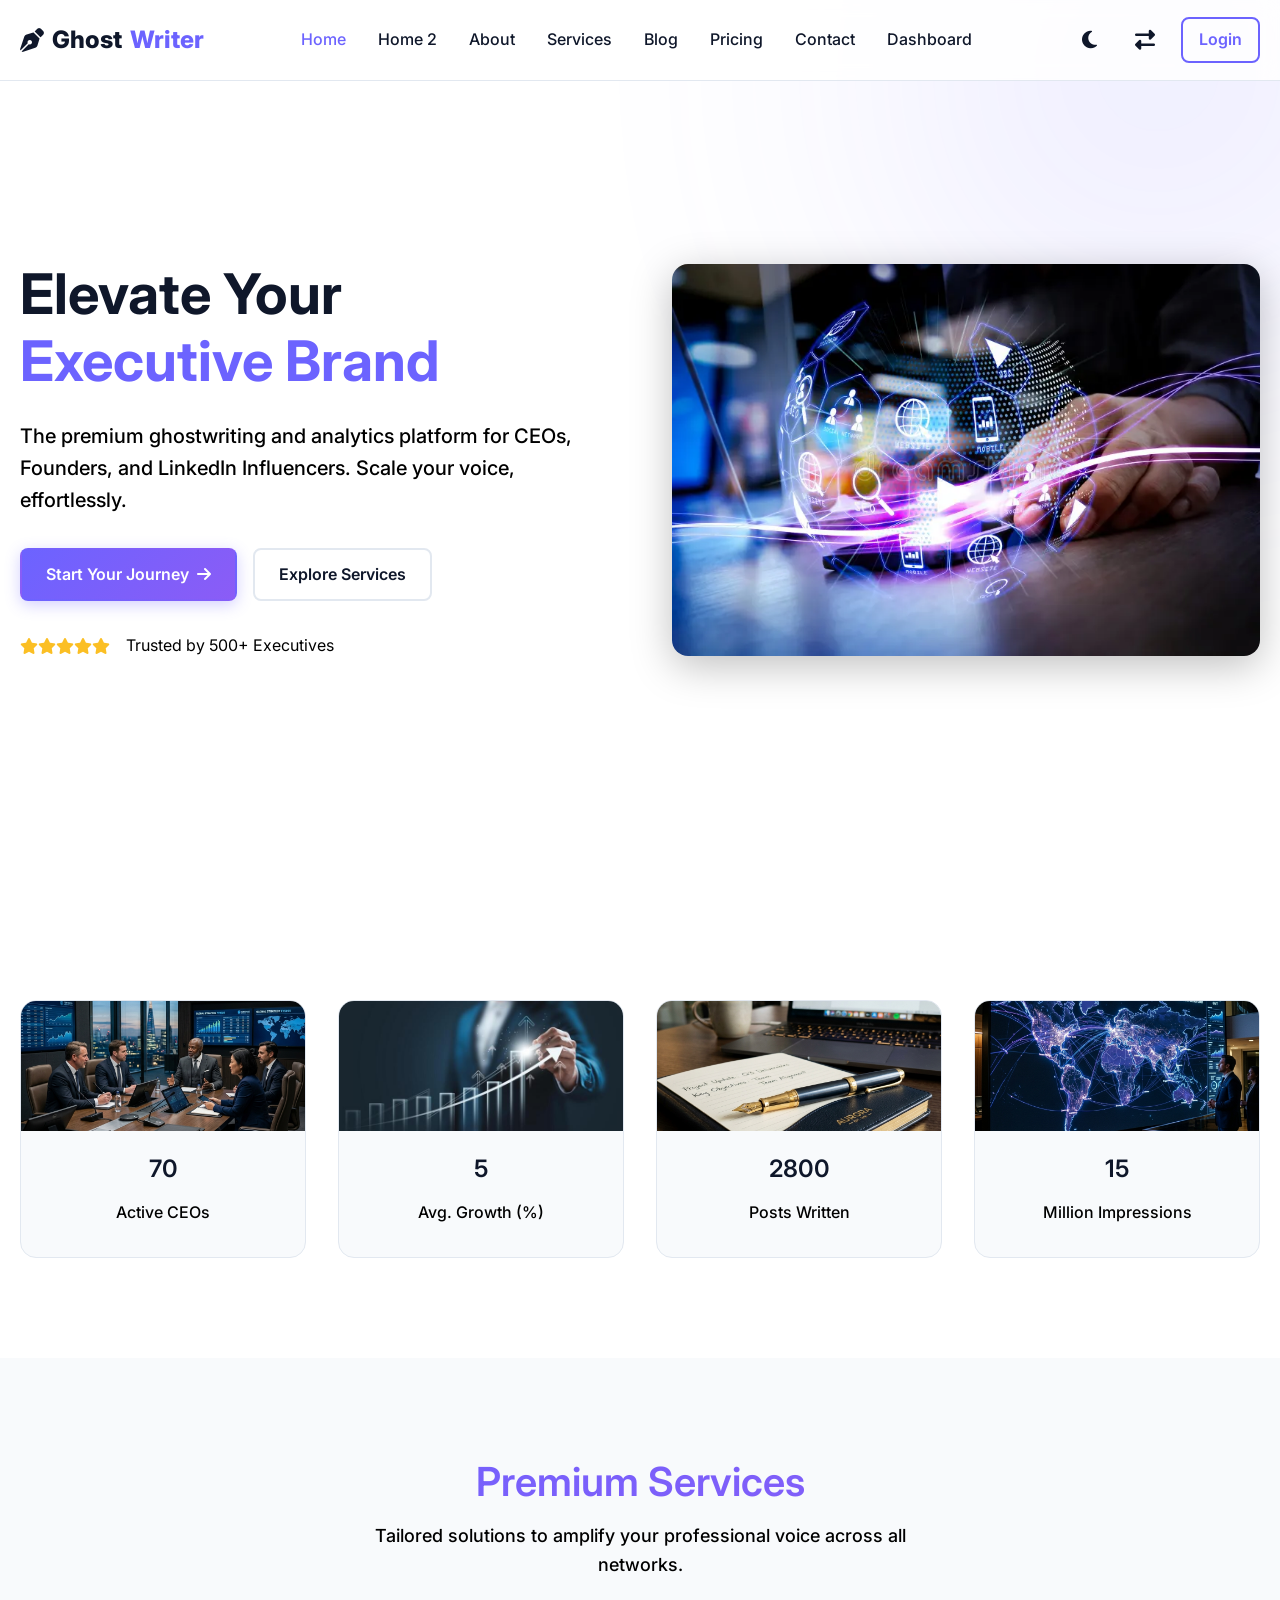
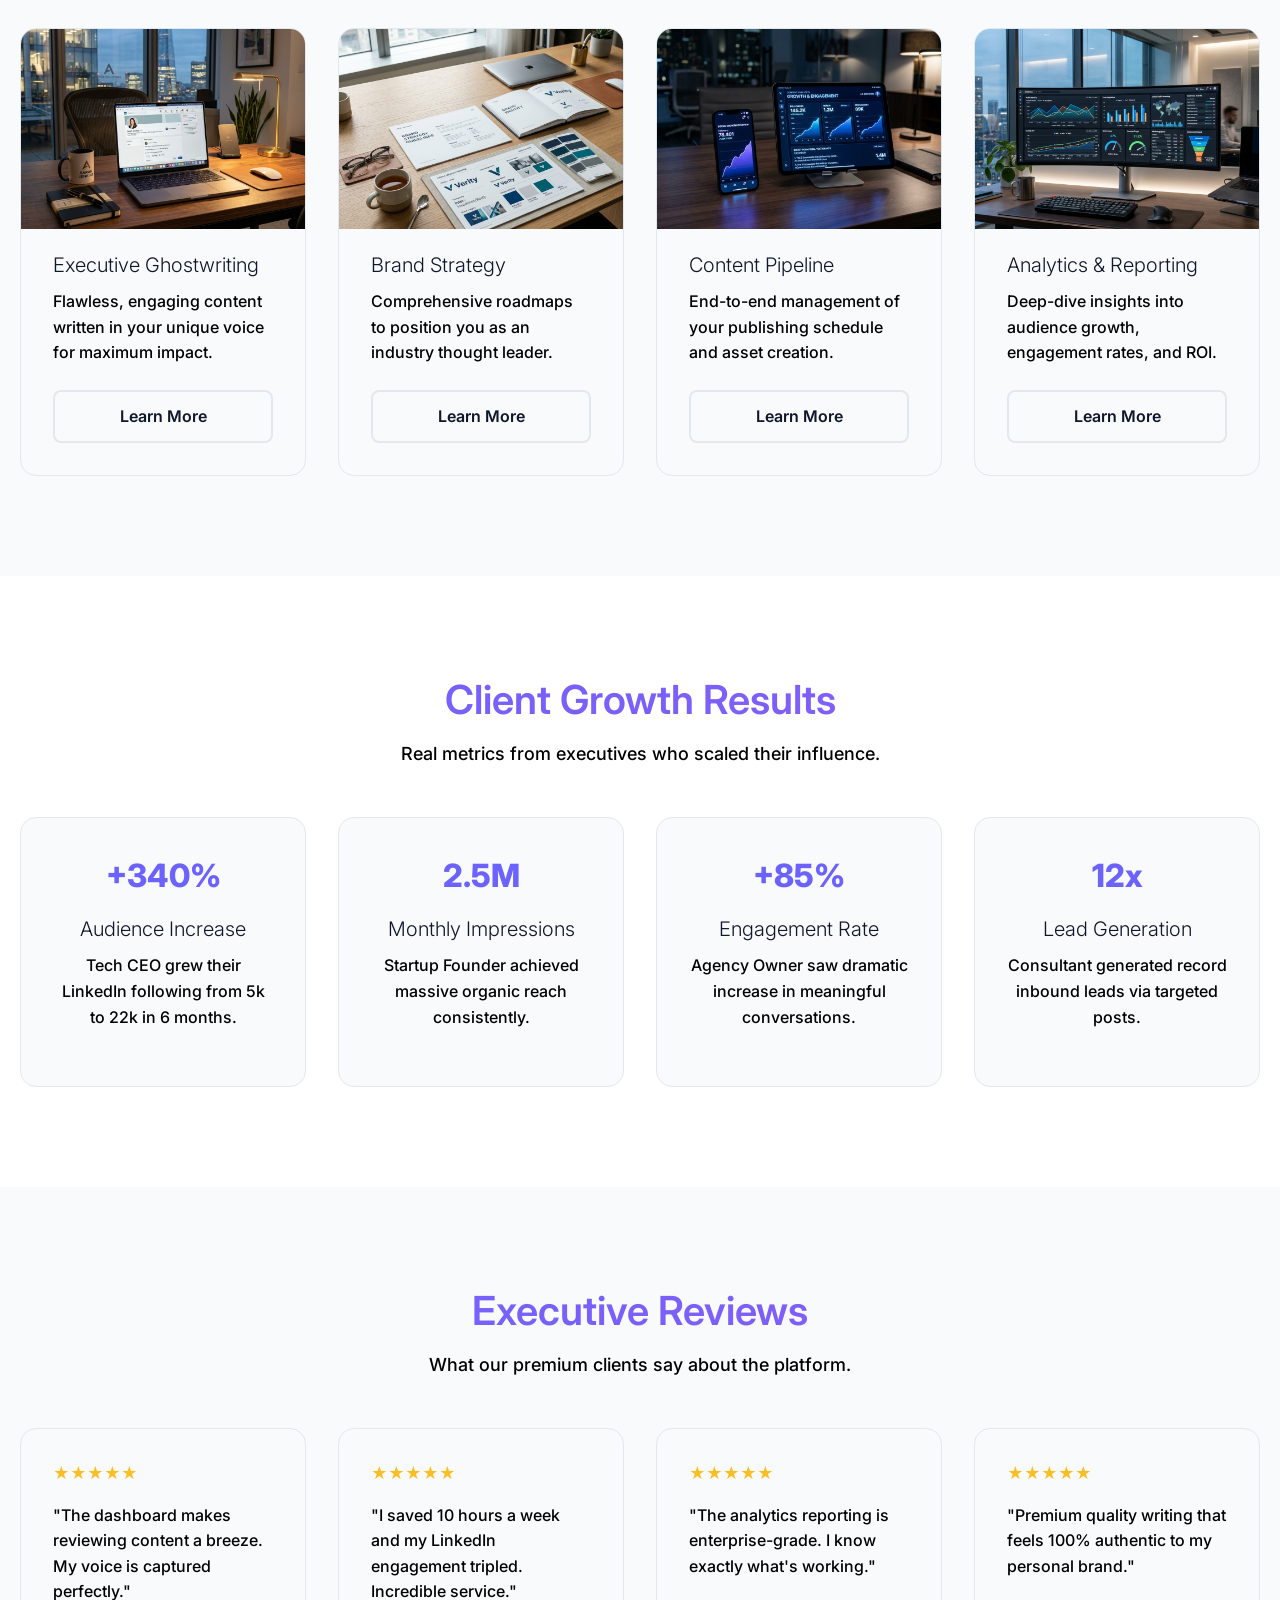
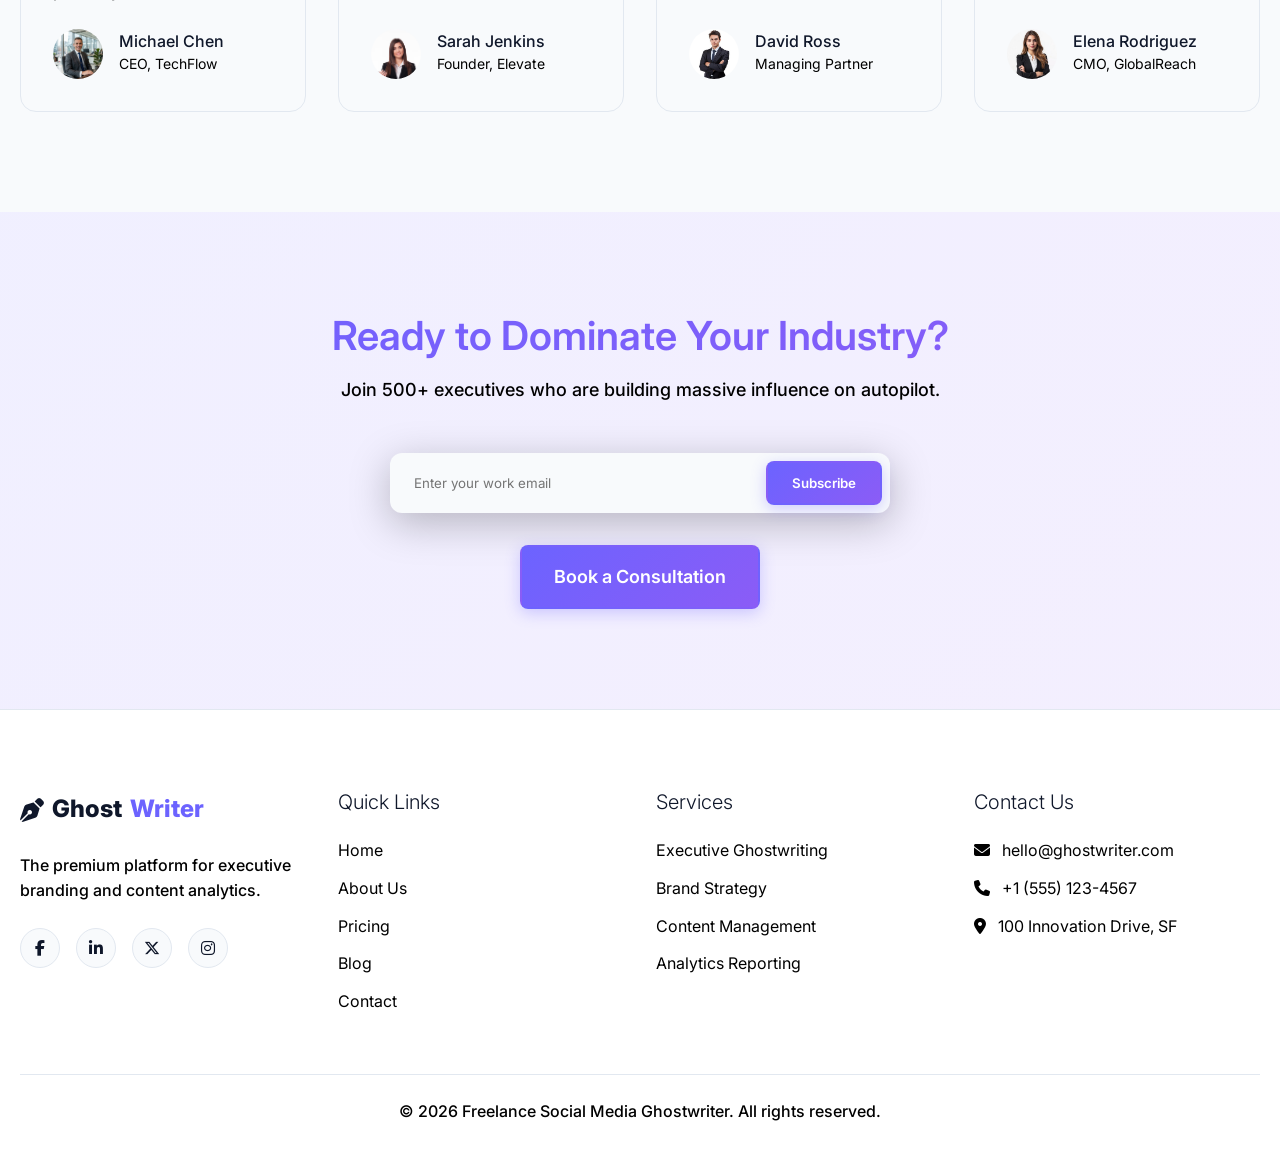
<file: index.html>
<!DOCTYPE html>
<html lang="en">

<head>
    <meta charset="UTF-8">
    <meta name="viewport" content="width=device-width, initial-scale=1.0">
    <title>Home - Freelance Social Media Ghostwriter</title>
    <meta name="description" content="Premium SaaS + Executive Branding + Social Media Analytics Platform">
    <link href="https://fonts.googleapis.com/css2?family=Inter:wght@300;400;500;600;700;800&display=swap" rel="stylesheet">
    <link rel="stylesheet" href="https://cdnjs.cloudflare.com/ajax/libs/font-awesome/6.5.1/css/all.min.css">
    <link rel="stylesheet" href="assets/css/style.css">
    <link rel="stylesheet" href="assets/css/dark-mode.css">
    <link rel="icon" type="image/svg+xml" href="data:image/svg+xml,<svg xmlns='http://www.w3.org/2000/svg' viewBox='0 0 512 512'><path fill='%236c63ff' d='M290.7 93.4c22.2-22.2 58.2-22.2 80.4 0l47.4 47.4c22.2 22.2 22.2 58.2 0 80.4l-219.3 219.3c-6 6-13.4 10.5-21.6 12.7l-79.9 22c-15.4 4.2-29.6-10-25.4-25.4l22-79.9c2.2-8.1 6.7-15.5 12.7-21.6L290.7 93.4zM512 48c0-26.5-21.5-48-48-48s-48 21.5-48 48 21.5 48 48 48 48-21.5 48-48zm-16 320l-128-128c-9.4-9.4-24.6-9.4-33.9 0l-22.6 22.6c-9.4 9.4-9.4 24.6 0 33.9l128 128c9.4 9.4 24.6 9.4 33.9 0l22.6-22.6c9.4-9.4 9.4-24.6 0-33.9z'/></svg>">
</head>

<body>

    <!-- NAVBAR -->
    <nav class="navbar">
        <div class="container">
            <a href="index.html" class="logo">
                <i class="fa-solid fa-pen-nib"></i>
                Ghost<span>Writer</span>
            </a>
            <div class="nav-links">
                <a href="index.html" class="active">Home</a>
                <a href="home-2.html">Home 2</a>
                <a href="about.html">About</a>
                <a href="services.html">Services</a>
                <a href="blog.html">Blog</a>
                <a href="pricing.html">Pricing</a>
                <a href="contact.html">Contact</a>
                <a href="dashboard.html">Dashboard</a>
                <div class="mobile-nav-actions">
                    <button class="theme-toggle" aria-label="Toggle Dark Mode">
                        <i class="fa-solid fa-moon"></i>
                        <i class="fa-solid fa-sun" style="display:none;"></i>
                    </button>
                    <button class="rtl-toggle" aria-label="Toggle RTL">
                        <i class="fa-solid fa-right-left"></i>
                    </button>
                    <a href="login.html" class="btn btn-outline" style="border: 2px solid var(--primary); color: var(--primary);">Login</a>
                </div>
            </div>
            <div class="nav-actions">
                <button class="theme-toggle" aria-label="Toggle Dark Mode">
                    <i class="fa-solid fa-moon"></i>
                    <i class="fa-solid fa-sun" style="display:none;"></i>
                </button>
                <button class="rtl-toggle" aria-label="Toggle RTL">
                    <i class="fa-solid fa-right-left"></i>
                </button>
                <a href="login.html" class="btn btn-outline"
                    style="padding: 0.5rem 1rem; border: 2px solid var(--primary); color: var(--primary);">Login</a>
                <button class="mobile-menu-btn">
                    <i class="fa-solid fa-bars"></i>
                </button>
            </div>
        </div>
    </nav>

    <!-- 1. HERO SECTION -->
    <header class="hero">
        <div class="container">
            <div class="hero-content">
                <h1>Elevate Your <br><span style="color:var(--primary)">Executive Brand</span></h1>
                <p>The premium ghostwriting and analytics platform for CEOs, Founders, and LinkedIn Influencers. Scale
                    your voice, effortlessly.</p>
                <div class="hero-btns">
                    <a href="pricing.html" class="btn btn-primary">Start Your Journey <i
                            class="fa-solid fa-arrow-right"></i></a>
                    <a href="services.html" class="btn btn-outline">Explore Services</a>
                </div>
                <div class="hero-rating" style="margin-top:2rem; display:flex; align-items:center; gap:1rem; color:var(--gray);">
                    <div style="display:flex;">
                        <i class="fa-solid fa-star" style="color:#fbbf24;"></i>
                        <i class="fa-solid fa-star" style="color:#fbbf24;"></i>
                        <i class="fa-solid fa-star" style="color:#fbbf24;"></i>
                        <i class="fa-solid fa-star" style="color:#fbbf24;"></i>
                        <i class="fa-solid fa-star" style="color:#fbbf24;"></i>
                    </div>
                    <span>Trusted by 500+ Executives</span>
                </div>
            </div>
            <div class="hero-img-wrap">
                <img src="assets/images/home-hero.png" alt="Executive Branding Dashboard">
            </div>
        </div>
    </header>

    <!-- 2. STATS SECTION (4 cards) -->
    <section class="section-padding">
        <div class="container">
            <div class="grid-4">
                <div class="card text-center stats-card" style="padding: 0; overflow: hidden;">
                    <div style="width: 100%; height: 130px; overflow: hidden;">
                        <img src="assets/images/active-ceos.png" alt="Active CEOs" style="width: 100%; height: 100%; object-fit: cover;">
                    </div>
                    <div style="padding: 1.5rem 2rem 2rem;">
                        <h2 class="counter" data-target="250">0</h2>
                        <p class="card-text" style="margin:0;">Active CEOs</p>
                    </div>
                </div>
                <div class="card text-center stats-card" style="padding: 0; overflow: hidden;">
                    <div style="width: 100%; height: 130px; overflow: hidden;">
                        <img src="assets/images/average.png" alt="Average Growth" style="width: 100%; height: 100%; object-fit: cover;">
                    </div>
                    <div style="padding: 1.5rem 2rem 2rem;">
                        <h2 class="counter" data-target="15">0</h2>
                        <p class="card-text" style="margin:0;">Avg. Growth (%)</p>
                    </div>
                </div>
                <div class="card text-center stats-card" style="padding: 0; overflow: hidden;">
                    <div style="width: 100%; height: 130px; overflow: hidden;">
                        <img src="assets/images/posts-written.png" alt="Posts Written" style="width: 100%; height: 100%; object-fit: cover;">
                    </div>
                    <div style="padding: 1.5rem 2rem 2rem;">
                        <h2 class="counter" data-target="10000">0</h2>
                        <p class="card-text" style="margin:0;">Posts Written</p>
                    </div>
                </div>
                <div class="card text-center stats-card" style="padding: 0; overflow: hidden;">
                    <div style="width: 100%; height: 130px; overflow: hidden;">
                        <img src="assets/images/million-impressions.png" alt="Million Impressions" style="width: 100%; height: 100%; object-fit: cover;">
                    </div>
                    <div style="padding: 1.5rem 2rem 2rem;">
                        <h2 class="counter" data-target="50">0</h2>
                        <p class="card-text" style="margin:0;">Million Impressions</p>
                    </div>
                </div>
            </div>
        </div>
    </section>

    <!-- 3. SERVICES SECTION (4 cards) -->
    <section class="section-padding" style="background:var(--card-bg);">
        <div class="container">
            <div class="text-center">
                <h2 class="section-title">Premium Services</h2>
                <p class="section-subtitle">Tailored solutions to amplify your professional voice across all networks.
                </p>
            </div>
            <div class="grid-4">
                <div class="card card-flush">
                    <div class="card-img-wrap">
                        <img src="assets/images/linkedin-service.png" alt="Ghostwriting">
                    </div>
                    <div class="card-content">
                        <h3 class="card-title">Executive Ghostwriting</h3>
                        <p class="card-text">Flawless, engaging content written in your unique voice for maximum impact.
                        </p>
                        <div class="card-footer">
                            <a href="services-details.html" class="btn btn-outline" style="width:100%;">Learn More</a>
                        </div>
                    </div>
                </div>
                <div class="card card-flush">
                    <div class="card-img-wrap">
                        <img src="assets/images/brand-service.png" alt="Brand Strategy">
                    </div>
                    <div class="card-content">
                        <h3 class="card-title">Brand Strategy</h3>
                        <p class="card-text">Comprehensive roadmaps to position you as an industry thought leader.</p>
                        <div class="card-footer">
                            <a href="services-details.html" class="btn btn-outline" style="width:100%;">Learn More</a>
                        </div>
                    </div>
                </div>
                <div class="card card-flush">
                    <div class="card-img-wrap">
                        <img src="assets/images/twitter-service.png" alt="Content Management">
                    </div>
                    <div class="card-content">
                        <h3 class="card-title">Content Pipeline</h3>
                        <p class="card-text">End-to-end management of your publishing schedule and asset creation.</p>
                        <div class="card-footer">
                            <a href="services-details.html" class="btn btn-outline" style="width:100%;">Learn More</a>
                        </div>
                    </div>
                </div>
                <div class="card card-flush">
                    <div class="card-img-wrap">
                        <img src="assets/images/analytics-service.png" alt="Analytics Reporting">
                    </div>
                    <div class="card-content">
                        <h3 class="card-title">Analytics & Reporting</h3>
                        <p class="card-text">Deep-dive insights into audience growth, engagement rates, and ROI.</p>
                        <div class="card-footer">
                            <a href="services-details.html" class="btn btn-outline" style="width:100%;">Learn More</a>
                        </div>
                    </div>
                </div>
            </div>
        </div>
    </section>

    <!-- 4. CASE STUDIES (4 cards) -->
    <section class="section-padding">
        <div class="container">
            <div class="text-center">
                <h2 class="section-title">Client Growth Results</h2>
                <p class="section-subtitle">Real metrics from executives who scaled their influence.</p>
            </div>
            <div class="grid-4">
                <div class="card text-center">
                    <div class="card-content">
                        <div style="font-size:2rem; font-weight:800; color:var(--primary); margin-bottom:1rem;">+340%
                        </div>
                        <h3 class="card-title">Audience Increase</h3>
                        <p class="card-text">Tech CEO grew their LinkedIn following from 5k to 22k in 6 months.</p>
                    </div>
                </div>
                <div class="card text-center">
                    <div class="card-content">
                        <div style="font-size:2rem; font-weight:800; color:var(--primary); margin-bottom:1rem;">2.5M
                        </div>
                        <h3 class="card-title">Monthly Impressions</h3>
                        <p class="card-text">Startup Founder achieved massive organic reach consistently.</p>
                    </div>
                </div>
                <div class="card text-center">
                    <div class="card-content">
                        <div style="font-size:2rem; font-weight:800; color:var(--primary); margin-bottom:1rem;">+85%
                        </div>
                        <h3 class="card-title">Engagement Rate</h3>
                        <p class="card-text">Agency Owner saw dramatic increase in meaningful conversations.</p>
                    </div>
                </div>
                <div class="card text-center">
                    <div class="card-content">
                        <div style="font-size:2rem; font-weight:800; color:var(--primary); margin-bottom:1rem;">12x
                        </div>
                        <h3 class="card-title">Lead Generation</h3>
                        <p class="card-text">Consultant generated record inbound leads via targeted posts.</p>
                    </div>
                </div>
            </div>
        </div>
    </section>

    <!-- 5. TESTIMONIALS (4 cards) -->
    <section class="section-padding" style="background:var(--card-bg);">
        <div class="container">
            <div class="text-center">
                <h2 class="section-title">Executive Reviews</h2>
                <p class="section-subtitle">What our premium clients say about the platform.</p>
            </div>
            <div class="grid-4">
                <div class="card">
                    <div style="color:#fbbf24; margin-bottom:1rem;">★★★★★</div>
                    <p class="card-text">"The dashboard makes reviewing content a breeze. My voice is captured
                        perfectly."</p>
                    <div style="display:flex; align-items:center; gap:1rem;">
                        <img src="assets/images/avatar.png"
                            style="width:50px; height:50px; border-radius:50%; object-fit:cover; object-position: center top;">
                        <div>
                            <h4 style="margin:0; font-size:1rem;">Michael Chen</h4>
                            <span style="color:var(--gray); font-size:0.875rem;">CEO, TechFlow</span>
                        </div>
                    </div>
                </div>
                <div class="card">
                    <div style="color:#fbbf24; margin-bottom:1rem;">★★★★★</div>
                    <p class="card-text">"I saved 10 hours a week and my LinkedIn engagement tripled. Incredible
                        service."</p>
                    <div style="display:flex; align-items:center; gap:1rem;">
                        <img src="assets/images/women.png"
                            style="width:50px; height:50px; border-radius:50%; object-fit:cover; object-position: center top;">
                        <div>
                            <h4 style="margin:0; font-size:1rem;">Sarah Jenkins</h4>
                            <span style="color:var(--gray); font-size:0.875rem;">Founder, Elevate</span>
                        </div>
                    </div>
                </div>
                <div class="card">
                    <div style="color:#fbbf24; margin-bottom:1rem;">★★★★★</div>
                    <p class="card-text">"The analytics reporting is enterprise-grade. I know exactly what's working."
                    </p>
                    <div style="display:flex; align-items:center; gap:1rem;">
                        <img src="assets/images/prof-image.png"
                            style="width:50px; height:50px; border-radius:50%; object-fit:cover; object-position: center top;">
                        <div>
                            <h4 style="margin:0; font-size:1rem;">David Ross</h4>
                            <span style="color:var(--gray); font-size:0.875rem;">Managing Partner</span>
                        </div>
                    </div>
                </div>
                <div class="card">
                    <div style="color:#fbbf24; margin-bottom:1rem;">★★★★★</div>
                    <p class="card-text">"Premium quality writing that feels 100% authentic to my personal brand."</p>
                    <div style="display:flex; align-items:center; gap:1rem;">
                        <img src="assets/images/women2.png"
                            style="width:50px; height:50px; border-radius:50%; object-fit:cover; object-position: center top;">
                        <div>
                            <h4 style="margin:0; font-size:1rem;">Elena Rodriguez</h4>
                            <span style="color:var(--gray); font-size:0.875rem;">CMO, GlobalReach</span>
                        </div>
                    </div>
                </div>
            </div>
        </div>
    </section>

    <!-- 6. CTA + NEWSLETTER -->
    <section class="section-padding cta-section" style="position:relative; overflow:hidden;">
        <div
            style="position:absolute; top:0; left:0; width:100%; height:100%; background:var(--gradient); opacity:0.1; z-index:-1;">
        </div>
        <div class="container text-center">
            <h2 class="section-title">Ready to Dominate Your Industry?</h2>
            <p class="section-subtitle">Join 500+ executives who are building massive influence on autopilot.</p>

            <div style="max-width:500px; margin:0 auto 2rem;">
                <form class="newsletter-form"
                    style="background:var(--card-bg); padding:0.5rem; border-radius:0.75rem; box-shadow:var(--shadow);">
                    <input type="email" placeholder="Enter your work email"
                        style="border:none; background:transparent; color:var(--text-color); outline:none;" required>
                    <button type="submit" class="btn btn-primary">Subscribe</button>
                </form>
            </div>

            <a href="pricing.html" class="btn btn-primary" style="font-size:1.125rem; padding:1rem 2rem;">Book a
                Consultation</a>
        </div>
    </section>

    <!-- FOOTER -->
    <footer class="footer">
        <div class="container">
            <div class="footer-grid">
                <div class="footer-widget">
                    <a href="index.html" class="logo" style="color:var(--heading-color); margin-bottom:1.5rem;">
                        <i class="fa-solid fa-pen-nib"></i>
                        Ghost<span style="color:var(--primary);">Writer</span>
                    </a>
                    <p style="color:var(--gray); margin-bottom:1.5rem;">The premium platform for executive branding and
                        content analytics.</p>
                    <div class="social-icons">
                        <a href="#"><i class="fa-brands fa-facebook-f"></i></a>
                        <a href="#"><i class="fa-brands fa-linkedin-in"></i></a>
                        <a href="#"><i class="fa-brands fa-x-twitter"></i></a>
                        <a href="#"><i class="fa-brands fa-instagram"></i></a>
                    </div>
                </div>
                <div class="footer-widget">
                    <h3>Quick Links</h3>
                    <ul class="footer-links">
                        <li><a href="index.html">Home</a></li>
                        <li><a href="about.html">About Us</a></li>
                        <li><a href="pricing.html">Pricing</a></li>
                        <li><a href="blog.html">Blog</a></li>
                        <li><a href="contact.html">Contact</a></li>
                    </ul>
                </div>
                <div class="footer-widget">
                    <h3>Services</h3>
                    <ul class="footer-links">
                        <li><a href="services-details.html">Executive Ghostwriting</a></li>
                        <li><a href="services-details.html">Brand Strategy</a></li>
                        <li><a href="services-details.html">Content Management</a></li>
                        <li><a href="services-details.html">Analytics Reporting</a></li>
                    </ul>
                </div>
                <div class="footer-widget">
                    <h3>Contact Us</h3>
                    <ul class="footer-links">
                        <li style="color:var(--gray);"><i class="fa-solid fa-envelope" style="margin-right:0.5rem;"></i>
                            hello@ghostwriter.com</li>
                        <li style="color:var(--gray);"><i class="fa-solid fa-phone" style="margin-right:0.5rem;"></i> +1
                            (555) 123-4567</li>
                        <li style="color:var(--gray);"><i class="fa-solid fa-location-dot"
                                style="margin-right:0.5rem;"></i> 100 Innovation Drive, SF</li>
                    </ul>
                </div>
            </div>
            <div class="footer-bottom">
                <p>&copy; 2026 Freelance Social Media Ghostwriter. All rights reserved.</p>
            </div>
        </div>
    </footer>

    <script src="assets/js/main.js"></script>
</body>

</html>
</file>
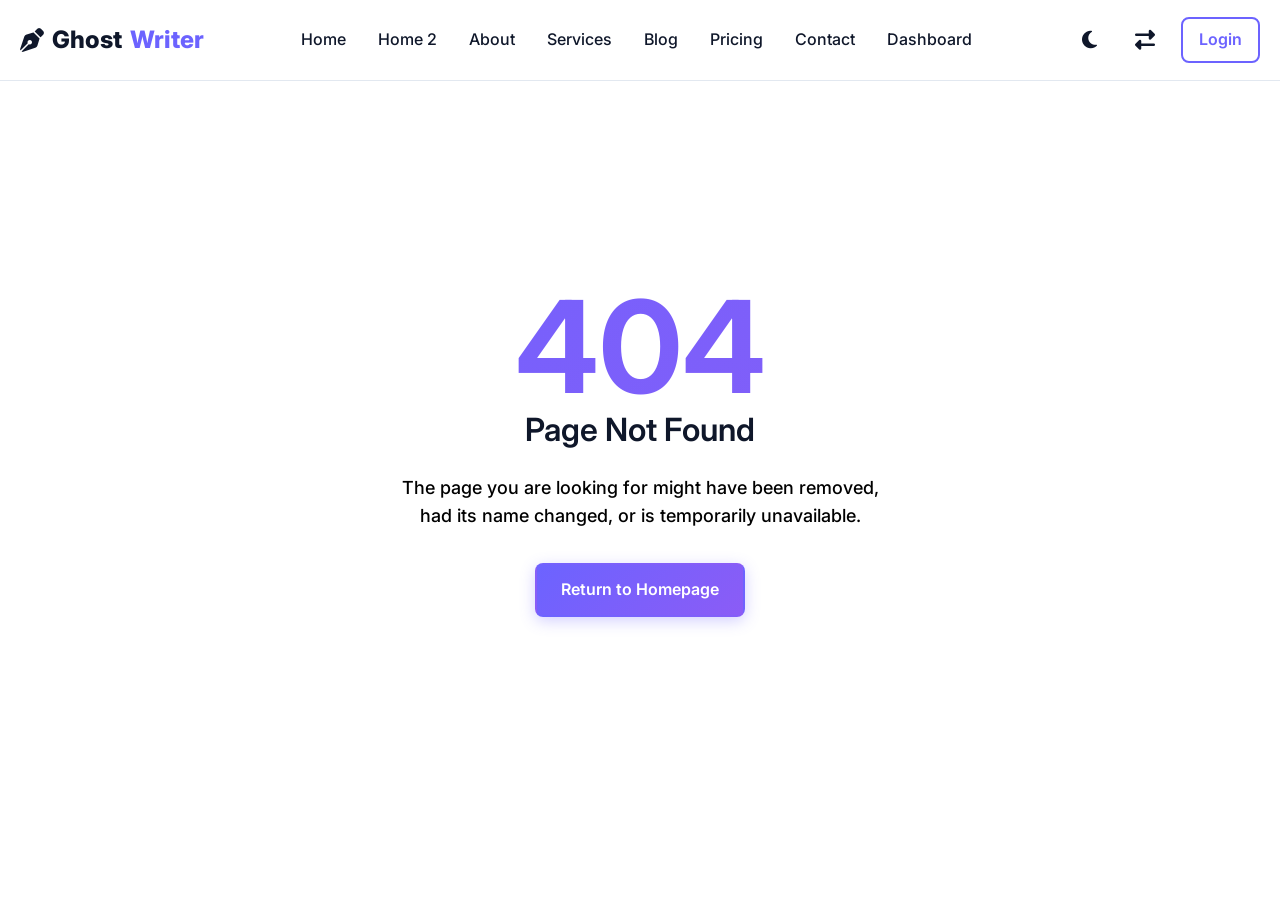
<file: 404-error.html>
<!DOCTYPE html>
<html lang="en">

<head>
    <meta charset="UTF-8">
    <meta name="viewport" content="width=device-width, initial-scale=1.0">
    <title>404 Error - Freelance Social Media Ghostwriter</title>
    <link href="https://fonts.googleapis.com/css2?family=Inter:wght@300;400;500;600;700;800&display=swap"
        rel="stylesheet">
    <link rel="stylesheet" href="https://cdnjs.cloudflare.com/ajax/libs/font-awesome/6.5.1/css/all.min.css">
    <link rel="stylesheet" href="assets/css/style.css">
    <link rel="stylesheet" href="assets/css/dark-mode.css">
    <link rel="icon" type="image/svg+xml"
        href="data:image/svg+xml,<svg xmlns='http://www.w3.org/2000/svg' viewBox='0 0 512 512'><path fill='%236c63ff' d='M290.7 93.4c22.2-22.2 58.2-22.2 80.4 0l47.4 47.4c22.2 22.2 22.2 58.2 0 80.4l-219.3 219.3c-6 6-13.4 10.5-21.6 12.7l-79.9 22c-15.4 4.2-29.6-10-25.4-25.4l22-79.9c2.2-8.1 6.7-15.5 12.7-21.6L290.7 93.4zM512 48c0-26.5-21.5-48-48-48s-48 21.5-48 48 21.5 48 48 48 48-21.5 48-48zm-16 320l-128-128c-9.4-9.4-24.6-9.4-33.9 0l-22.6 22.6c-9.4 9.4-9.4 24.6 0 33.9l128 128c9.4 9.4 24.6 9.4 33.9 0l22.6-22.6c9.4-9.4 9.4-24.6 0-33.9z'/></svg>">
</head>

<body>

    <!-- NAVBAR -->
    <nav class="navbar">
        <div class="container">
            <a href="index.html" class="logo">
                <i class="fa-solid fa-pen-nib"></i>
                Ghost<span>Writer</span>
            </a>
            <div class="nav-links">
                <a href="index.html">Home</a>
                <a href="home-2.html">Home 2</a>
                <a href="about.html">About</a>
                <a href="services.html">Services</a>
                <a href="blog.html">Blog</a>
                <a href="pricing.html">Pricing</a>
                <a href="contact.html">Contact</a>
                <a href="dashboard.html">Dashboard</a>
                <div class="mobile-nav-actions">
                    <button class="theme-toggle" aria-label="Toggle Dark Mode">
                        <i class="fa-solid fa-moon"></i>
                        <i class="fa-solid fa-sun" style="display:none;"></i>
                    </button>
                    <button class="rtl-toggle" aria-label="Toggle RTL">
                        <i class="fa-solid fa-right-left"></i>
                    </button>
                    <a href="login.html" class="btn btn-outline"
                        style="border: 2px solid var(--primary); color: var(--primary);">Login</a>
                </div>
            </div>
            <div class="nav-actions">
                <button class="theme-toggle" aria-label="Toggle Dark Mode">
                    <i class="fa-solid fa-moon"></i>
                    <i class="fa-solid fa-sun" style="display:none;"></i>
                </button>
                <button class="rtl-toggle" aria-label="Toggle RTL">
                    <i class="fa-solid fa-right-left"></i>
                </button>
                <a href="login.html" class="btn btn-outline"
                    style="padding: 0.5rem 1rem; border: 2px solid var(--primary); color: var(--primary);">Login</a>
                <button class="mobile-menu-btn">
                    <i class="fa-solid fa-bars"></i>
                </button>
            </div>
        </div>
    </nav>

    <section class="section-padding text-center"
        style="min-height:100vh; display:flex; align-items:center; justify-content:center; background:var(--bg-color);">
        <div class="container">
            <h1
                style="font-size:8rem; background:var(--gradient); -webkit-background-clip:text; background-clip:text; -webkit-text-fill-color:transparent; margin-bottom:0; line-height:1;">
                404</h1>
            <h2 style="font-size:2rem; margin-bottom:1.5rem;">Page Not Found</h2>
            <p style="color:var(--gray); font-size:1.125rem; max-width:500px; margin:0 auto 2rem;">The page you are
                looking for might have been removed, had its name changed, or is temporarily unavailable.</p>
            <a href="index.html" class="btn btn-primary">Return to Homepage</a>
        </div>
    </section>

    <script src="assets/js/main.js"></script>
</body>

</html>
</file>
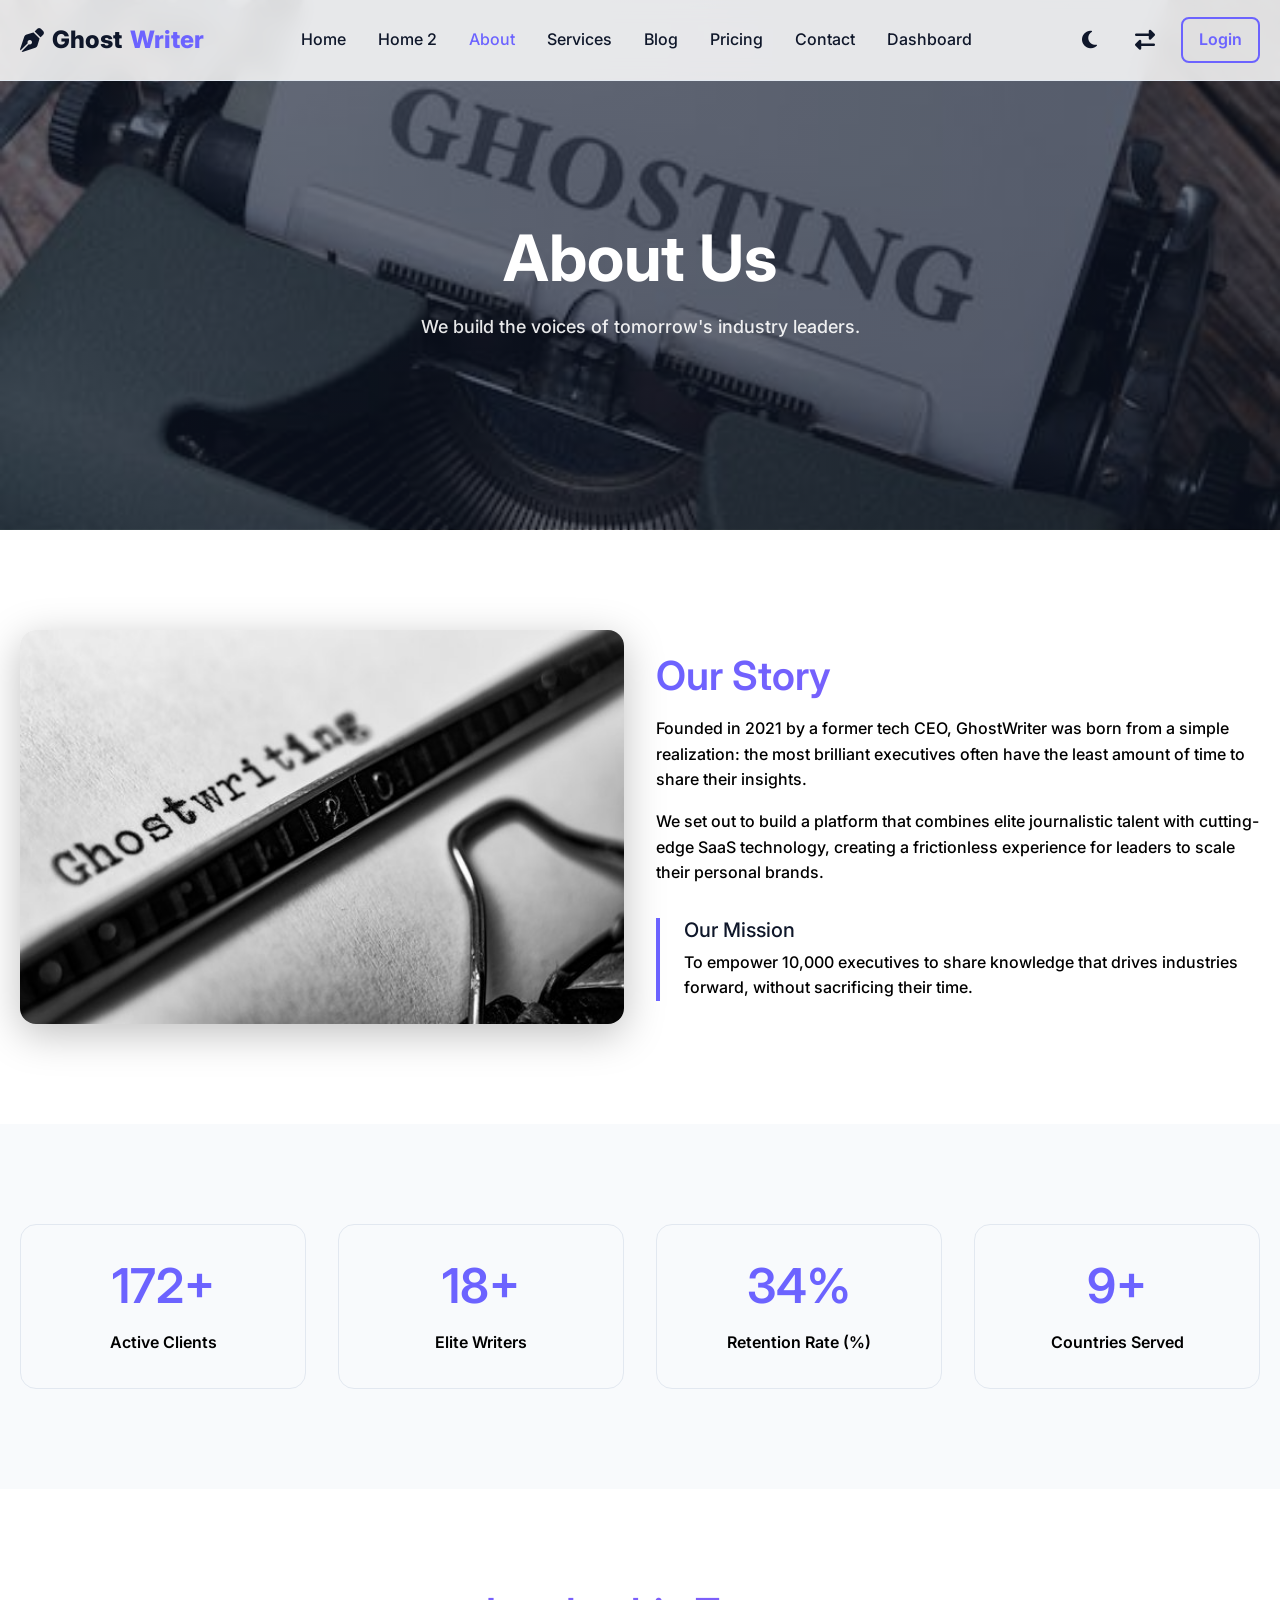
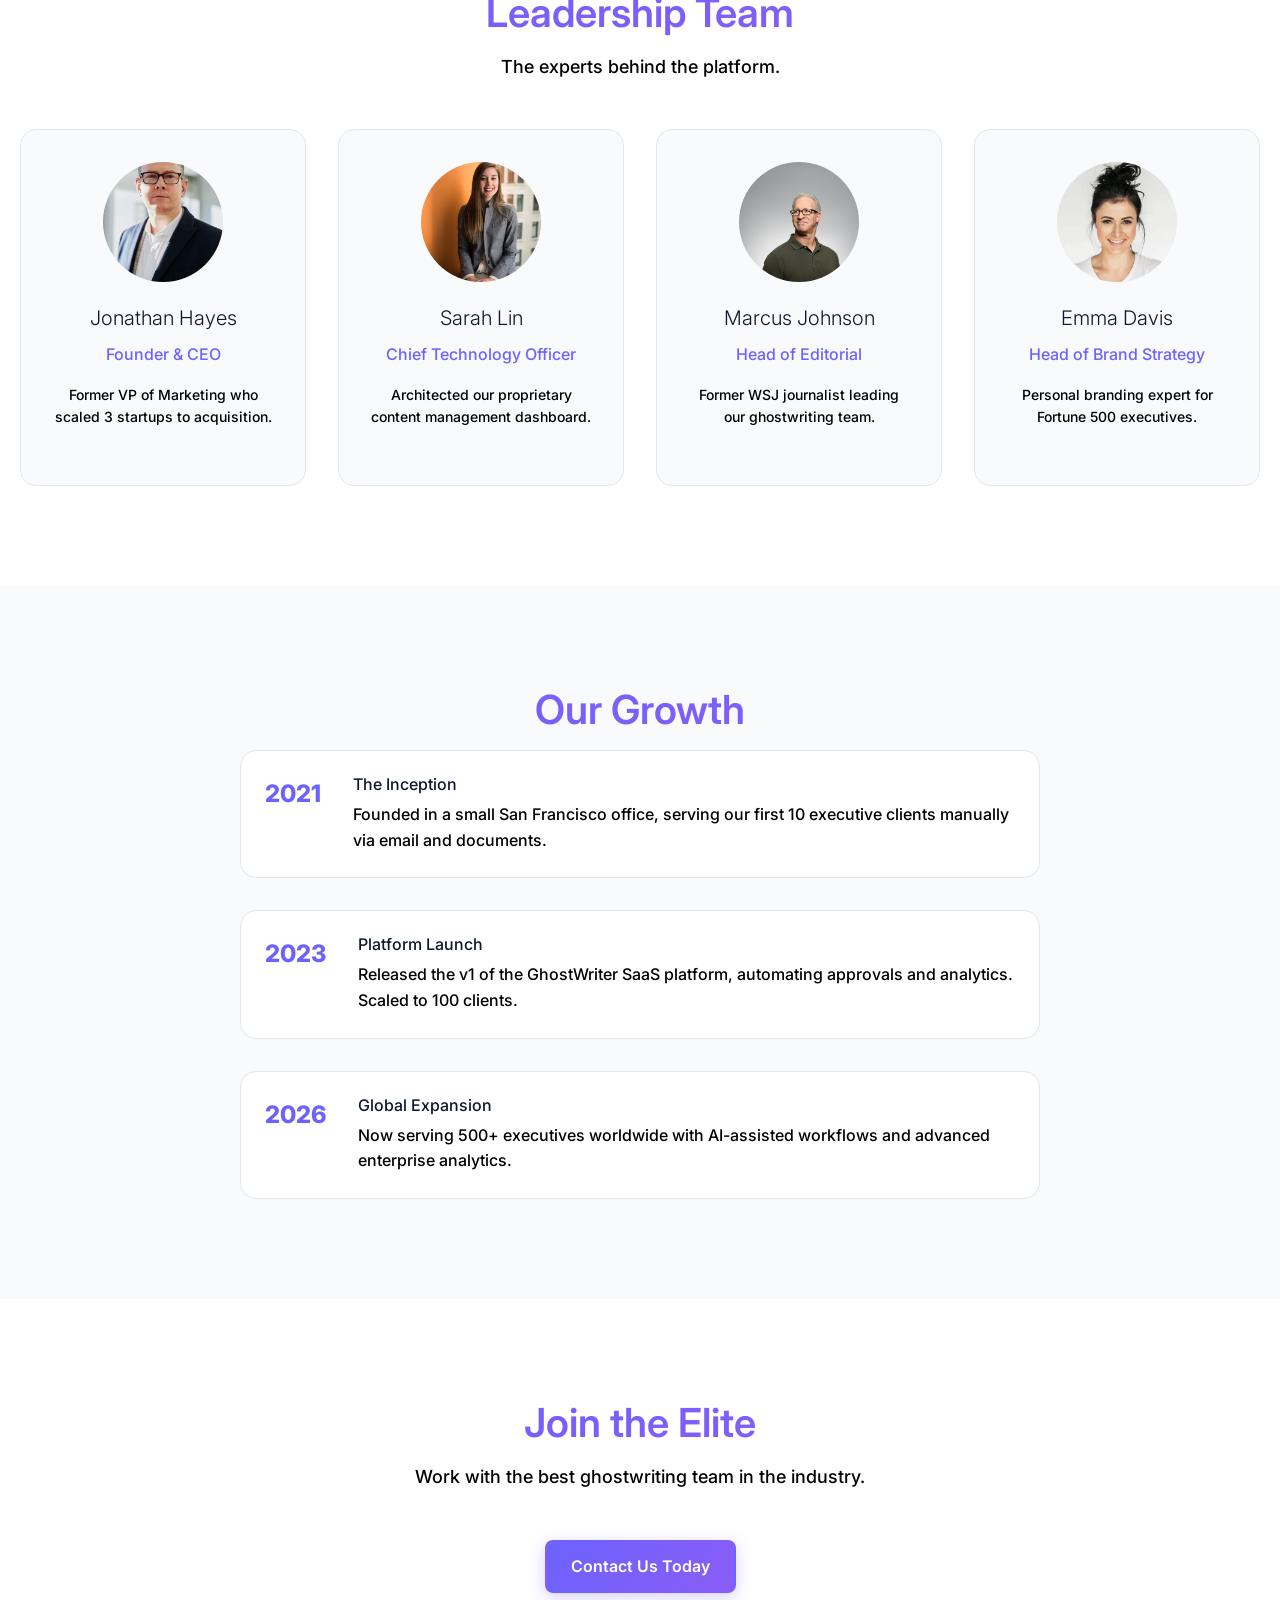
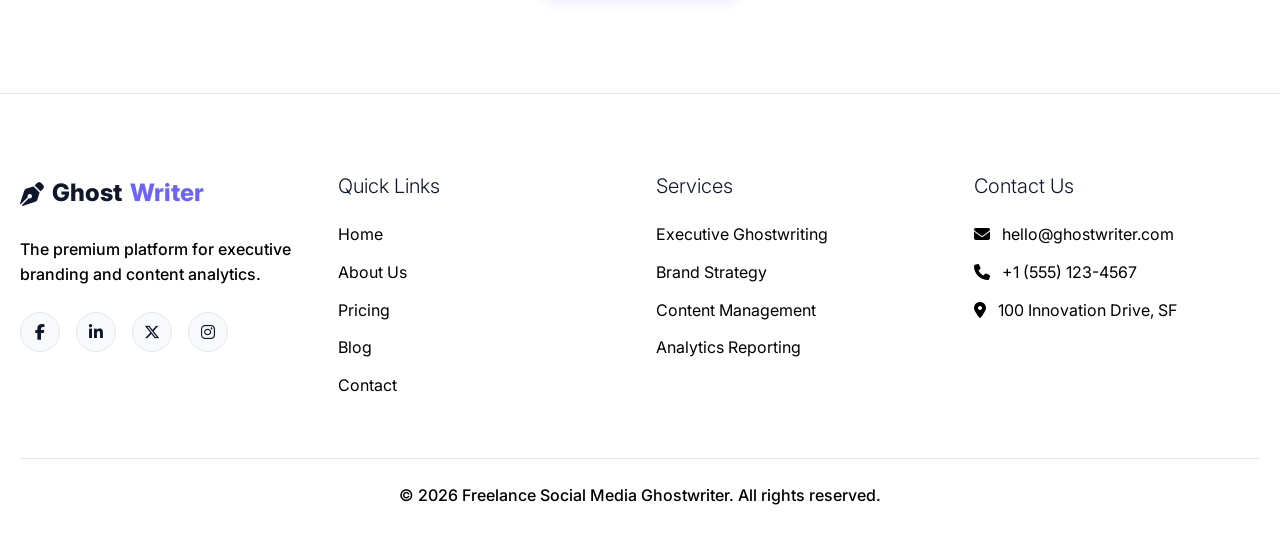
<file: about.html>
<!DOCTYPE html>
<html lang="en">

<head>
    <meta charset="UTF-8">
    <meta name="viewport" content="width=device-width, initial-scale=1.0">
    <title>About Us - Freelance Social Media Ghostwriter</title>
    <meta name="description" content="Learn about our executive branding process and team.">
    <link href="https://fonts.googleapis.com/css2?family=Inter:wght@300;400;500;600;700;800&display=swap" rel="stylesheet">
    <link rel="stylesheet" href="https://cdnjs.cloudflare.com/ajax/libs/font-awesome/6.5.1/css/all.min.css">
    <link rel="stylesheet" href="assets/css/style.css">
    <link rel="stylesheet" href="assets/css/dark-mode.css">
    <link rel="icon" type="image/svg+xml"
        href="data:image/svg+xml,<svg xmlns='http://www.w3.org/2000/svg' viewBox='0 0 512 512'><path fill='%236c63ff' d='M290.7 93.4c22.2-22.2 58.2-22.2 80.4 0l47.4 47.4c22.2 22.2 22.2 58.2 0 80.4l-219.3 219.3c-6 6-13.4 10.5-21.6 12.7l-79.9 22c-15.4 4.2-29.6-10-25.4-25.4l22-79.9c2.2-8.1 6.7-15.5 12.7-21.6L290.7 93.4zM512 48c0-26.5-21.5-48-48-48s-48 21.5-48 48 21.5 48 48 48 48-21.5 48-48zm-16 320l-128-128c-9.4-9.4-24.6-9.4-33.9 0l-22.6 22.6c-9.4 9.4-9.4 24.6 0 33.9l128 128c9.4 9.4 24.6 9.4 33.9 0l22.6-22.6c9.4-9.4 9.4-24.6 0-33.9z'/></svg>">
</head>

<body>

    <!-- NAVBAR -->
    <nav class="navbar">
        <div class="container">
            <a href="index.html" class="logo">
                <i class="fa-solid fa-pen-nib"></i>
                Ghost<span>Writer</span>
            </a>
            <div class="nav-links">
                <a href="index.html">Home</a>
                <a href="home-2.html">Home 2</a>
                <a href="about.html" class="active">About</a>
                <a href="services.html">Services</a>
                <a href="blog.html">Blog</a>
                <a href="pricing.html">Pricing</a>
                <a href="contact.html">Contact</a>
                <a href="dashboard.html">Dashboard</a>
                <div class="mobile-nav-actions">
                    <button class="theme-toggle" aria-label="Toggle Dark Mode">
                        <i class="fa-solid fa-moon"></i>
                        <i class="fa-solid fa-sun" style="display:none;"></i>
                    </button>
                    <button class="rtl-toggle" aria-label="Toggle RTL">
                        <i class="fa-solid fa-right-left"></i>
                    </button>
                    <a href="login.html" class="btn btn-outline"
                        style="border: 2px solid var(--primary); color: var(--primary);">Login</a>
                </div>
            </div>
            <div class="nav-actions">
                <button class="theme-toggle" aria-label="Toggle Dark Mode">
                    <i class="fa-solid fa-moon"></i>
                    <i class="fa-solid fa-sun" style="display:none;"></i>
                </button>
                <button class="rtl-toggle" aria-label="Toggle RTL">
                    <i class="fa-solid fa-right-left"></i>
                </button>
                <a href="login.html" class="btn btn-outline"
                    style="padding: 0.5rem 1rem; border: 2px solid var(--primary); color: var(--primary);">Login</a>
                <button class="mobile-menu-btn">
                    <i class="fa-solid fa-bars"></i>
                </button>
            </div>
        </div>
    </nav>

    <!-- PAGE HEADER -->
    <div class="page-header about-header">
        <div class="container">
            <h1>About Us</h1>
            <p class="section-subtitle">We build the voices of tomorrow's industry leaders.</p>
        </div>
    </div>

    <!-- STORY & MISSION -->
    <section class="section-padding">
        <div class="container">
            <div class="grid-2" style="align-items:center;">
                <img src="assets/images/about.png" alt="Our Story"
                    style="border-radius:1rem; box-shadow: var(--shadow); width: 100%; height: auto; object-fit: cover; aspect-ratio: 552/360;">
                <div>
                    <h2 class="section-title">Our Story</h2>
                    <p style="margin-bottom:1rem; color:var(--gray);">Founded in 2021 by a former tech CEO, GhostWriter
                        was born from a simple realization: the most brilliant executives often have the least amount of
                        time to share their insights.</p>
                    <p style="margin-bottom:1.5rem; color:var(--gray);">We set out to build a platform that combines
                        elite journalistic talent with cutting-edge SaaS technology, creating a frictionless experience
                        for leaders to scale their personal brands.</p>
                    <div style="border-left:4px solid var(--primary); padding-left:1.5rem; margin-top:2rem;">
                        <h4 style="font-size:1.25rem; margin-bottom:0.5rem;">Our Mission</h4>
                        <p style="color:var(--gray);">To empower 10,000 executives to share knowledge that drives
                            industries forward, without sacrificing their time.</p>
                    </div>
                </div>
            </div>
        </div>
    </section>

    <!-- STATS (4 CARDS) -->
    <section class="section-padding" style="background:var(--card-bg);">
        <div class="container">
            <div class="grid-4">
                <div class="card text-center">
                    <h2 class="counter" style="font-size:3rem; color:var(--primary);" data-target="500+">0</h2>
                    <p class="card-text" style="margin:0; font-weight:600;">Active Clients</p>
                </div>
                <div class="card text-center">
                    <h2 class="counter" style="font-size:3rem; color:var(--primary);" data-target="50+">0</h2>
                    <p class="card-text" style="margin:0; font-weight:600;">Elite Writers</p>
                </div>
                <div class="card text-center">
                    <h2 class="counter" style="font-size:3rem; color:var(--primary);" data-target="98%">0</h2>
                    <p class="card-text" style="margin:0; font-weight:600;">Retention Rate (%)</p>
                </div>
                <div class="card text-center">
                    <h2 class="counter" style="font-size:3rem; color:var(--primary);" data-target="24+">0</h2>
                    <p class="card-text" style="margin:0; font-weight:600;">Countries Served</p>
                </div>
            </div>
        </div>
    </section>

    <!-- FOUNDER & TEAM (4 MEMBERS) -->
    <section class="section-padding">
        <div class="container">
            <div class="text-center">
                <h2 class="section-title">Leadership Team</h2>
                <p class="section-subtitle">The experts behind the platform.</p>
            </div>
            <div class="grid-4">
                <div class="card text-center">
                    <img src="assets/images/ceo.png" alt="Founder"
                        style="width:120px; height:120px; border-radius:50%; margin:0 auto 1.5rem; object-fit:cover;">
                    <h3 class="card-title">Jonathan Hayes</h3>
                    <p class="card-text" style="color:var(--primary); margin-bottom:1rem;">Founder & CEO</p>
                    <p class="card-text" style="font-size:0.875rem;">Former VP of Marketing who scaled 3 startups to
                        acquisition.</p>
                </div>
                <div class="card text-center">
                    <img src="assets/images/cto.png" alt="CTO"
                        style="width:120px; height:120px; border-radius:50%; margin:0 auto 1.5rem; object-fit:cover;">
                    <h3 class="card-title">Sarah Lin</h3>
                    <p class="card-text" style="color:var(--primary); margin-bottom:1rem;">Chief Technology Officer</p>
                    <p class="card-text" style="font-size:0.875rem;">Architected our proprietary content management
                        dashboard.</p>
                </div>
                <div class="card text-center">
                    <img src="assets/images/editorial.png" alt="Head of Content"
                        style="width:120px; height:120px; border-radius:50%; margin:0 auto 1.5rem; object-fit:cover;">
                    <h3 class="card-title">Marcus Johnson</h3>
                    <p class="card-text" style="color:var(--primary); margin-bottom:1rem;">Head of Editorial</p>
                    <p class="card-text" style="font-size:0.875rem;">Former WSJ journalist leading our ghostwriting
                        team.</p>
                </div>
                <div class="card text-center">
                    <img src="assets/images/strategy.png" alt="Head of Strategy"
                        style="width:120px; height:120px; border-radius:50%; margin:0 auto 1.5rem; object-fit:cover;">
                    <h3 class="card-title">Emma Davis</h3>
                    <p class="card-text" style="color:var(--primary); margin-bottom:1rem;">Head of Brand Strategy</p>
                    <p class="card-text" style="font-size:0.875rem;">Personal branding expert for Fortune 500
                        executives.</p>
                </div>
            </div>
        </div>
    </section>

    <!-- TIMELINE -->
    <section class="section-padding" style="background:var(--card-bg);">
        <div class="container">
            <div class="text-center">
                <h2 class="section-title">Our Growth</h2>
            </div>
            <div style="max-width:800px; margin:0 auto;">
                <div class="timeline-item"
                    style="display:flex; gap:2rem; margin-bottom:2rem; background:var(--bg-color); padding:1.5rem; border-radius:1rem; border:1px solid var(--border);">
                    <div style="font-size:1.5rem; font-weight:800; color:var(--primary);">2021</div>
                    <div>
                        <h4 style="margin-bottom:0.5rem;">The Inception</h4>
                        <p style="color:var(--gray); margin:0;">Founded in a small San Francisco office, serving our
                            first 10 executive clients manually via email and documents.</p>
                    </div>
                </div>
                <div class="timeline-item"
                    style="display:flex; gap:2rem; margin-bottom:2rem; background:var(--bg-color); padding:1.5rem; border-radius:1rem; border:1px solid var(--border);">
                    <div style="font-size:1.5rem; font-weight:800; color:var(--primary);">2023</div>
                    <div>
                        <h4 style="margin-bottom:0.5rem;">Platform Launch</h4>
                        <p style="color:var(--gray); margin:0;">Released the v1 of the GhostWriter SaaS platform,
                            automating approvals and analytics. Scaled to 100 clients.</p>
                    </div>
                </div>
                <div class="timeline-item"
                    style="display:flex; gap:2rem; background:var(--bg-color); padding:1.5rem; border-radius:1rem; border:1px solid var(--border);">
                    <div style="font-size:1.5rem; font-weight:800; color:var(--primary);">2026</div>
                    <div>
                        <h4 style="margin-bottom:0.5rem;">Global Expansion</h4>
                        <p style="color:var(--gray); margin:0;">Now serving 500+ executives worldwide with AI-assisted
                            workflows and advanced enterprise analytics.</p>
                    </div>
                </div>
            </div>
        </div>
    </section>

    <!-- CTA -->
    <section class="section-padding text-center">
        <div class="container">
            <h2 class="section-title">Join the Elite</h2>
            <p class="section-subtitle">Work with the best ghostwriting team in the industry.</p>
            <a href="contact.html" class="btn btn-primary">Contact Us Today</a>
        </div>
    </section>

    <!-- FOOTER -->
    <footer class="footer">
        <div class="container">
            <div class="footer-grid">
                <div class="footer-widget">
                    <a href="index.html" class="logo" style="color:var(--heading-color); margin-bottom:1.5rem;">
                        <i class="fa-solid fa-pen-nib"></i>
                        Ghost<span style="color:var(--primary);">Writer</span>
                    </a>
                    <p style="color:var(--gray); margin-bottom:1.5rem;">The premium platform for executive branding and
                        content analytics.</p>
                    <div class="social-icons">
                        <a href="#"><i class="fa-brands fa-facebook-f"></i></a>
                        <a href="#"><i class="fa-brands fa-linkedin-in"></i></a>
                        <a href="#"><i class="fa-brands fa-x-twitter"></i></a>
                        <a href="#"><i class="fa-brands fa-instagram"></i></a>
                    </div>
                </div>
                <div class="footer-widget">
                    <h3>Quick Links</h3>
                    <ul class="footer-links">
                        <li><a href="index.html">Home</a></li>
                        <li><a href="about.html">About Us</a></li>
                        <li><a href="pricing.html">Pricing</a></li>
                        <li><a href="blog.html">Blog</a></li>
                        <li><a href="contact.html">Contact</a></li>
                    </ul>
                </div>
                <div class="footer-widget">
                    <h3>Services</h3>
                    <ul class="footer-links">
                        <li><a href="services-details.html">Executive Ghostwriting</a></li>
                        <li><a href="services-details.html">Brand Strategy</a></li>
                        <li><a href="services-details.html">Content Management</a></li>
                        <li><a href="services-details.html">Analytics Reporting</a></li>
                    </ul>
                </div>
                <div class="footer-widget">
                    <h3>Contact Us</h3>
                    <ul class="footer-links">
                        <li style="color:var(--gray);"><i class="fa-solid fa-envelope" style="margin-right:0.5rem;"></i>
                            hello@ghostwriter.com</li>
                        <li style="color:var(--gray);"><i class="fa-solid fa-phone" style="margin-right:0.5rem;"></i> +1
                            (555) 123-4567</li>
                        <li style="color:var(--gray);"><i class="fa-solid fa-location-dot"
                                style="margin-right:0.5rem;"></i> 100 Innovation Drive, SF</li>
                    </ul>
                </div>
            </div>
            <div class="footer-bottom">
                <p>&copy; 2026 Freelance Social Media Ghostwriter. All rights reserved.</p>
            </div>
        </div>
    </footer>

    <script src="assets/js/main.js"></script>
</body>

</html>
</file>
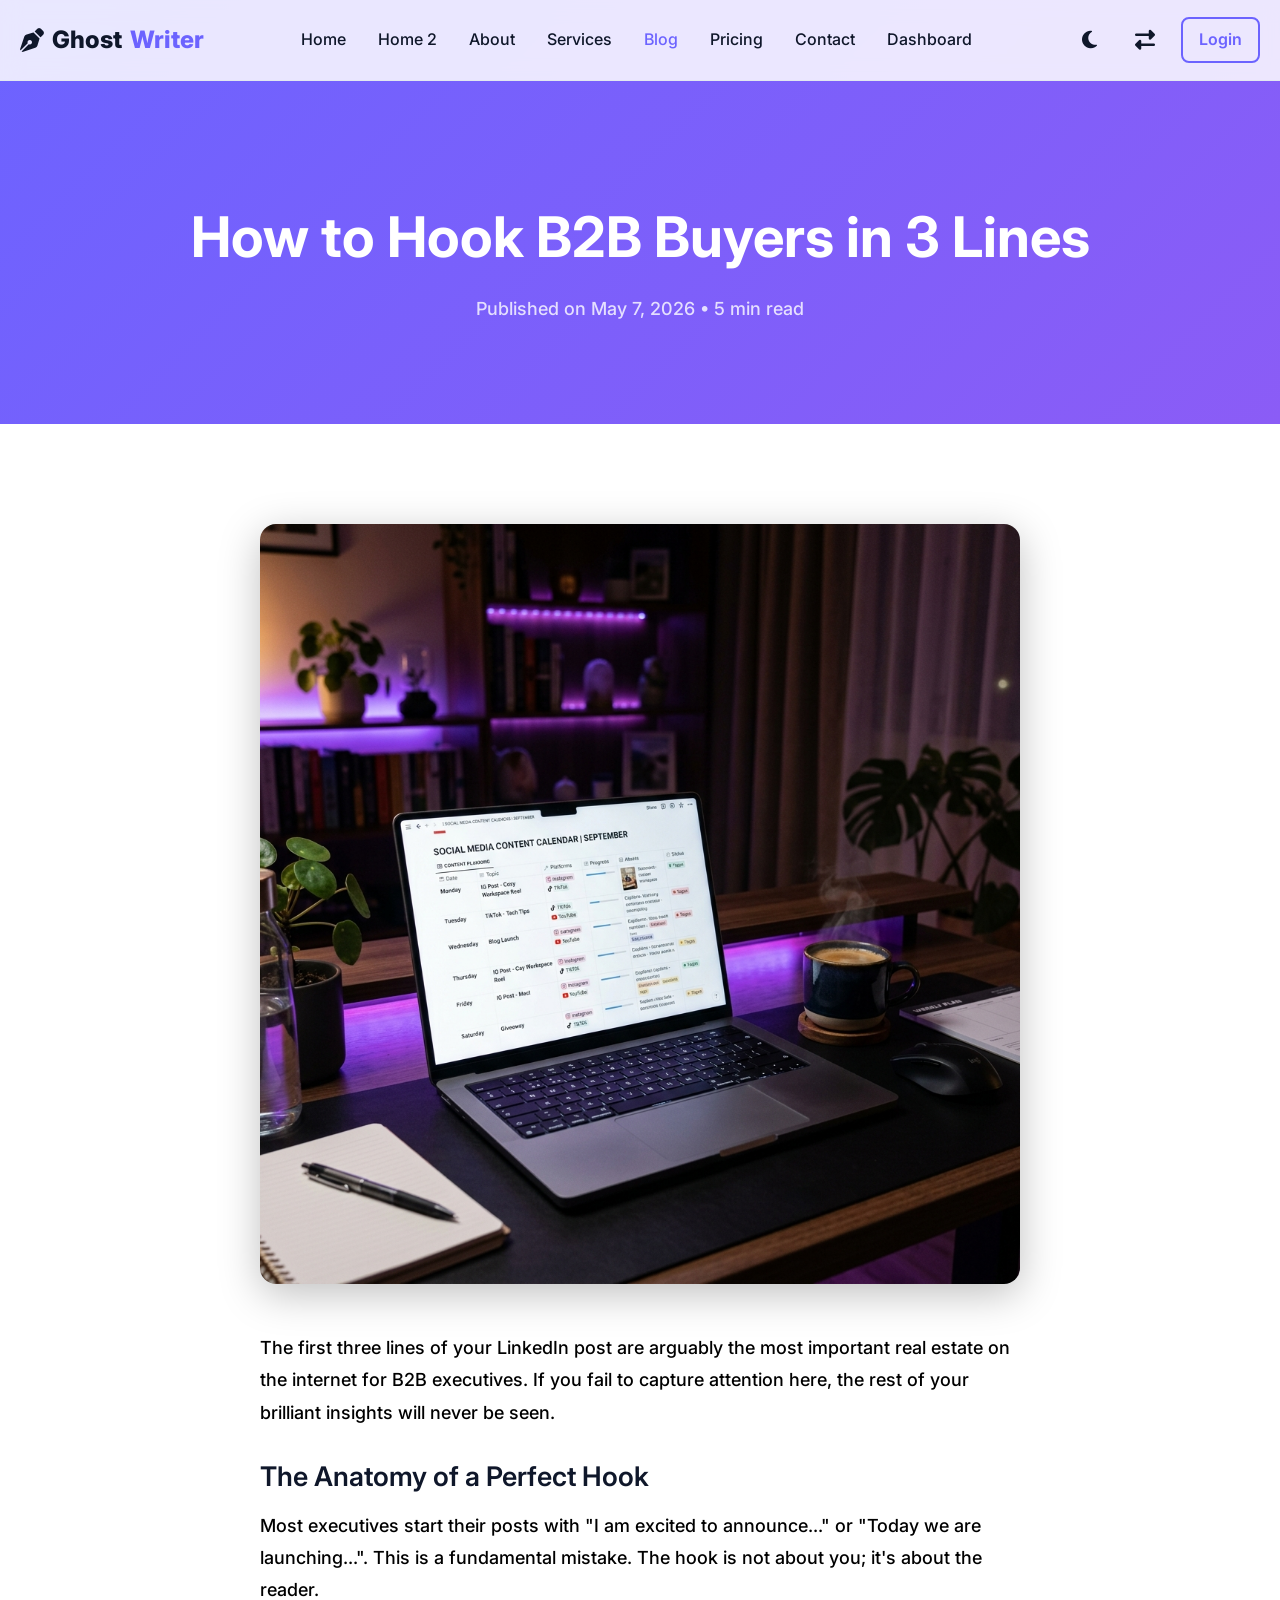
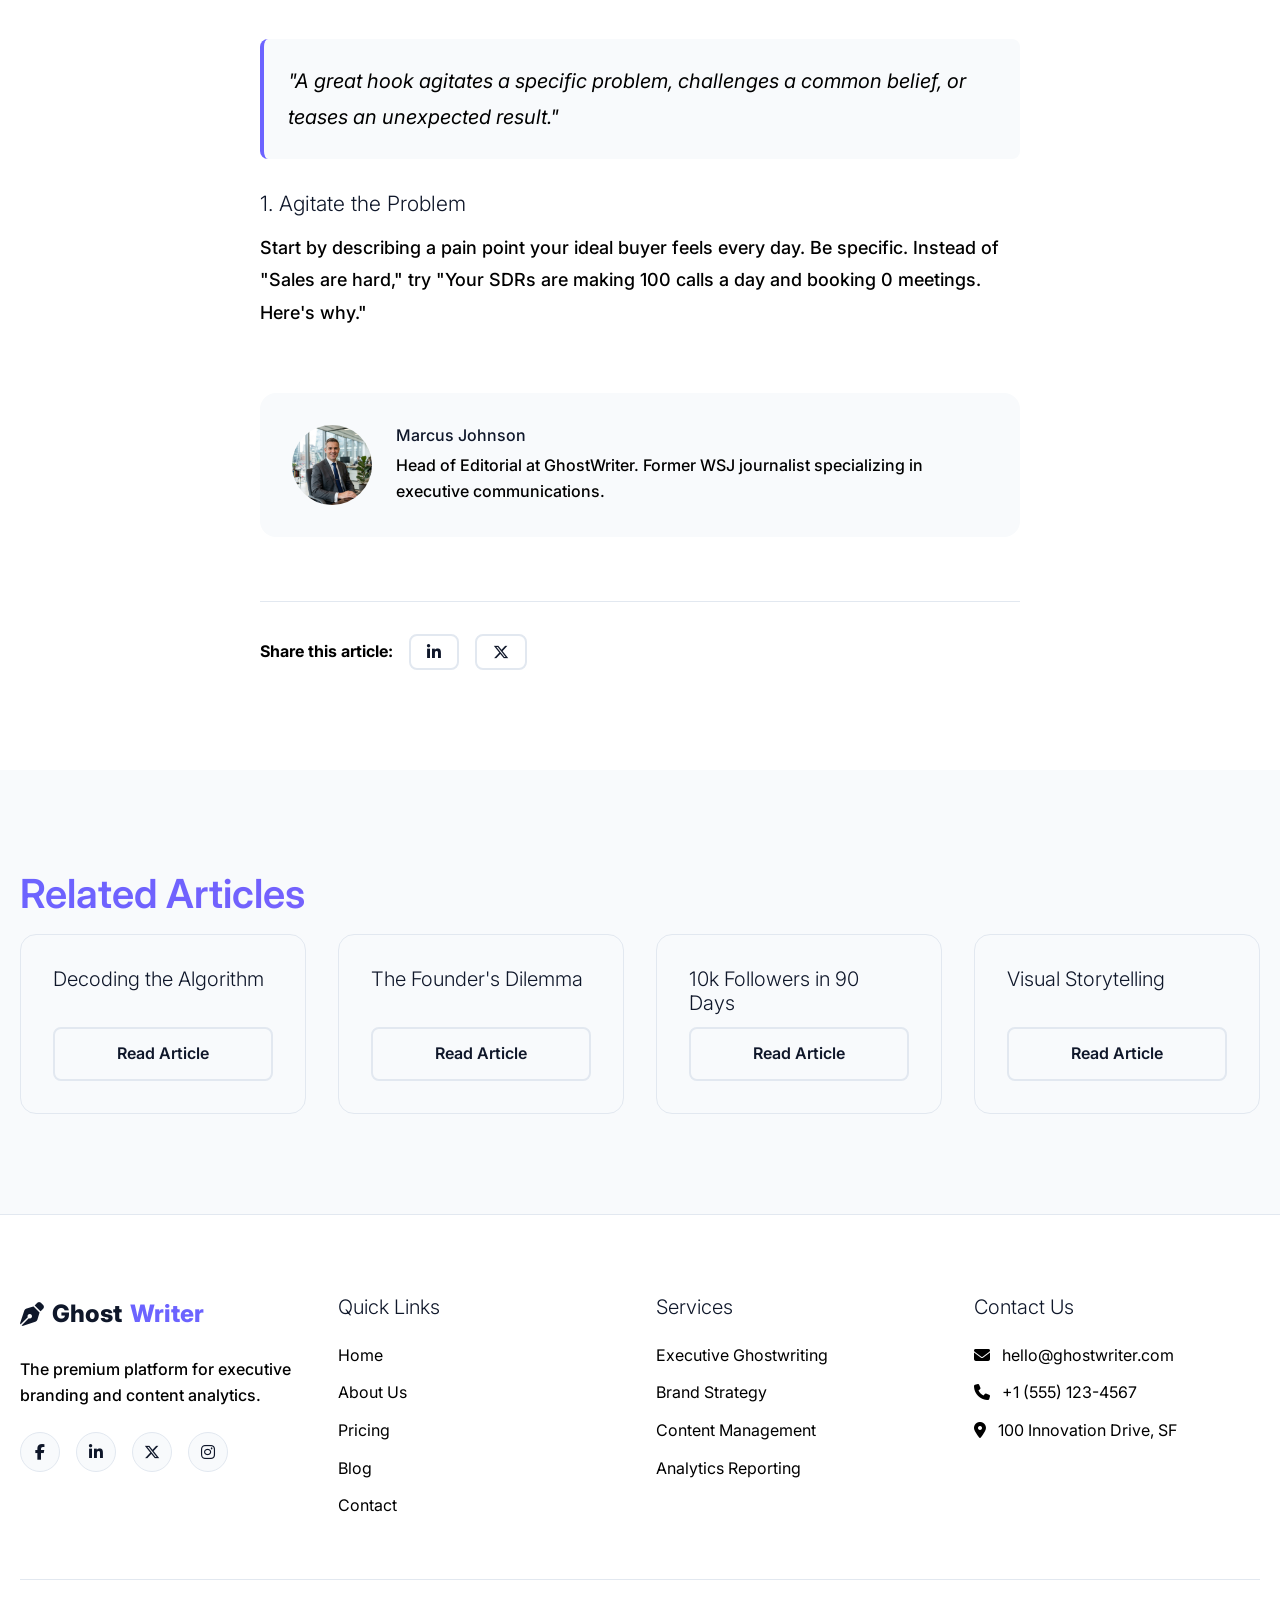
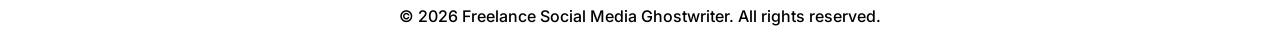
<file: blog-details.html>
<!DOCTYPE html>
<html lang="en">
<head>
    <meta charset="UTF-8">
    <meta name="viewport" content="width=device-width, initial-scale=1.0">
    <title>Blog Details - Freelance Social Media Ghostwriter</title>
    <meta name="description" content="Read full article on executive branding.">
    <link href="https://fonts.googleapis.com/css2?family=Inter:wght@300;400;500;600;700;800&display=swap" rel="stylesheet">
    <link rel="stylesheet" href="https://cdnjs.cloudflare.com/ajax/libs/font-awesome/6.5.1/css/all.min.css">
    <link rel="stylesheet" href="assets/css/style.css">
    <link rel="stylesheet" href="assets/css/dark-mode.css">
	<link rel="icon" type="image/svg+xml" href="data:image/svg+xml,<svg xmlns='http://www.w3.org/2000/svg' viewBox='0 0 512 512'><path fill='%236c63ff' d='M290.7 93.4c22.2-22.2 58.2-22.2 80.4 0l47.4 47.4c22.2 22.2 22.2 58.2 0 80.4l-219.3 219.3c-6 6-13.4 10.5-21.6 12.7l-79.9 22c-15.4 4.2-29.6-10-25.4-25.4l22-79.9c2.2-8.1 6.7-15.5 12.7-21.6L290.7 93.4zM512 48c0-26.5-21.5-48-48-48s-48 21.5-48 48 21.5 48 48 48 48-21.5 48-48zm-16 320l-128-128c-9.4-9.4-24.6-9.4-33.9 0l-22.6 22.6c-9.4 9.4-9.4 24.6 0 33.9l128 128c9.4 9.4 24.6 9.4 33.9 0l22.6-22.6c9.4-9.4 9.4-24.6 0-33.9z'/></svg>">
</head>
<body>

    <!-- NAVBAR -->
    <nav class="navbar">
        <div class="container">
            <a href="index.html" class="logo">
                <i class="fa-solid fa-pen-nib"></i>
                Ghost<span>Writer</span>
            </a>
            <div class="nav-links">
                <a href="index.html">Home</a>
                <a href="home-2.html">Home 2</a>
                <a href="about.html">About</a>
                <a href="services.html">Services</a>
                <a href="blog.html" class="active">Blog</a>
                <a href="pricing.html">Pricing</a>
                <a href="contact.html">Contact</a>
                <a href="dashboard.html">Dashboard</a>
                <div class="mobile-nav-actions">
                    <button class="theme-toggle" aria-label="Toggle Dark Mode">
                        <i class="fa-solid fa-moon"></i>
                        <i class="fa-solid fa-sun" style="display:none;"></i>
                    </button>
                    <button class="rtl-toggle" aria-label="Toggle RTL">
                        <i class="fa-solid fa-right-left"></i>
                    </button>
                    <a href="login.html" class="btn btn-outline" style="border: 2px solid var(--primary); color: var(--primary);">Login</a>
                </div>
            </div>
            <div class="nav-actions">
                <button class="theme-toggle" aria-label="Toggle Dark Mode">
                    <i class="fa-solid fa-moon"></i>
                    <i class="fa-solid fa-sun" style="display:none;"></i>
                </button>
                <button class="rtl-toggle" aria-label="Toggle RTL">
                    <i class="fa-solid fa-right-left"></i>
                </button>
                <a href="login.html" class="btn btn-outline" style="padding: 0.5rem 1rem; border: 2px solid var(--primary); color: var(--primary);">Login</a>
                <button class="mobile-menu-btn">
                    <i class="fa-solid fa-bars"></i>
                </button>
            </div>
        </div>
    </nav>

    <!-- PAGE HEADER -->
    <div class="page-header" style="background:var(--gradient); color:#fff; padding:180px 0 100px; text-align:center;">
        <div class="container">
            <h1 id="blog-title" style="color:#fff; font-size:3.5rem; margin:1.5rem 0; line-height:1.2;">How to Hook B2B Buyers in 3 Lines</h1>
            <p style="color:rgba(255,255,255,0.8); font-size:1.125rem;">Published on May 7, 2026 • 5 min read</p>
        </div>
    </div>

    <!-- BLOG CONTENT -->
    <section class="section-padding">
        <div class="container" style="max-width:800px;">

            
            <img id="blog-image" src="assets/images/blog-thumb.png" alt="Blog Featured" style="width:100%; border-radius:1rem; margin-bottom:3rem; box-shadow:var(--shadow);">

            <div style="font-size:1.125rem; line-height:1.8; color:var(--text-color);">
                <p id="blog-description" class="mb-4">The first three lines of your LinkedIn post are arguably the most important real estate on the internet for B2B executives. If you fail to capture attention here, the rest of your brilliant insights will never be seen.</p>
                
                <h2 style="margin:2rem 0 1rem;">The Anatomy of a Perfect Hook</h2>
                <p class="mb-4">Most executives start their posts with "I am excited to announce..." or "Today we are launching...". This is a fundamental mistake. The hook is not about you; it's about the reader.</p>
                
                <blockquote style="border-left:4px solid var(--primary); padding:1.5rem; background:var(--card-bg); font-size:1.25rem; font-style:italic; border-radius:0.5rem; margin:2rem 0;">
                    "A great hook agitates a specific problem, challenges a common belief, or teases an unexpected result."
                </blockquote>

                <h3 style="margin:2rem 0 1rem;">1. Agitate the Problem</h3>
                <p class="mb-4">Start by describing a pain point your ideal buyer feels every day. Be specific. Instead of "Sales are hard," try "Your SDRs are making 100 calls a day and booking 0 meetings. Here's why."</p>
            </div>

            <!-- AUTHOR BOX -->
            <div style="display:flex; align-items:center; gap:1.5rem; padding:2rem; background:var(--card-bg); border-radius:1rem; margin:4rem 0;">
                <img src="assets/images/avatar.png" alt="Author" style="width:80px; height:80px; border-radius:50%; object-fit:cover;">
                <div>
                    <h4 style="margin-bottom:0.5rem;">Marcus Johnson</h4>
                    <p style="color:var(--gray); margin:0;">Head of Editorial at GhostWriter. Former WSJ journalist specializing in executive communications.</p>
                </div>
            </div>

            <!-- SHARE -->
            <div style="display:flex; align-items:center; gap:1rem; border-top:1px solid var(--border); padding-top:2rem;">
                <strong>Share this article:</strong>
                <a href="#" class="btn btn-outline" style="padding:0.5rem 1rem;"><i class="fa-brands fa-linkedin-in"></i></a>
                <a href="#" class="btn btn-outline" style="padding:0.5rem 1rem;"><i class="fa-brands fa-x-twitter"></i></a>
            </div>
        </div>
    </section>

    <!-- RELATED POSTS (4 CARDS) -->
    <section class="section-padding" style="background:var(--card-bg);">
        <div class="container">
            <h2 class="section-title mb-8">Related Articles</h2>
            <div class="grid-4">
                <div class="card">
                    <h3 class="card-title">Decoding the Algorithm</h3>
                    <div class="card-footer">
                        <a href="#" class="btn btn-outline" style="width:100%;">Read Article</a>
                    </div>
                </div>
                <div class="card">
                    <h3 class="card-title">The Founder's Dilemma</h3>
                    <div class="card-footer">
                        <a href="#" class="btn btn-outline" style="width:100%;">Read Article</a>
                    </div>
                </div>
                <div class="card">
                    <h3 class="card-title">10k Followers in 90 Days</h3>
                    <div class="card-footer">
                        <a href="#" class="btn btn-outline" style="width:100%;">Read Article</a>
                    </div>
                </div>
                <div class="card">
                    <h3 class="card-title">Visual Storytelling</h3>
                    <div class="card-footer">
                        <a href="#" class="btn btn-outline" style="width:100%;">Read Article</a>
                    </div>
                </div>
            </div>
        </div>
    </section>

    <!-- FOOTER -->
    <footer class="footer">
        <div class="container">
            <div class="footer-grid">
                <div class="footer-widget">
                    <a href="index.html" class="logo" style="color:var(--heading-color); margin-bottom:1.5rem;">
                        <i class="fa-solid fa-pen-nib"></i>
                        Ghost<span style="color:var(--primary);">Writer</span>
                    </a>
                    <p style="color:var(--gray); margin-bottom:1.5rem;">The premium platform for executive branding and
                        content analytics.</p>
                    <div class="social-icons">
                        <a href="#"><i class="fa-brands fa-facebook-f"></i></a>
                        <a href="#"><i class="fa-brands fa-linkedin-in"></i></a>
                        <a href="#"><i class="fa-brands fa-x-twitter"></i></a>
                        <a href="#"><i class="fa-brands fa-instagram"></i></a>
                    </div>
                </div>
                <div class="footer-widget">
                    <h3>Quick Links</h3>
                    <ul class="footer-links">
                        <li><a href="index.html">Home</a></li>
                        <li><a href="about.html">About Us</a></li>
                        <li><a href="pricing.html">Pricing</a></li>
                        <li><a href="blog.html">Blog</a></li>
                        <li><a href="contact.html">Contact</a></li>
                    </ul>
                </div>
                <div class="footer-widget">
                    <h3>Services</h3>
                    <ul class="footer-links">
                        <li><a href="services-details.html">Executive Ghostwriting</a></li>
                        <li><a href="services-details.html">Brand Strategy</a></li>
                        <li><a href="services-details.html">Content Management</a></li>
                        <li><a href="services-details.html">Analytics Reporting</a></li>
                    </ul>
                </div>
                <div class="footer-widget">
                    <h3>Contact Us</h3>
                    <ul class="footer-links">
                        <li style="color:var(--gray);"><i class="fa-solid fa-envelope" style="margin-right:0.5rem;"></i>
                            hello@ghostwriter.com</li>
                        <li style="color:var(--gray);"><i class="fa-solid fa-phone" style="margin-right:0.5rem;"></i> +1
                            (555) 123-4567</li>
                        <li style="color:var(--gray);"><i class="fa-solid fa-location-dot"
                                style="margin-right:0.5rem;"></i> 100 Innovation Drive, SF</li>
                    </ul>
                </div>
            </div>
            <div class="footer-bottom">
                <p>&copy; 2026 Freelance Social Media Ghostwriter. All rights reserved.</p>
            </div>
        </div>
    </footer>

    <script src="assets/js/main.js"></script>
</body>
</html>
</file>
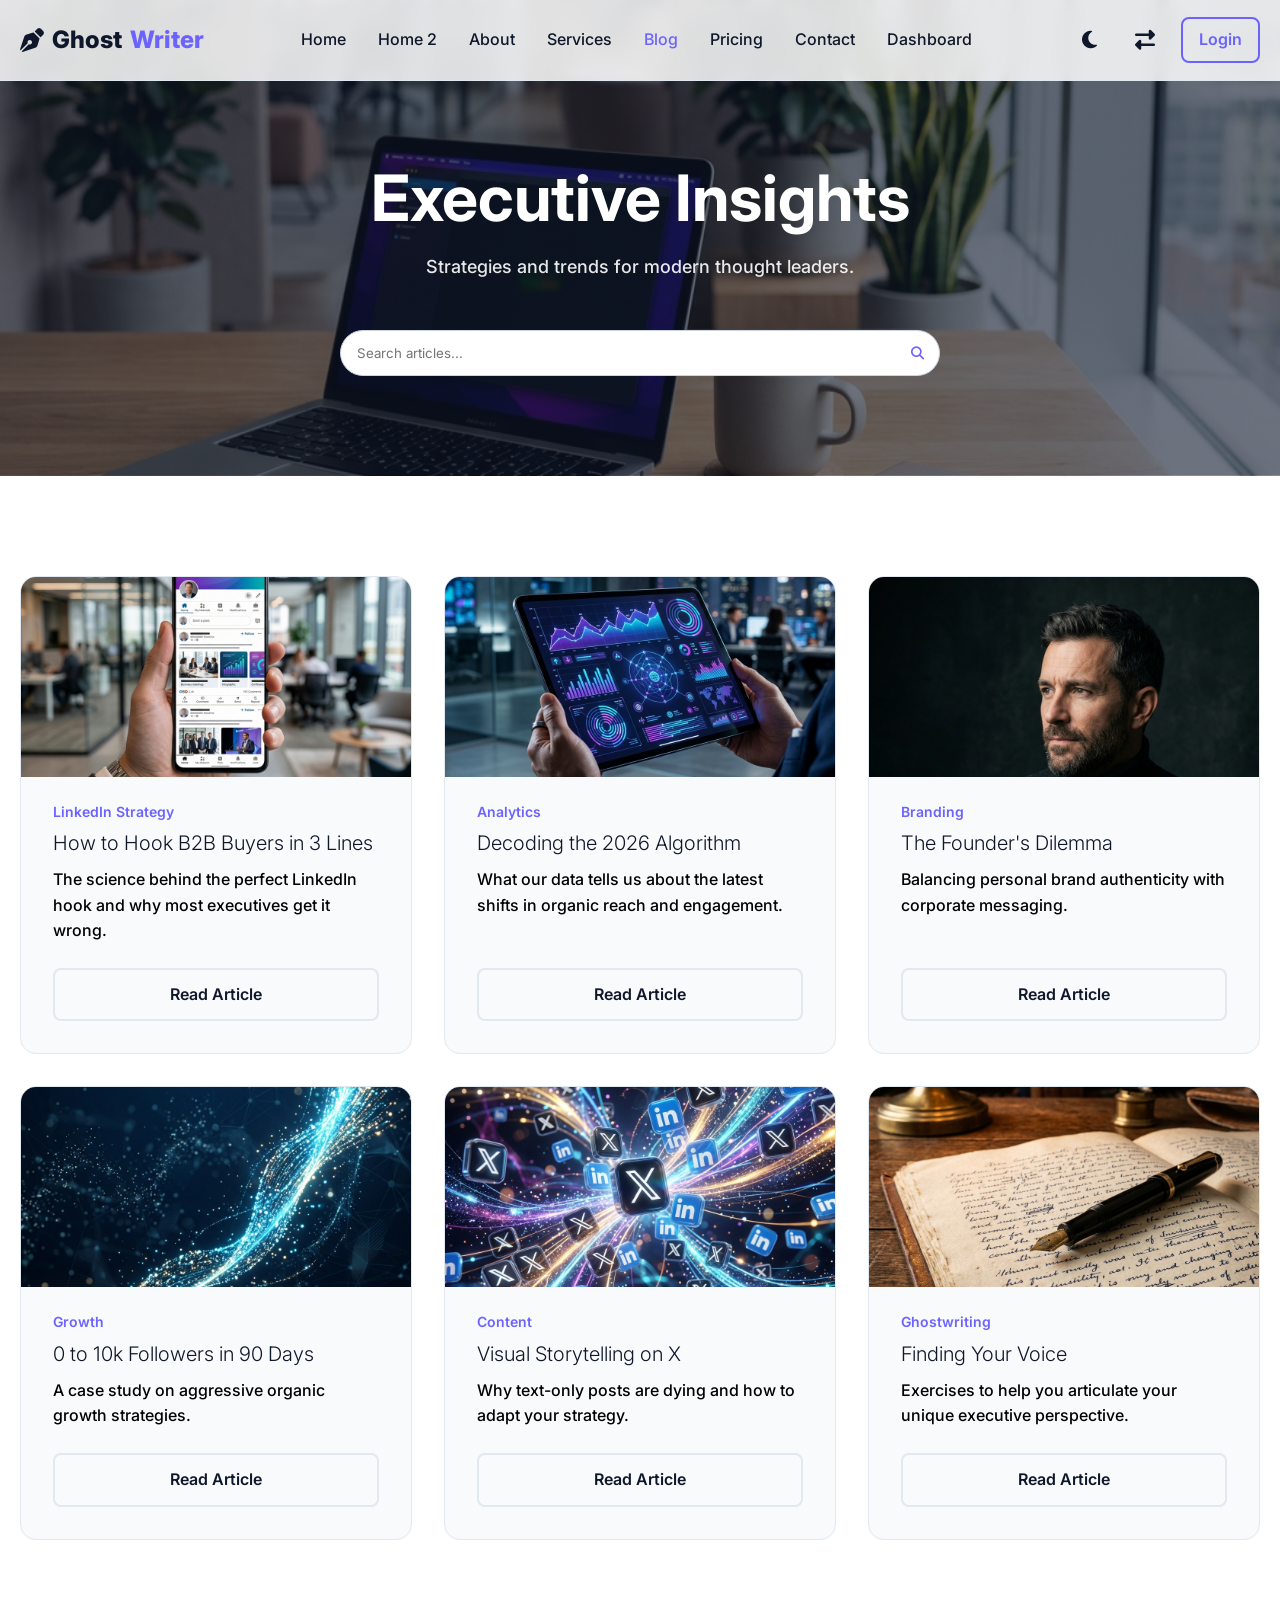
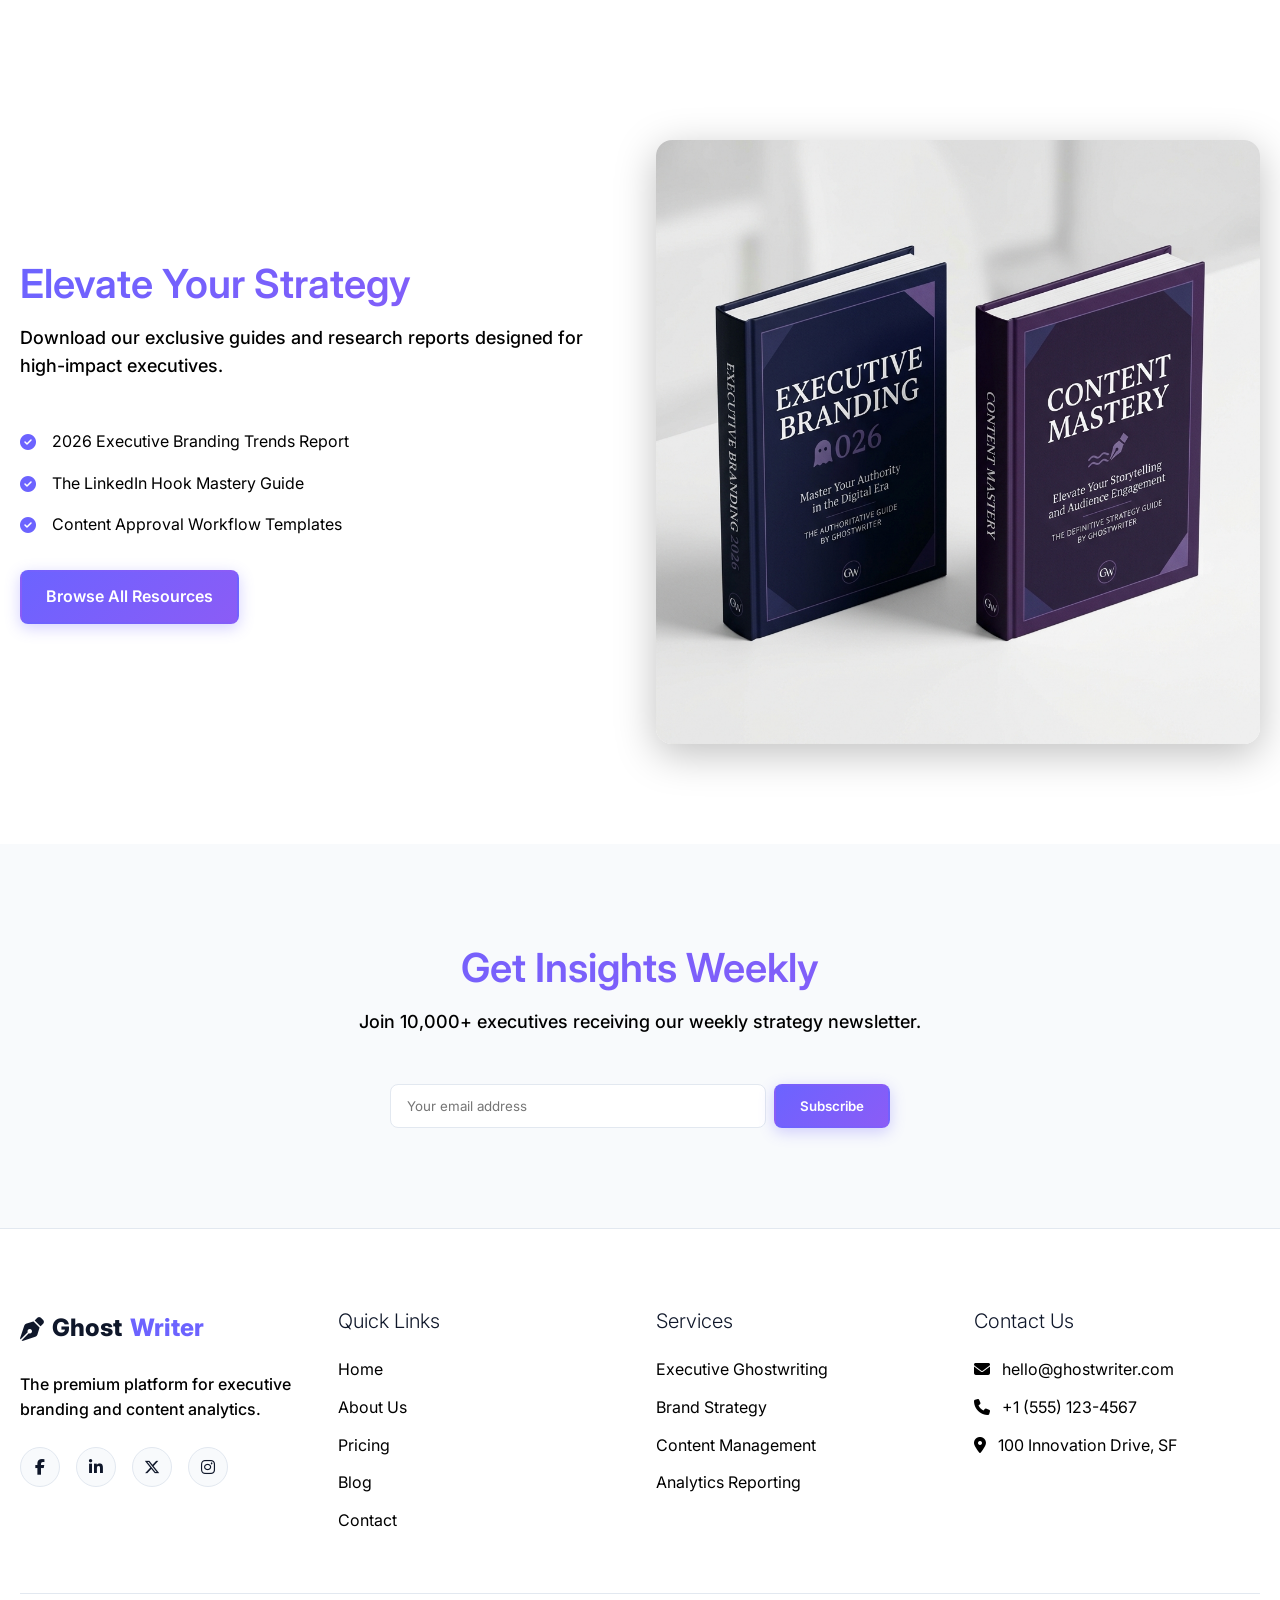
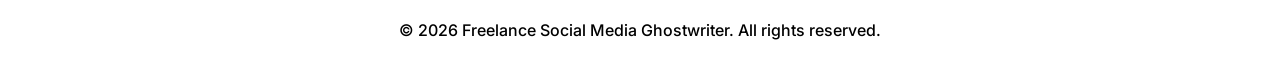
<file: blog.html>
<!DOCTYPE html>
<html lang="en">
<head>
    <meta charset="UTF-8">
    <meta name="viewport" content="width=device-width, initial-scale=1.0">
    <title>Blog - Freelance Social Media Ghostwriter</title>
    <meta name="description" content="Insights on executive branding and social media strategy.">
    <link href="https://fonts.googleapis.com/css2?family=Inter:wght@300;400;500;600;700;800&display=swap" rel="stylesheet">
    <link rel="stylesheet" href="https://cdnjs.cloudflare.com/ajax/libs/font-awesome/6.5.1/css/all.min.css">
    <link rel="stylesheet" href="assets/css/style.css">
    <link rel="stylesheet" href="assets/css/dark-mode.css">
	<link rel="icon" type="image/svg+xml" href="data:image/svg+xml,<svg xmlns='http://www.w3.org/2000/svg' viewBox='0 0 512 512'><path fill='%236c63ff' d='M290.7 93.4c22.2-22.2 58.2-22.2 80.4 0l47.4 47.4c22.2 22.2 22.2 58.2 0 80.4l-219.3 219.3c-6 6-13.4 10.5-21.6 12.7l-79.9 22c-15.4 4.2-29.6-10-25.4-25.4l22-79.9c2.2-8.1 6.7-15.5 12.7-21.6L290.7 93.4zM512 48c0-26.5-21.5-48-48-48s-48 21.5-48 48 21.5 48 48 48 48-21.5 48-48zm-16 320l-128-128c-9.4-9.4-24.6-9.4-33.9 0l-22.6 22.6c-9.4 9.4-9.4 24.6 0 33.9l128 128c9.4 9.4 24.6 9.4 33.9 0l22.6-22.6c9.4-9.4 9.4-24.6 0-33.9z'/></svg>">
</head>
<body>

    <!-- NAVBAR -->
    <nav class="navbar">
        <div class="container">
            <a href="index.html" class="logo">
                <i class="fa-solid fa-pen-nib"></i>
                Ghost<span>Writer</span>
            </a>
            <div class="nav-links">
                <a href="index.html">Home</a>
                <a href="home-2.html">Home 2</a>
                <a href="about.html">About</a>
                <a href="services.html">Services</a>
                <a href="blog.html" class="active">Blog</a>
                <a href="pricing.html">Pricing</a>
                <a href="contact.html">Contact</a>
                <a href="dashboard.html">Dashboard</a>
                <div class="mobile-nav-actions">
                    <button class="theme-toggle" aria-label="Toggle Dark Mode">
                        <i class="fa-solid fa-moon"></i>
                        <i class="fa-solid fa-sun" style="display:none;"></i>
                    </button>
                    <button class="rtl-toggle" aria-label="Toggle RTL">
                        <i class="fa-solid fa-right-left"></i>
                    </button>
                    <a href="login.html" class="btn btn-outline" style="border: 2px solid var(--primary); color: var(--primary);">Login</a>
                </div>
            </div>
            <div class="nav-actions">
                <button class="theme-toggle" aria-label="Toggle Dark Mode">
                    <i class="fa-solid fa-moon"></i>
                    <i class="fa-solid fa-sun" style="display:none;"></i>
                </button>
                <button class="rtl-toggle" aria-label="Toggle RTL">
                    <i class="fa-solid fa-right-left"></i>
                </button>
                <a href="login.html" class="btn btn-outline" style="padding: 0.5rem 1rem; border: 2px solid var(--primary); color: var(--primary);">Login</a>
                <button class="mobile-menu-btn">
                    <i class="fa-solid fa-bars"></i>
                </button>
            </div>
        </div>
    </nav>

    <!-- PAGE HEADER -->
    <div class="page-header blog-header">
        <div class="container">
            <h1>Executive Insights</h1>
            <p class="section-subtitle">Strategies and trends for modern thought leaders.</p>
            <div style="max-width:600px; margin:0 auto; position:relative;">
                <input type="text" placeholder="Search articles..." class="form-control" style="padding-right:3rem; border-radius:2rem;">
                <button style="position:absolute; right:1rem; top:50%; transform:translateY(-50%); background:transparent; color:var(--primary);"><i class="fa-solid fa-search"></i></button>
            </div>
        </div>
    </div>


    <!-- 6 BLOG CARDS -->
    <section class="section-padding">
        <div class="container">
            <div class="grid-6">
                <div class="card card-flush">
                    <div class="card-img-wrap">
                        <img src="assets/images/blog-1.png" alt="Blog 1">
                    </div>
                    <div class="card-content">
                        <span style="color:var(--primary); font-size:0.875rem; font-weight:600; margin-bottom:0.5rem; display:block;">LinkedIn Strategy</span>
                        <h3 class="card-title">How to Hook B2B Buyers in 3 Lines</h3>
                        <p class="card-text">The science behind the perfect LinkedIn hook and why most executives get it wrong.</p>
                        <div class="card-footer">
                            <a href="blog-details.html" class="btn btn-outline" style="width:100%;">Read Article</a>
                        </div>
                    </div>
                </div>
                <div class="card card-flush">
                    <div class="card-img-wrap">
                        <img src="assets/images/blog-2.png" alt="Blog 2">
                    </div>
                    <div class="card-content">
                        <span style="color:var(--primary); font-size:0.875rem; font-weight:600; margin-bottom:0.5rem; display:block;">Analytics</span>
                        <h3 class="card-title">Decoding the 2026 Algorithm</h3>
                        <p class="card-text">What our data tells us about the latest shifts in organic reach and engagement.</p>
                        <div class="card-footer">
                            <a href="blog-details.html" class="btn btn-outline" style="width:100%;">Read Article</a>
                        </div>
                    </div>
                </div>
                <div class="card card-flush">
                    <div class="card-img-wrap">
                        <img src="assets/images/blog-3.png" alt="Blog 3" style="object-position: top;">
                    </div>
                    <div class="card-content">
                        <span style="color:var(--primary); font-size:0.875rem; font-weight:600; margin-bottom:0.5rem; display:block;">Branding</span>
                        <h3 class="card-title">The Founder's Dilemma</h3>
                        <p class="card-text">Balancing personal brand authenticity with corporate messaging.</p>
                        <div class="card-footer">
                            <a href="blog-details.html" class="btn btn-outline" style="width:100%;">Read Article</a>
                        </div>
                    </div>
                </div>
                <div class="card card-flush">
                    <div class="card-img-wrap">
                        <img src="assets/images/blog-4.png" alt="Blog 4">
                    </div>
                    <div class="card-content">
                        <span style="color:var(--primary); font-size:0.875rem; font-weight:600; margin-bottom:0.5rem; display:block;">Growth</span>
                        <h3 class="card-title">0 to 10k Followers in 90 Days</h3>
                        <p class="card-text">A case study on aggressive organic growth strategies.</p>
                        <div class="card-footer">
                            <a href="blog-details.html" class="btn btn-outline" style="width:100%;">Read Article</a>
                        </div>
                    </div>
                </div>
                <div class="card card-flush">
                    <div class="card-img-wrap">
                        <img src="assets/images/blog-5.png" alt="Blog 5">
                    </div>
                    <div class="card-content">
                        <span style="color:var(--primary); font-size:0.875rem; font-weight:600; margin-bottom:0.5rem; display:block;">Content</span>
                        <h3 class="card-title">Visual Storytelling on X</h3>
                        <p class="card-text">Why text-only posts are dying and how to adapt your strategy.</p>
                        <div class="card-footer">
                            <a href="blog-details.html" class="btn btn-outline" style="width:100%;">Read Article</a>
                        </div>
                    </div>
                </div>
                <div class="card card-flush">
                    <div class="card-img-wrap">
                        <img src="assets/images/blog-6.png" alt="Blog 6">
                    </div>
                    <div class="card-content">
                        <span style="color:var(--primary); font-size:0.875rem; font-weight:600; margin-bottom:0.5rem; display:block;">Ghostwriting</span>
                        <h3 class="card-title">Finding Your Voice</h3>
                        <p class="card-text">Exercises to help you articulate your unique executive perspective.</p>
                        <div class="card-footer">
                            <a href="blog-details.html" class="btn btn-outline" style="width:100%;">Read Article</a>
                        </div>
                    </div>
                </div>
            </div>
        </div>
    </section>

    <!-- PREMIUM RESOURCES -->
    <section class="section-padding">
        <div class="container">
            <div class="grid-2" style="align-items: center;">
                <div class="resources-info">
                    <h2 class="section-title" style="text-align: left;">Elevate Your Strategy</h2>
                    <p class="section-subtitle" style="margin-left: 0; text-align: left;">Download our exclusive guides and research reports designed for high-impact executives.</p>
                    <ul style="margin-bottom: 2rem;">
                        <li style="display: flex; align-items: center; gap: 1rem; margin-bottom: 1rem; color: var(--gray);">
                            <i class="fa-solid fa-circle-check" style="color: var(--primary);"></i> 2026 Executive Branding Trends Report
                        </li>
                        <li style="display: flex; align-items: center; gap: 1rem; margin-bottom: 1rem; color: var(--gray);">
                            <i class="fa-solid fa-circle-check" style="color: var(--primary);"></i> The LinkedIn Hook Mastery Guide
                        </li>
                        <li style="display: flex; align-items: center; gap: 1rem; margin-bottom: 1rem; color: var(--gray);">
                            <i class="fa-solid fa-circle-check" style="color: var(--primary);"></i> Content Approval Workflow Templates
                        </li>
                    </ul>
                    <a href="#" class="btn btn-primary">Browse All Resources</a>
                </div>
                <div>
                    <img src="assets/images/resources.png" alt="Premium Resources" style="border-radius: 1rem; box-shadow: var(--shadow);">
                </div>
            </div>
        </div>
    </section>

    <!-- NEWSLETTER CTA -->
    <section class="section-padding text-center" style="background:var(--card-bg);">
        <div class="container">
            <h2 class="section-title">Get Insights Weekly</h2>
            <p class="section-subtitle">Join 10,000+ executives receiving our weekly strategy newsletter.</p>
            <div style="max-width:500px; margin:0 auto;">
                <form class="newsletter-form">
                    <input type="email" placeholder="Your email address" class="form-control" required>
                    <button type="submit" class="btn btn-primary">Subscribe</button>
                </form>
            </div>
        </div>
    </section>

    <!-- FOOTER -->
    <footer class="footer">
        <div class="container">
            <div class="footer-grid">
                <div class="footer-widget">
                    <a href="index.html" class="logo" style="color:var(--heading-color); margin-bottom:1.5rem;">
                        <i class="fa-solid fa-pen-nib"></i>
                        Ghost<span style="color:var(--primary);">Writer</span>
                    </a>
                    <p style="color:var(--gray); margin-bottom:1.5rem;">The premium platform for executive branding and
                        content analytics.</p>
                    <div class="social-icons">
                        <a href="#"><i class="fa-brands fa-facebook-f"></i></a>
                        <a href="#"><i class="fa-brands fa-linkedin-in"></i></a>
                        <a href="#"><i class="fa-brands fa-x-twitter"></i></a>
                        <a href="#"><i class="fa-brands fa-instagram"></i></a>
                    </div>
                </div>
                <div class="footer-widget">
                    <h3>Quick Links</h3>
                    <ul class="footer-links">
                        <li><a href="index.html">Home</a></li>
                        <li><a href="about.html">About Us</a></li>
                        <li><a href="pricing.html">Pricing</a></li>
                        <li><a href="blog.html">Blog</a></li>
                        <li><a href="contact.html">Contact</a></li>
                    </ul>
                </div>
                <div class="footer-widget">
                    <h3>Services</h3>
                    <ul class="footer-links">
                        <li><a href="services-details.html">Executive Ghostwriting</a></li>
                        <li><a href="services-details.html">Brand Strategy</a></li>
                        <li><a href="services-details.html">Content Management</a></li>
                        <li><a href="services-details.html">Analytics Reporting</a></li>
                    </ul>
                </div>
                <div class="footer-widget">
                    <h3>Contact Us</h3>
                    <ul class="footer-links">
                        <li style="color:var(--gray);"><i class="fa-solid fa-envelope" style="margin-right:0.5rem;"></i>
                            hello@ghostwriter.com</li>
                        <li style="color:var(--gray);"><i class="fa-solid fa-phone" style="margin-right:0.5rem;"></i> +1
                            (555) 123-4567</li>
                        <li style="color:var(--gray);"><i class="fa-solid fa-location-dot"
                                style="margin-right:0.5rem;"></i> 100 Innovation Drive, SF</li>
                    </ul>
                </div>
            </div>
            <div class="footer-bottom">
                <p>&copy; 2026 Freelance Social Media Ghostwriter. All rights reserved.</p>
            </div>
        </div>
    </footer>

    <script src="assets/js/main.js"></script>
</body>
</html>
</file>
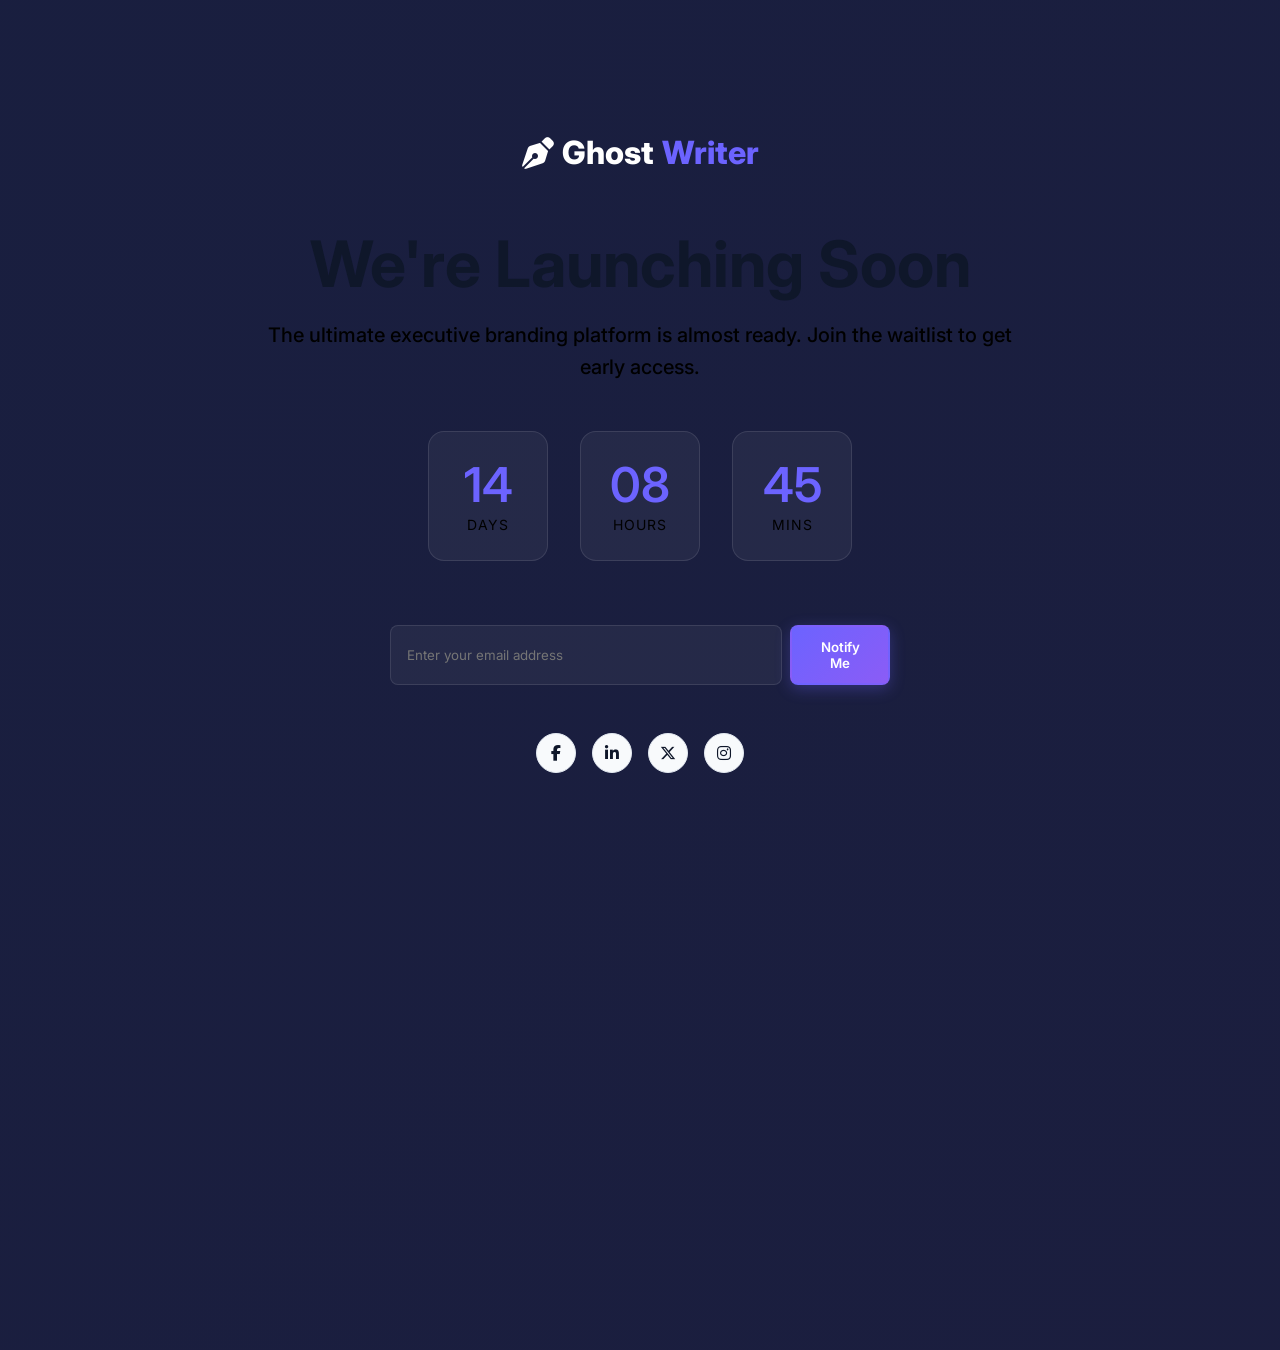
<file: coming-soon.html>
<!DOCTYPE html>
<html lang="en">
<head>
    <meta charset="UTF-8">
    <meta name="viewport" content="width=device-width, initial-scale=1.0">
    <title>Coming Soon - Freelance Social Media Ghostwriter</title>
    <link href="https://fonts.googleapis.com/css2?family=Inter:wght@300;400;500;600;700;800&display=swap" rel="stylesheet">
    <link rel="stylesheet" href="https://cdnjs.cloudflare.com/ajax/libs/font-awesome/6.5.1/css/all.min.css">
    <link rel="stylesheet" href="assets/css/style.css">
    <link rel="stylesheet" href="assets/css/dark-mode.css">
	<link rel="icon" type="image/svg+xml" href="data:image/svg+xml,<svg xmlns='http://www.w3.org/2000/svg' viewBox='0 0 512 512'><path fill='%236c63ff' d='M290.7 93.4c22.2-22.2 58.2-22.2 80.4 0l47.4 47.4c22.2 22.2 22.2 58.2 0 80.4l-219.3 219.3c-6 6-13.4 10.5-21.6 12.7l-79.9 22c-15.4 4.2-29.6-10-25.4-25.4l22-79.9c2.2-8.1 6.7-15.5 12.7-21.6L290.7 93.4zM512 48c0-26.5-21.5-48-48-48s-48 21.5-48 48 21.5 48 48 48 48-21.5 48-48zm-16 320l-128-128c-9.4-9.4-24.6-9.4-33.9 0l-22.6 22.6c-9.4 9.4-9.4 24.6 0 33.9l128 128c9.4 9.4 24.6 9.4 33.9 0l22.6-22.6c9.4-9.4 9.4-24.6 0-33.9z'/></svg>">
</head>
<body style="background:var(--dark); color:#fff; display:flex; align-items:center; justify-content:center; min-height:100vh; overflow:hidden; position:relative;">

    <!-- ANIMATED BACKGROUND -->
    <div style="position:absolute; top:-50%; left:-50%; width:200%; height:200%; background:var(--gradient); opacity:0.1; animation:spin 20s linear infinite; z-index:-1;"></div>
    
    <style>
        @keyframes spin { 100% { transform: rotate(360deg); } }
    </style>

    <div class="container text-center" style="max-width:800px; z-index:1;">
        <a href="index.html" class="logo" style="color:#fff; justify-content:center; margin-bottom:3rem; font-size:2rem;">
            <i class="fa-solid fa-pen-nib"></i>
            Ghost<span style="color:var(--primary);">Writer</span>
        </a>
        
        <h1 style="font-size:4rem; margin-bottom:1rem;">We're Launching Soon</h1>
        <p style="font-size:1.25rem; color:var(--gray); margin-bottom:3rem;">The ultimate executive branding platform is almost ready. Join the waitlist to get early access.</p>
        
        <!-- COUNTDOWN -->
        <div style="display:flex; justify-content:center; gap:2rem; margin-bottom:4rem;">
            <div class="card" style="background:rgba(255,255,255,0.05); border:1px solid rgba(255,255,255,0.1); padding:1.5rem; min-width:120px;">
                <h2 style="font-size:3rem; margin:0; color:var(--primary);">14</h2>
                <span style="color:var(--gray); text-transform:uppercase; font-size:0.875rem; letter-spacing:1px;">Days</span>
            </div>
            <div class="card" style="background:rgba(255,255,255,0.05); border:1px solid rgba(255,255,255,0.1); padding:1.5rem; min-width:120px;">
                <h2 style="font-size:3rem; margin:0; color:var(--primary);">08</h2>
                <span style="color:var(--gray); text-transform:uppercase; font-size:0.875rem; letter-spacing:1px;">Hours</span>
            </div>
            <div class="card" style="background:rgba(255,255,255,0.05); border:1px solid rgba(255,255,255,0.1); padding:1.5rem; min-width:120px;">
                <h2 style="font-size:3rem; margin:0; color:var(--primary);">45</h2>
                <span style="color:var(--gray); text-transform:uppercase; font-size:0.875rem; letter-spacing:1px;">Mins</span>
            </div>
        </div>

        <div style="max-width:500px; margin:0 auto 3rem;">
            <form style="display:flex; gap:0.5rem;">
                <input type="email" class="form-control" placeholder="Enter your email address" style="background:rgba(255,255,255,0.05); border:1px solid rgba(255,255,255,0.1); color:#fff;" required>
                <button type="submit" class="btn btn-primary">Notify Me</button>
            </form>
        </div>

        <div class="social-icons" style="justify-content:center;">
            <a href="#"><i class="fa-brands fa-facebook-f"></i></a>
            <a href="#"><i class="fa-brands fa-linkedin-in"></i></a>
            <a href="#"><i class="fa-brands fa-x-twitter"></i></a>
            <a href="#"><i class="fa-brands fa-instagram"></i></a>
        </div>
    </div>

</body>
</html>
</file>
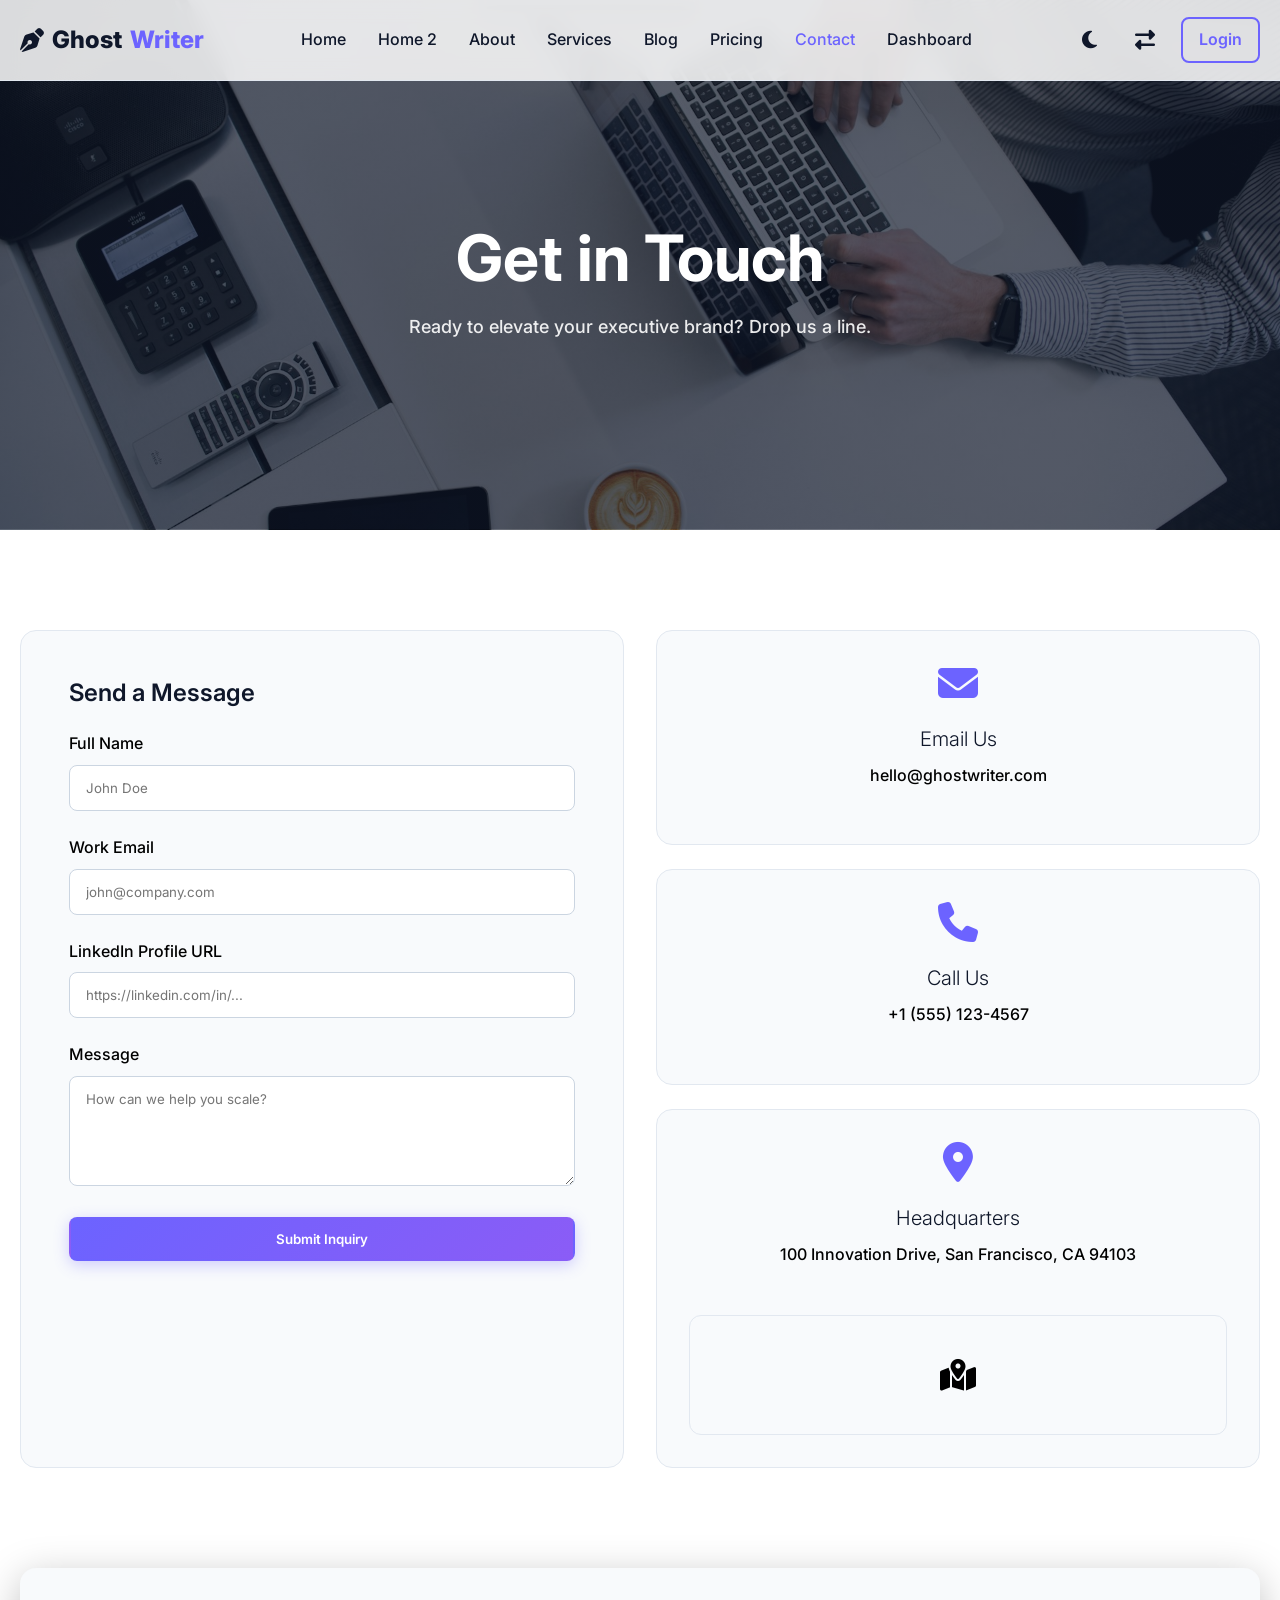
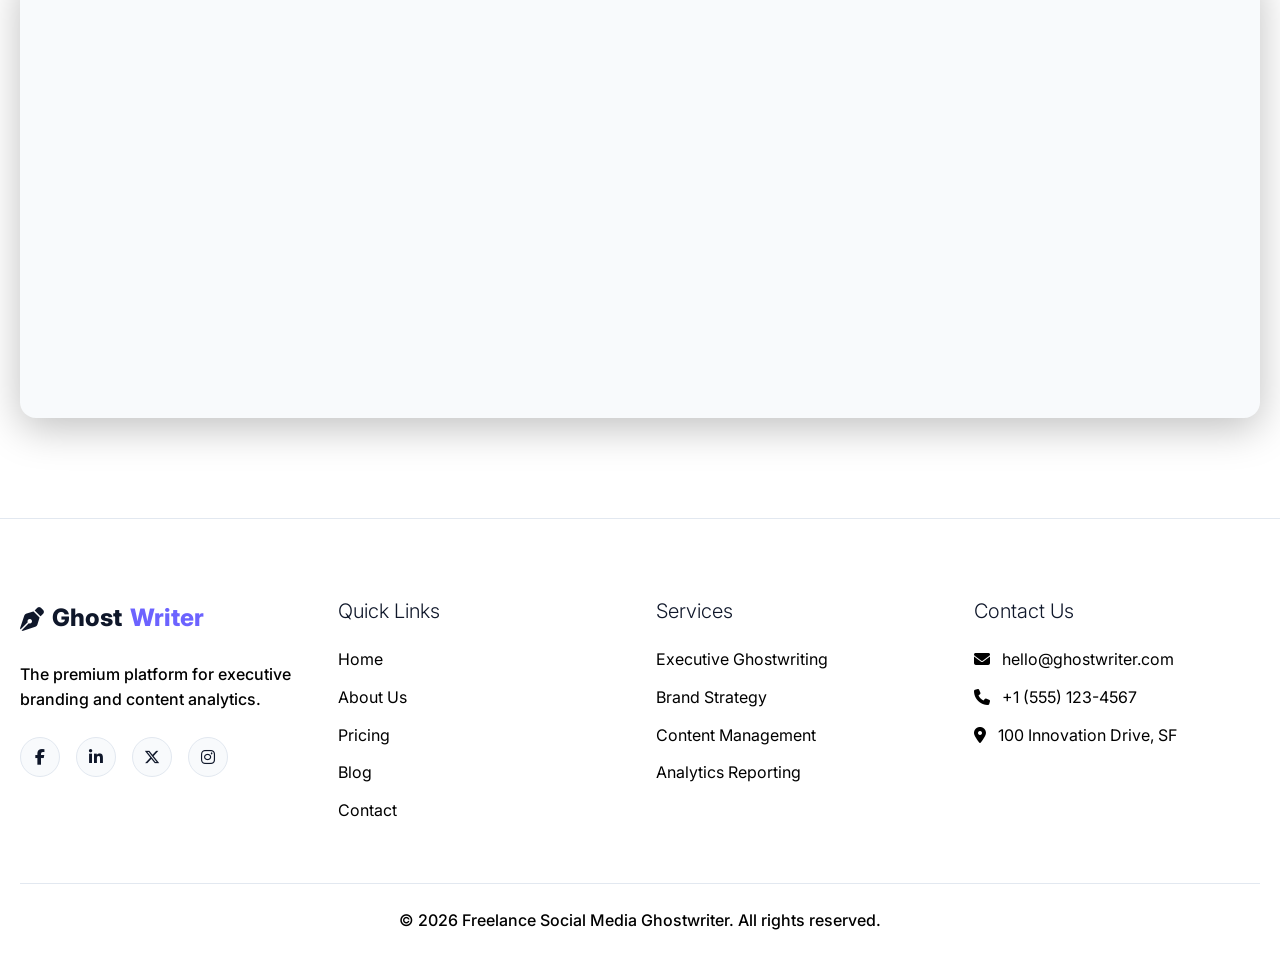
<file: contact.html>
<!DOCTYPE html>
<html lang="en">
<head>
    <meta charset="UTF-8">
    <meta name="viewport" content="width=device-width, initial-scale=1.0">
    <title>Contact - Freelance Social Media Ghostwriter</title>
    <meta name="description" content="Get in touch with our team.">
    <link href="https://fonts.googleapis.com/css2?family=Inter:wght@300;400;500;600;700;800&display=swap" rel="stylesheet">
    <link rel="stylesheet" href="https://cdnjs.cloudflare.com/ajax/libs/font-awesome/6.5.1/css/all.min.css">
    <link rel="stylesheet" href="assets/css/style.css">
    <link rel="stylesheet" href="assets/css/dark-mode.css">
	<link rel="icon" type="image/svg+xml" href="data:image/svg+xml,<svg xmlns='http://www.w3.org/2000/svg' viewBox='0 0 512 512'><path fill='%236c63ff' d='M290.7 93.4c22.2-22.2 58.2-22.2 80.4 0l47.4 47.4c22.2 22.2 22.2 58.2 0 80.4l-219.3 219.3c-6 6-13.4 10.5-21.6 12.7l-79.9 22c-15.4 4.2-29.6-10-25.4-25.4l22-79.9c2.2-8.1 6.7-15.5 12.7-21.6L290.7 93.4zM512 48c0-26.5-21.5-48-48-48s-48 21.5-48 48 21.5 48 48 48 48-21.5 48-48zm-16 320l-128-128c-9.4-9.4-24.6-9.4-33.9 0l-22.6 22.6c-9.4 9.4-9.4 24.6 0 33.9l128 128c9.4 9.4 24.6 9.4 33.9 0l22.6-22.6c9.4-9.4 9.4-24.6 0-33.9z'/></svg>">
</head>
<body>

    <!-- NAVBAR -->
    <nav class="navbar">
        <div class="container">
            <a href="index.html" class="logo">
                <i class="fa-solid fa-pen-nib"></i>
                Ghost<span>Writer</span>
            </a>
            <div class="nav-links">
                <a href="index.html">Home</a>
                <a href="home-2.html">Home 2</a>
                <a href="about.html">About</a>
                <a href="services.html">Services</a>
                <a href="blog.html">Blog</a>
                <a href="pricing.html">Pricing</a>
                <a href="contact.html" class="active">Contact</a>
                <a href="dashboard.html">Dashboard</a>
                <div class="mobile-nav-actions">
                    <button class="theme-toggle" aria-label="Toggle Dark Mode">
                        <i class="fa-solid fa-moon"></i>
                        <i class="fa-solid fa-sun" style="display:none;"></i>
                    </button>
                    <button class="rtl-toggle" aria-label="Toggle RTL">
                        <i class="fa-solid fa-right-left"></i>
                    </button>
                    <a href="login.html" class="btn btn-outline" style="border: 2px solid var(--primary); color: var(--primary);">Login</a>
                </div>
            </div>
            <div class="nav-actions">
                <button class="theme-toggle" aria-label="Toggle Dark Mode">
                    <i class="fa-solid fa-moon"></i>
                    <i class="fa-solid fa-sun" style="display:none;"></i>
                </button>
                <button class="rtl-toggle" aria-label="Toggle RTL">
                    <i class="fa-solid fa-right-left"></i>
                </button>
                <a href="login.html" class="btn btn-outline" style="padding: 0.5rem 1rem; border: 2px solid var(--primary); color: var(--primary);">Login</a>
                <button class="mobile-menu-btn">
                    <i class="fa-solid fa-bars"></i>
                </button>
            </div>
        </div>
    </nav>

    <!-- CONTACT HERO -->
    <div class="page-header contact-header">
        <div class="container">
            <h1>Get in Touch</h1>
            <p class="section-subtitle">Ready to elevate your executive brand? Drop us a line.</p>
        </div>
    </div>

    <!-- CONTACT FORM & INFO -->
    <section class="section-padding">
        <div class="container">
            <div class="grid-2">
                <div class="card" style="padding:3rem;">
                    <h2 class="mb-4">Send a Message</h2>
                    <form>
                        <div class="form-group">
                            <label class="form-label">Full Name</label>
                            <input type="text" class="form-control" placeholder="John Doe" required>
                        </div>
                        <div class="form-group">
                            <label class="form-label">Work Email</label>
                            <input type="email" class="form-control" placeholder="john@company.com" required>
                        </div>
                        <div class="form-group">
                            <label class="form-label">LinkedIn Profile URL</label>
                            <input type="url" class="form-control" placeholder="https://linkedin.com/in/..." required>
                        </div>
                        <div class="form-group">
                            <label class="form-label">Message</label>
                            <textarea class="form-control" rows="5" placeholder="How can we help you scale?" required></textarea>
                        </div>
                        <button type="submit" class="btn btn-primary" style="width:100%;">Submit Inquiry</button>
                    </form>
                </div>
                
                <div style="display: flex; flex-direction: column; gap: 1.5rem;">
                    <div class="card" style="text-align: center;">
                        <i class="fa-solid fa-envelope" style="font-size: 2.5rem; color: var(--primary); margin-bottom: 1.5rem;"></i>
                        <h3 class="card-title">Email Us</h3>
                        <p class="card-text">hello@ghostwriter.com</p>
                    </div>
                    
                    <div class="card" style="text-align: center;">
                        <i class="fa-solid fa-phone" style="font-size: 2.5rem; color: var(--primary); margin-bottom: 1.5rem;"></i>
                        <h3 class="card-title">Call Us</h3>
                        <p class="card-text">+1 (555) 123-4567</p>
                    </div>
                    
                    <div class="card" style="text-align: center;">
                        <i class="fa-solid fa-location-dot" style="font-size: 2.5rem; color: var(--primary); margin-bottom: 1.5rem;"></i>
                        <h3 class="card-title">Headquarters</h3>
                        <p class="card-text">100 Innovation Drive, San Francisco, CA 94103</p>
                        <div style="width:100%; height:120px; background:var(--card-bg); border-radius:0.75rem; margin-top:1.5rem; display:flex; align-items:center; justify-content:center; border:1px solid var(--border);">
                            <i class="fa-solid fa-map-location-dot" style="font-size:2rem; color:var(--gray);"></i>
                        </div>
                    </div>
                </div>
            </div>
        </div>
    </section>
    
    <!-- GOOGLE MAP SECTION -->
    <section class="section-padding" style="padding-top: 0;">
        <div class="container">
            <div class="card" style="padding: 0; overflow: hidden; border: none; box-shadow: var(--shadow);">
                <iframe 
                    src="https://www.google.com/maps/embed?pb=!1m18!1m12!1m3!1d3153.123456789!2d-122.3999!3d37.7749!2m3!1f0!2f0!3f0!3m2!1i1024!2i768!4f13.1!3m3!1m2!1s0x8085807d7d7d7d7d%3A0x7d7d7d7d7d7d7d7d!2sSan+Francisco%2C+CA!5e0!3m2!1sen!2sus!4v1234567890" 
                    width="100%" 
                    height="450" 
                    style="border:0; display: block;" 
                    allowfullscreen="" 
                    loading="lazy" 
                    referrerpolicy="no-referrer-when-downgrade">
                </iframe>
            </div>
        </div>
    </section>

    <!-- FOOTER -->
    <footer class="footer">
        <div class="container">
            <div class="footer-grid">
                <div class="footer-widget">
                    <a href="index.html" class="logo" style="color:var(--heading-color); margin-bottom:1.5rem;">
                        <i class="fa-solid fa-pen-nib"></i>
                        Ghost<span style="color:var(--primary);">Writer</span>
                    </a>
                    <p style="color:var(--gray); margin-bottom:1.5rem;">The premium platform for executive branding and
                        content analytics.</p>
                    <div class="social-icons">
                        <a href="#"><i class="fa-brands fa-facebook-f"></i></a>
                        <a href="#"><i class="fa-brands fa-linkedin-in"></i></a>
                        <a href="#"><i class="fa-brands fa-x-twitter"></i></a>
                        <a href="#"><i class="fa-brands fa-instagram"></i></a>
                    </div>
                </div>
                <div class="footer-widget">
                    <h3>Quick Links</h3>
                    <ul class="footer-links">
                        <li><a href="index.html">Home</a></li>
                        <li><a href="about.html">About Us</a></li>
                        <li><a href="pricing.html">Pricing</a></li>
                        <li><a href="blog.html">Blog</a></li>
                        <li><a href="contact.html">Contact</a></li>
                    </ul>
                </div>
                <div class="footer-widget">
                    <h3>Services</h3>
                    <ul class="footer-links">
                        <li><a href="services-details.html">Executive Ghostwriting</a></li>
                        <li><a href="services-details.html">Brand Strategy</a></li>
                        <li><a href="services-details.html">Content Management</a></li>
                        <li><a href="services-details.html">Analytics Reporting</a></li>
                    </ul>
                </div>
                <div class="footer-widget">
                    <h3>Contact Us</h3>
                    <ul class="footer-links">
                        <li style="color:var(--gray);"><i class="fa-solid fa-envelope" style="margin-right:0.5rem;"></i>
                            hello@ghostwriter.com</li>
                        <li style="color:var(--gray);"><i class="fa-solid fa-phone" style="margin-right:0.5rem;"></i> +1
                            (555) 123-4567</li>
                        <li style="color:var(--gray);"><i class="fa-solid fa-location-dot"
                                style="margin-right:0.5rem;"></i> 100 Innovation Drive, SF</li>
                    </ul>
                </div>
            </div>
            <div class="footer-bottom">
                <p>&copy; 2026 Freelance Social Media Ghostwriter. All rights reserved.</p>
            </div>
        </div>
    </footer>

    <script src="assets/js/main.js"></script>
</body>
</html>
</file>
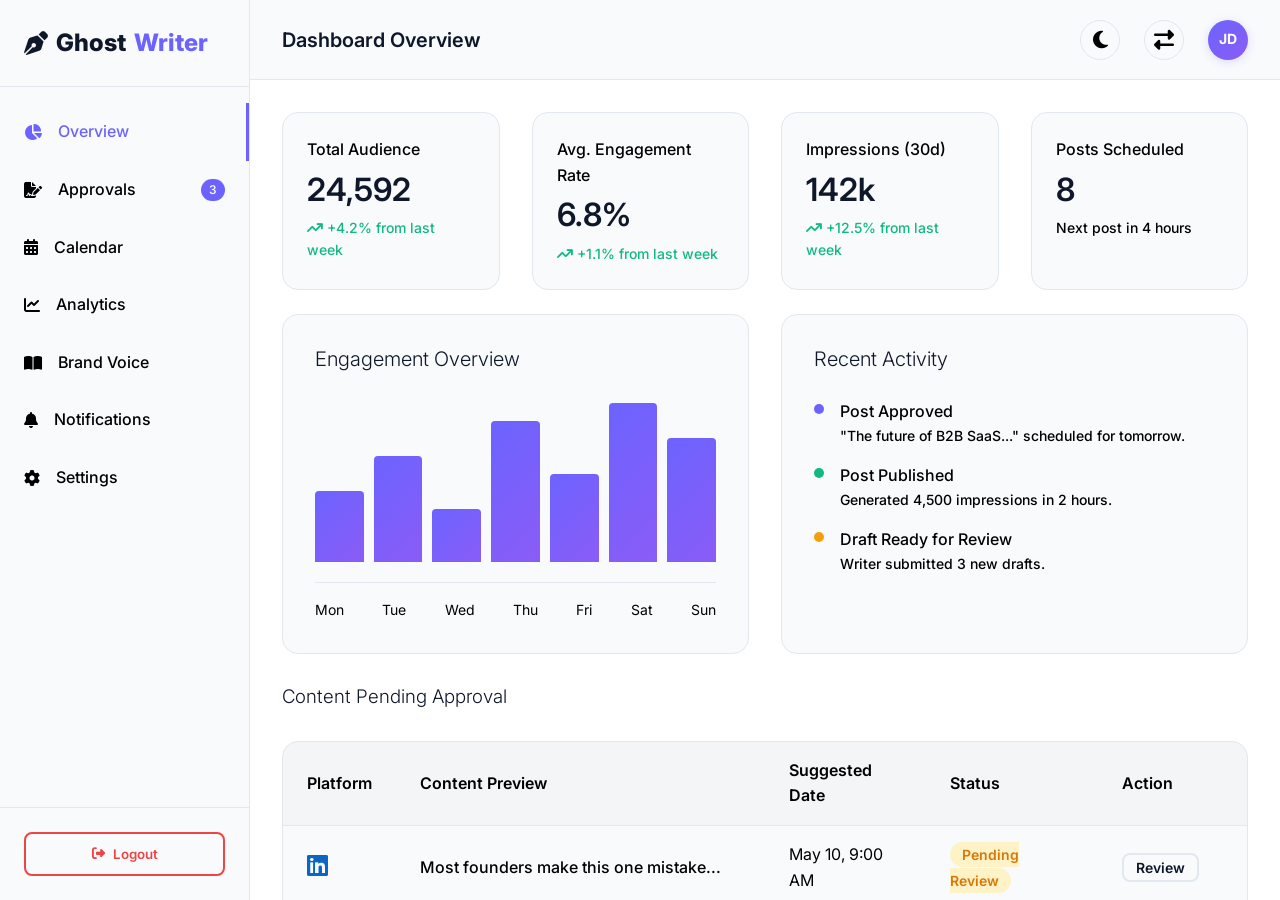
<file: dashboard.html>
<!DOCTYPE html>
<html lang="en">

<head>
    <meta charset="UTF-8">
    <meta name="viewport" content="width=device-width, initial-scale=1.0">
    <title>Dashboard - Freelance Social Media Ghostwriter</title>
    <link href="https://fonts.googleapis.com/css2?family=Inter:wght@300;400;500;600;700;800&display=swap" rel="stylesheet">
    <link rel="stylesheet" href="https://cdnjs.cloudflare.com/ajax/libs/font-awesome/6.5.1/css/all.min.css">
    <link rel="stylesheet" href="assets/css/style.css">
    <link rel="stylesheet" href="assets/css/dark-mode.css">
    <style>
        /* DASHBOARD SPECIFIC STYLES */
        body {
            background: var(--bg-color);
            margin: 0;
            padding: 0;
            display: flex;
            height: 100vh;
            overflow: hidden;
        }

        .dashboard-sidebar {
            width: 250px;
            background: var(--card-bg);
            border-right: 1px solid var(--border);
            display: flex;
            flex-direction: column;
            height: 100vh;
            transition: all 0.3s ease;
            position: fixed;
            left: 0;
            top: 0;
            z-index: 100;
        }

        .dashboard-main {
            flex: 1;
            margin-left: 250px;
            display: flex;
            flex-direction: column;
            height: 100vh;
            overflow: hidden;
            transition: all 0.3s ease;
        }

        .sidebar-header {
            padding: 1.5rem;
            border-bottom: 1px solid var(--border);
        }

        .sidebar-menu {
            padding: 1rem 0;
            flex: 1;
            overflow-y: auto;
        }

        .sidebar-menu a {
            display: flex;
            align-items: center;
            padding: 1rem 1.5rem;
            color: var(--text-color);
            gap: 1rem;
            font-weight: 500;
        }

        .sidebar-menu a:hover,
        .sidebar-menu a.active {
            background: var(--glass);
            color: var(--primary);
            border-right: 3px solid var(--primary);
        }

        .dashboard-header {
            height: 80px;
            background: var(--card-bg);
            border-bottom: 1px solid var(--border);
            display: flex;
            align-items: center;
            justify-content: space-between;
            padding: 0 2rem;
        }

        .dashboard-content {
            flex: 1;
            padding: 2rem;
            overflow-y: auto;
        }

        .table-wrap {
            background: var(--card-bg);
            border-radius: 1rem;
            border: 1px solid var(--border);
            overflow-x: auto;
            margin-top: 2rem;
        }

        table {
            width: 100%;
            border-collapse: collapse;
            min-width: 600px;
        }

        th,
        td {
            padding: 1rem 1.5rem;
            text-align: left;
            border-bottom: 1px solid var(--border);
        }

        th {
            background: rgba(0, 0, 0, 0.02);
            color: var(--gray);
            font-weight: 600;
        }

        .status-badge {
            padding: 0.25rem 0.75rem;
            border-radius: 2rem;
            font-size: 0.875rem;
            font-weight: 600;
        }

        .status-pending {
            background: #fef3c7;
            color: #d97706;
        }

        .status-approved {
            background: #d1fae5;
            color: #059669;
        }

        @media (max-width: 1024px) {
            .dashboard-sidebar {
                left: -250px;
            }

            .dashboard-sidebar.active {
                left: 0;
            }

            .dashboard-main {
                margin-left: 0;
            }

            #sidebar-toggle {
                display: block !important;
            }

            .dashboard-header {
                padding: 0 1rem;
            }

            .dashboard-content {
                padding: 1.5rem 1rem;
            }
        }

        #sidebar-toggle {
            display: none;
        }

        @media (min-width: 641px) and (max-width: 1024px) {
            .dashboard-stat-grid .card {
                text-align: center;
            }

            .dashboard-stat-grid .card:nth-child(3) {
                grid-column: 1 / 3;
                justify-self: center;
                width: calc(50% - 1rem);
            }
        }

        .sidebar-overlay {
            position: fixed;
            top: 0;
            left: 0;
            width: 100%;
            height: 100%;
            background: rgba(0, 0, 0, 0.5);
            z-index: 90;
            display: none;
            backdrop-filter: blur(4px);
        }

        .sidebar-overlay.active {
            display: block;
        }

        #sidebar-close {
            display: none;
            position: absolute;
            top: 1.5rem;
            right: 1.5rem;
            background: transparent;
            font-size: 1.5rem;
            color: var(--text-color);
        }

        @media (max-width: 1024px) {
            #sidebar-close {
                display: block;
            }
        }

        @media (max-width: 480px) {
            .dashboard-sidebar {
                width: 280px;
                left: -280px;
            }

            .dashboard-sidebar.active {
                left: 0;
            }
        }
    </style>
    <link rel="icon" type="image/svg+xml"
        href="data:image/svg+xml,<svg xmlns='http://www.w3.org/2000/svg' viewBox='0 0 512 512'><path fill='%236c63ff' d='M290.7 93.4c22.2-22.2 58.2-22.2 80.4 0l47.4 47.4c22.2 22.2 22.2 58.2 0 80.4l-219.3 219.3c-6 6-13.4 10.5-21.6 12.7l-79.9 22c-15.4 4.2-29.6-10-25.4-25.4l22-79.9c2.2-8.1 6.7-15.5 12.7-21.6L290.7 93.4zM512 48c0-26.5-21.5-48-48-48s-48 21.5-48 48 21.5 48 48 48 48-21.5 48-48zm-16 320l-128-128c-9.4-9.4-24.6-9.4-33.9 0l-22.6 22.6c-9.4 9.4-9.4 24.6 0 33.9l128 128c9.4 9.4 24.6 9.4 33.9 0l22.6-22.6c9.4-9.4 9.4-24.6 0-33.9z'/></svg>">
</head>

<body>

    <!-- SIDEBAR OVERLAY -->
    <div class="sidebar-overlay" id="sidebar-overlay"></div>

    <!-- SIDEBAR -->
    <aside class="dashboard-sidebar">
        <button id="sidebar-close"><i class="fa-solid fa-xmark"></i></button>
        <div class="sidebar-header">
            <a href="index.html" class="logo">
                <i class="fa-solid fa-pen-nib"></i>
                Ghost<span>Writer</span>
            </a>
        </div>
        <nav class="sidebar-menu">
            <a href="#" class="active" data-section="overview"><i class="fa-solid fa-chart-pie"></i> Overview</a>
            <a href="#" data-section="approvals"><i class="fa-solid fa-file-signature"></i> Approvals <span
                    style="background:var(--primary); color:#fff; padding:0.1rem 0.5rem; border-radius:1rem; font-size:0.75rem; margin-left:auto;">3</span></a>
            <a href="#" data-section="calendar"><i class="fa-solid fa-calendar-days"></i> Calendar</a>
            <a href="#" data-section="analytics"><i class="fa-solid fa-chart-line"></i> Analytics</a>
            <a href="#" data-section="brand-voice"><i class="fa-solid fa-book-open"></i> Brand Voice</a>
            <a href="#" data-section="notifications"><i class="fa-solid fa-bell"></i> Notifications</a>
            <a href="#" data-section="settings"><i class="fa-solid fa-gear"></i> Settings</a>
        </nav>
        <div class="mobile-nav-actions"
            style="padding:1.5rem; border-top:1px solid var(--border); justify-content: center;">
            <button class="theme-toggle" aria-label="Toggle Dark Mode"
                style="border:1px solid var(--border); background:transparent; color:var(--text-color); font-size:1.25rem; padding:0.5rem; border-radius:50%;">
                <i class="fa-solid fa-moon"></i>
                <i class="fa-solid fa-sun" style="display:none;"></i>
            </button>
            <button class="rtl-toggle" aria-label="Toggle RTL"
                style="border:1px solid var(--border); background:transparent; color:var(--text-color); font-size:1.25rem; padding:0.5rem; border-radius:50%;">
                <i class="fa-solid fa-right-left"></i>
            </button>
        </div>
        <div style="padding:1.5rem; border-top:1px solid var(--border);">
            <button id="logout-btn" class="btn btn-outline" style="width:100%; border-color:#ef4444; color:#ef4444;"><i
                    class="fa-solid fa-right-from-bracket"></i> Logout</button>
        </div>
    </aside>

    <!-- MAIN CONTENT -->
    <main class="dashboard-main">
        <header class="dashboard-header">
            <div style="display:flex; align-items:center; gap:1rem;">
                <button id="sidebar-toggle" style="background:transparent; font-size:1.5rem; color:var(--text-color);"
                    class="mobile-only-btn"><i class="fa-solid fa-bars"></i></button>
                <h2 id="section-title" style="margin:0; font-size:1.25rem;">Dashboard Overview</h2>
            </div>
            <div style="display:flex; align-items:center; gap:1.5rem;">
                <button class="theme-toggle" aria-label="Toggle Dark Mode"
                    style="border:1px solid var(--border); background:transparent; color:var(--text-color); font-size:1.25rem; padding:0.5rem; border-radius:50%;">
                    <i class="fa-solid fa-moon"></i>
                    <i class="fa-solid fa-sun" style="display:none;"></i>
                </button>
                <button class="rtl-toggle" aria-label="Toggle RTL"
                    style="border:1px solid var(--border); background:transparent; color:var(--text-color); font-size:1.25rem; padding:0.5rem; border-radius:50%;">
                    <i class="fa-solid fa-right-left"></i>
                </button>
                <div style="display:flex; align-items:center; gap:0.5rem;">
                    <div
                        style="width:40px; height:40px; border-radius:50%; background:var(--gradient); color:#fff; display:flex; align-items:center; justify-content:center; font-weight:700; font-size:0.875rem; box-shadow: 0 2px 10px rgba(108, 99, 255, 0.2);">
                        JD</div>
                </div>
            </div>
        </header>

        <div class="dashboard-content">

            <!-- OVERVIEW SECTION -->
            <div id="overview-section" class="content-section">
                <!-- 4 ANALYTICS CARDS -->
                <div class="grid-4">
                    <div class="card" style="padding:1.5rem;">
                        <p style="color:var(--gray); margin-bottom:0.5rem; font-weight:500;">Total Audience</p>
                        <h2 style="font-size:2rem; margin:0;">24,592</h2>
                        <p style="color:#10b981; margin-top:0.5rem; font-size:0.875rem;"><i
                                class="fa-solid fa-arrow-trend-up"></i> +4.2% from last week</p>
                    </div>
                    <div class="card" style="padding:1.5rem;">
                        <p style="color:var(--gray); margin-bottom:0.5rem; font-weight:500;">Avg. Engagement Rate</p>
                        <h2 style="font-size:2rem; margin:0;">6.8%</h2>
                        <p style="color:#10b981; margin-top:0.5rem; font-size:0.875rem;"><i
                                class="fa-solid fa-arrow-trend-up"></i> +1.1% from last week</p>
                    </div>
                    <div class="card" style="padding:1.5rem;">
                        <p style="color:var(--gray); margin-bottom:0.5rem; font-weight:500;">Impressions (30d)</p>
                        <h2 style="font-size:2rem; margin:0;">142k</h2>
                        <p style="color:#10b981; margin-top:0.5rem; font-size:0.875rem;"><i
                                class="fa-solid fa-arrow-trend-up"></i> +12.5% from last week</p>
                    </div>
                    <div class="card" style="padding:1.5rem;">
                        <p style="color:var(--gray); margin-bottom:0.5rem; font-weight:500;">Posts Scheduled</p>
                        <h2 style="font-size:2rem; margin:0;">8</h2>
                        <p style="color:var(--gray); margin-top:0.5rem; font-size:0.875rem;">Next post in 4 hours</p>
                    </div>
                </div>

                <div class="grid-2 mt-4">
                    <!-- CHART SECTION -->
                    <div class="card">
                        <h3 class="card-title">Engagement Overview</h3>
                        <div id="engagement-chart"
                            style="width:100%; height:200px; border-bottom:1px solid var(--border);">
                            <!-- Filled by JS -->
                        </div>
                        <div
                            style="display:flex; justify-content:space-between; margin-top:1rem; color:var(--gray); font-size:0.875rem;">
                            <span>Mon</span><span>Tue</span><span>Wed</span><span>Thu</span><span>Fri</span><span>Sat</span><span>Sun</span>
                        </div>
                    </div>

                    <!-- RECENT ACTIVITY -->
                    <div class="card">
                        <h3 class="card-title">Recent Activity</h3>
                        <div style="display:flex; flex-direction:column; gap:1rem; margin-top:1rem;">
                            <div style="display:flex; gap:1rem; align-items:flex-start;">
                                <div
                                    style="width:10px; height:10px; border-radius:50%; background:var(--primary); margin-top:5px;">
                                </div>
                                <div>
                                    <p style="margin:0; font-weight:500;">Post Approved</p>
                                    <p style="margin:0; color:var(--gray); font-size:0.875rem;">"The future of B2B
                                        SaaS..." scheduled for tomorrow.</p>
                                </div>
                            </div>
                            <div style="display:flex; gap:1rem; align-items:flex-start;">
                                <div
                                    style="width:10px; height:10px; border-radius:50%; background:#10b981; margin-top:5px;">
                                </div>
                                <div>
                                    <p style="margin:0; font-weight:500;">Post Published</p>
                                    <p style="margin:0; color:var(--gray); font-size:0.875rem;">Generated 4,500
                                        impressions in 2 hours.</p>
                                </div>
                            </div>
                            <div style="display:flex; gap:1rem; align-items:flex-start;">
                                <div
                                    style="width:10px; height:10px; border-radius:50%; background:#f59e0b; margin-top:5px;">
                                </div>
                                <div>
                                    <p style="margin:0; font-weight:500;">Draft Ready for Review</p>
                                    <p style="margin:0; color:var(--gray); font-size:0.875rem;">Writer submitted 3 new
                                        drafts.</p>
                                </div>
                            </div>
                        </div>
                    </div>
                </div>

                <!-- CONTENT APPROVAL TABLE -->
                <h3 style="margin-top:2rem;">Content Pending Approval</h3>
                <div class="table-wrap">
                    <table>
                        <thead>
                            <tr>
                                <th>Platform</th>
                                <th>Content Preview</th>
                                <th>Suggested Date</th>
                                <th>Status</th>
                                <th>Action</th>
                            </tr>
                        </thead>
                        <tbody>
                            <tr>
                                <td><i class="fa-brands fa-linkedin" style="color:#0a66c2; font-size:1.5rem;"></i></td>
                                <td><span style="font-weight:500;">Most founders make this one mistake...</span></td>
                                <td>May 10, 9:00 AM</td>
                                <td><span class="status-badge status-pending">Pending Review</span></td>
                                <td>
                                    <button class="btn btn-outline"
                                        style="padding:0.25rem 0.75rem; font-size:0.875rem;">Review</button>
                                </td>
                            </tr>
                            <tr>
                                <td><i class="fa-brands fa-x-twitter"
                                        style="color:var(--text-color); font-size:1.5rem;"></i></td>
                                <td><span style="font-weight:500;">Thread: How we scaled to $1M ARR...</span></td>
                                <td>May 11, 2:00 PM</td>
                                <td><span class="status-badge status-pending">Pending Review</span></td>
                                <td>
                                    <button class="btn btn-outline"
                                        style="padding:0.25rem 0.75rem; font-size:0.875rem;">Review</button>
                                </td>
                            </tr>
                            <tr>
                                <td><i class="fa-brands fa-linkedin" style="color:#0a66c2; font-size:1.5rem;"></i></td>
                                <td><span style="font-weight:500;">The real difference between managers and
                                        leaders...</span></td>
                                <td>May 13, 8:30 AM</td>
                                <td><span class="status-badge status-approved">Approved</span></td>
                                <td>
                                    <button class="btn btn-outline"
                                        style="padding:0.25rem 0.75rem; font-size:0.875rem; border-color:transparent; color:var(--gray);"
                                        disabled>Scheduled</button>
                                </td>
                            </tr>
                        </tbody>
                    </table>
                </div>
            </div>

            <!-- APPROVALS SECTION -->
            <div id="approvals-section" class="content-section" style="display:none;">
                <div class="grid-3 dashboard-stat-grid">
                    <div class="card" style="padding:1.5rem; text-align:center;">
                        <i class="fa-solid fa-clock-rotate-left"
                            style="font-size:2.5rem; color:var(--primary); margin-bottom:1rem;"></i>
                        <h3>Pending Review</h3>
                        <p style="color:var(--gray);">3 drafts waiting for your feedback.</p>
                        <button class="btn btn-primary" style="margin-top:1rem;">View All</button>
                    </div>
                    <div class="card" style="padding:1.5rem; text-align:center;">
                        <i class="fa-solid fa-circle-check"
                            style="font-size:2.5rem; color:#10b981; margin-bottom:1rem;"></i>
                        <h3>Approved</h3>
                        <p style="color:var(--gray);">12 posts scheduled for publishing.</p>
                        <button class="btn btn-outline" style="margin-top:1rem;">History</button>
                    </div>
                    <div class="card" style="padding:1.5rem; text-align:center;">
                        <i class="fa-solid fa-circle-xmark"
                            style="font-size:2.5rem; color:#ef4444; margin-bottom:1rem;"></i>
                        <h3>Needs Edits</h3>
                        <p style="color:var(--gray);">1 post requires your corrections.</p>
                        <button class="btn btn-outline" style="margin-top:1rem;">Review Edits</button>
                    </div>
                </div>
                <div class="table-wrap" style="margin-top:2rem;">
                    <table>
                        <thead>
                            <tr>
                                <th>Platform</th>
                                <th>Preview</th>
                                <th>Author</th>
                                <th>Date</th>
                                <th>Status</th>
                            </tr>
                        </thead>
                        <tbody>
                            <tr>
                                <td><i class="fa-brands fa-linkedin" style="color:#0a66c2;"></i></td>
                                <td>Why Networking is Overrated...</td>
                                <td>John Ghost</td>
                                <td>Today</td>
                                <td><span class="status-badge status-pending">Pending</span></td>
                            </tr>
                        </tbody>
                    </table>
                </div>
            </div>

            <!-- CALENDAR SECTION -->
            <div id="calendar-section" class="content-section" style="display:none;">
                <div class="grid-3 dashboard-stat-grid">
                    <div class="card" style="padding:1.5rem;">
                        <h4>Upcoming This Week</h4>
                        <ul style="list-style:none; padding:0; margin-top:1rem;">
                            <li style="padding:0.5rem 0; border-bottom:1px solid var(--border);">Mon: LinkedIn (Post)
                            </li>
                            <li style="padding:0.5rem 0; border-bottom:1px solid var(--border);">Wed: Twitter (Thread)
                            </li>
                            <li style="padding:0.5rem 0;">Fri: Newsletter</li>
                        </ul>
                    </div>
                    <div class="card" style="padding:1.5rem;">
                        <h4>Content Gaps</h4>
                        <p style="color:var(--gray); margin-top:0.5rem;">You have 2 days with no scheduled content.</p>
                        <button class="btn btn-primary" style="margin-top:1rem;">Fill Gaps</button>
                    </div>
                    <div class="card" style="padding:1.5rem;">
                        <h4>Calendar Sync</h4>
                        <p style="color:var(--gray); margin-top:0.5rem;">Connected to Google Calendar.</p>
                        <button class="btn btn-outline" style="margin-top:1rem;">Manage</button>
                    </div>
                </div>
                <div class="card mt-4"
                    style="height:300px; display:flex; align-items:center; justify-content:center; color:var(--gray);">
                    <p><i class="fa-solid fa-calendar-days"></i> Full Calendar View Placeholder</p>
                </div>
            </div>

            <!-- ANALYTICS SECTION -->
            <div id="analytics-section" class="content-section" style="display:none;">
                <div class="grid-3 dashboard-stat-grid">
                    <div class="card" style="padding:1.5rem;">
                        <h4>Platform Split</h4>
                        <div style="height:150px; display:flex; align-items:center; justify-content:center;">
                            <p style="color:var(--gray);">LinkedIn: 70% | Twitter: 30%</p>
                        </div>
                    </div>
                    <div class="card" style="padding:1.5rem;">
                        <h4>Top Performer</h4>
                        <p style="font-weight:500; margin-top:1rem;">"The SaaS Playbook"</p>
                        <p style="color:var(--gray);">12.4k Impressions</p>
                    </div>
                    <div class="card" style="padding:1.5rem;">
                        <h4>Conversion Rate</h4>
                        <h3 style="font-size:2rem; margin-top:0.5rem;">2.4%</h3>
                        <p style="color:#10b981;"><i class="fa-solid fa-caret-up"></i> +0.5%</p>
                    </div>
                </div>
                <div class="card mt-4" style="height:200px;">
                    <h3 class="card-title">Audience Growth</h3>
                    <!-- More charts would go here -->
                </div>
            </div>

            <!-- BRAND VOICE SECTION -->
            <div id="brand-voice-section" class="content-section" style="display:none;">
                <div class="grid-3 dashboard-stat-grid">
                    <div class="card" style="padding:1.5rem;">
                        <h4>Tone Settings</h4>
                        <div style="margin-top:1rem;">
                            <span class="status-badge status-approved">Professional</span>
                            <span class="status-badge status-approved">Authoritative</span>
                        </div>
                    </div>
                    <div class="card" style="padding:1.5rem;">
                        <h4>Banned Words</h4>
                        <p style="color:var(--gray); margin-top:0.5rem;">Synergy, Disrupt, Revolutionary</p>
                    </div>
                    <div class="card" style="padding:1.5rem;">
                        <h4>Core Pillars</h4>
                        <p style="color:var(--gray); margin-top:0.5rem;">Transparency, Speed, Value</p>
                    </div>
                </div>
                <div class="card mt-4">
                    <h3 class="card-title">Voice AI Training</h3>
                    <p>Our AI is trained on 42 of your previous posts to match your unique writing style.</p>
                </div>
            </div>

            <!-- NOTIFICATIONS SECTION -->
            <div id="notifications-section" class="content-section" style="display:none;">
                <div class="grid-3 dashboard-stat-grid">
                    <div class="card" style="padding:1.5rem;">
                        <h4>New Mentions</h4>
                        <h3 style="margin-top:0.5rem;">14</h3>
                    </div>
                    <div class="card" style="padding:1.5rem;">
                        <h4>System Alerts</h4>
                        <p style="color:#10b981; margin-top:0.5rem;">All systems operational.</p>
                    </div>
                    <div class="card" style="padding:1.5rem;">
                        <h4>Messages</h4>
                        <p style="color:var(--gray); margin-top:0.5rem;">2 unread from strategy team.</p>
                    </div>
                </div>
                <div class="card mt-4" style="padding:0;">
                    <div style="padding:1rem; border-bottom:1px solid var(--border);">
                        <p style="margin:0; font-weight:500;">Strategy Update</p>
                        <p style="margin:0; color:var(--gray); font-size:0.875rem;">The Q2 content plan is ready for
                            review.</p>
                    </div>
                    <div style="padding:1rem;">
                        <p style="margin:0; font-weight:500;">Billing Successful</p>
                        <p style="margin:0; color:var(--gray); font-size:0.875rem;">Your monthly subscription has been
                            renewed.</p>
                    </div>
                </div>
            </div>

            <!-- SETTINGS SECTION -->
            <div id="settings-section" class="content-section" style="display:none;">
                <div class="grid-3 dashboard-stat-grid">
                    <div class="card" style="padding:1.5rem;">
                        <h4>Profile Settings</h4>
                        <button class="btn btn-outline" style="margin-top:1rem; width:100%;">Edit Profile</button>
                    </div>
                    <div class="card" style="padding:1.5rem;">
                        <h4>Security</h4>
                        <button class="btn btn-outline" style="margin-top:1rem; width:100%;">Change Password</button>
                    </div>
                    <div class="card" style="padding:1.5rem;">
                        <h4>Connected Apps</h4>
                        <button class="btn btn-outline" style="margin-top:1rem; width:100%;">Manage API</button>
                    </div>
                </div>
                <div class="card mt-4">
                    <h3 class="card-title">Subscription Plan</h3>
                    <p>Current Plan: <strong>Executive Pro</strong></p>
                    <p style="color:var(--gray);">Next billing date: June 1, 2026</p>
                </div>
            </div>

        </div>
    </main>

    <script src="assets/js/main.js"></script>
    <script src="assets/js/dashboard.js"></script>
</body>

</html>
</file>
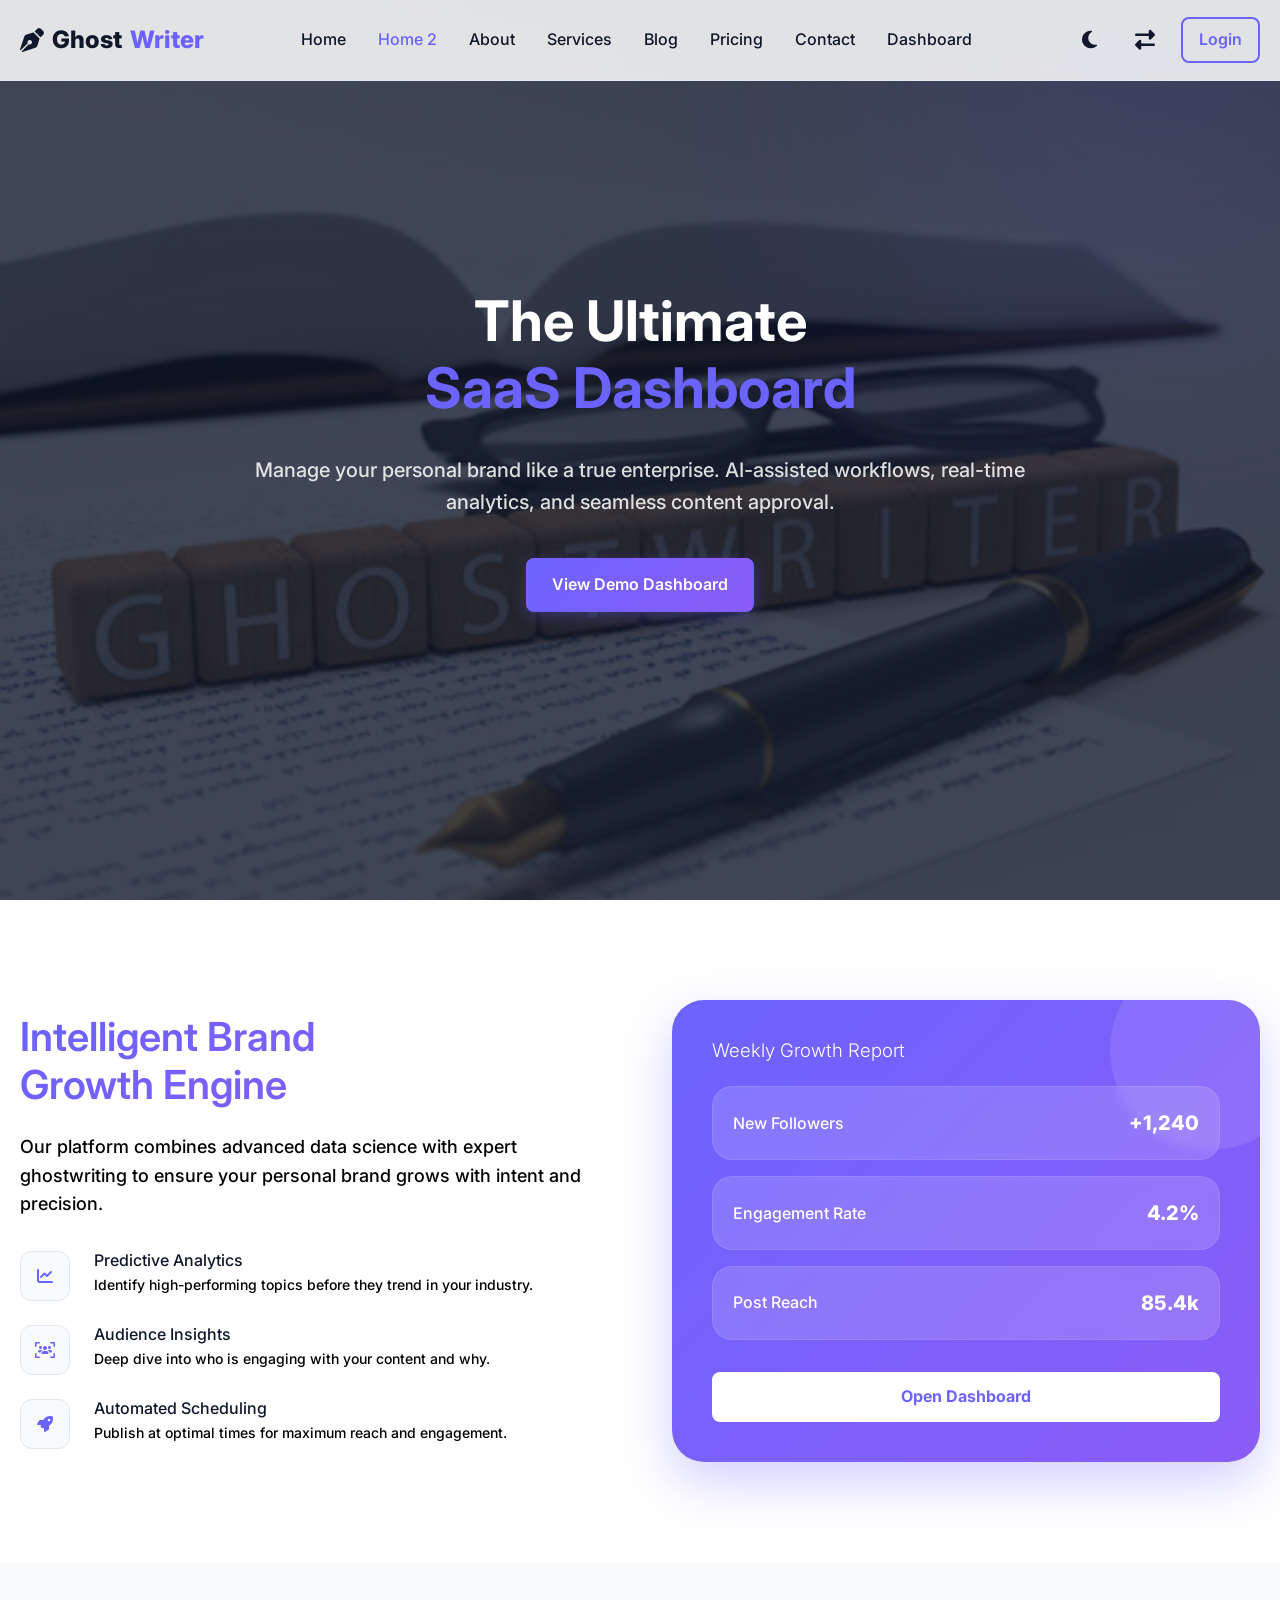
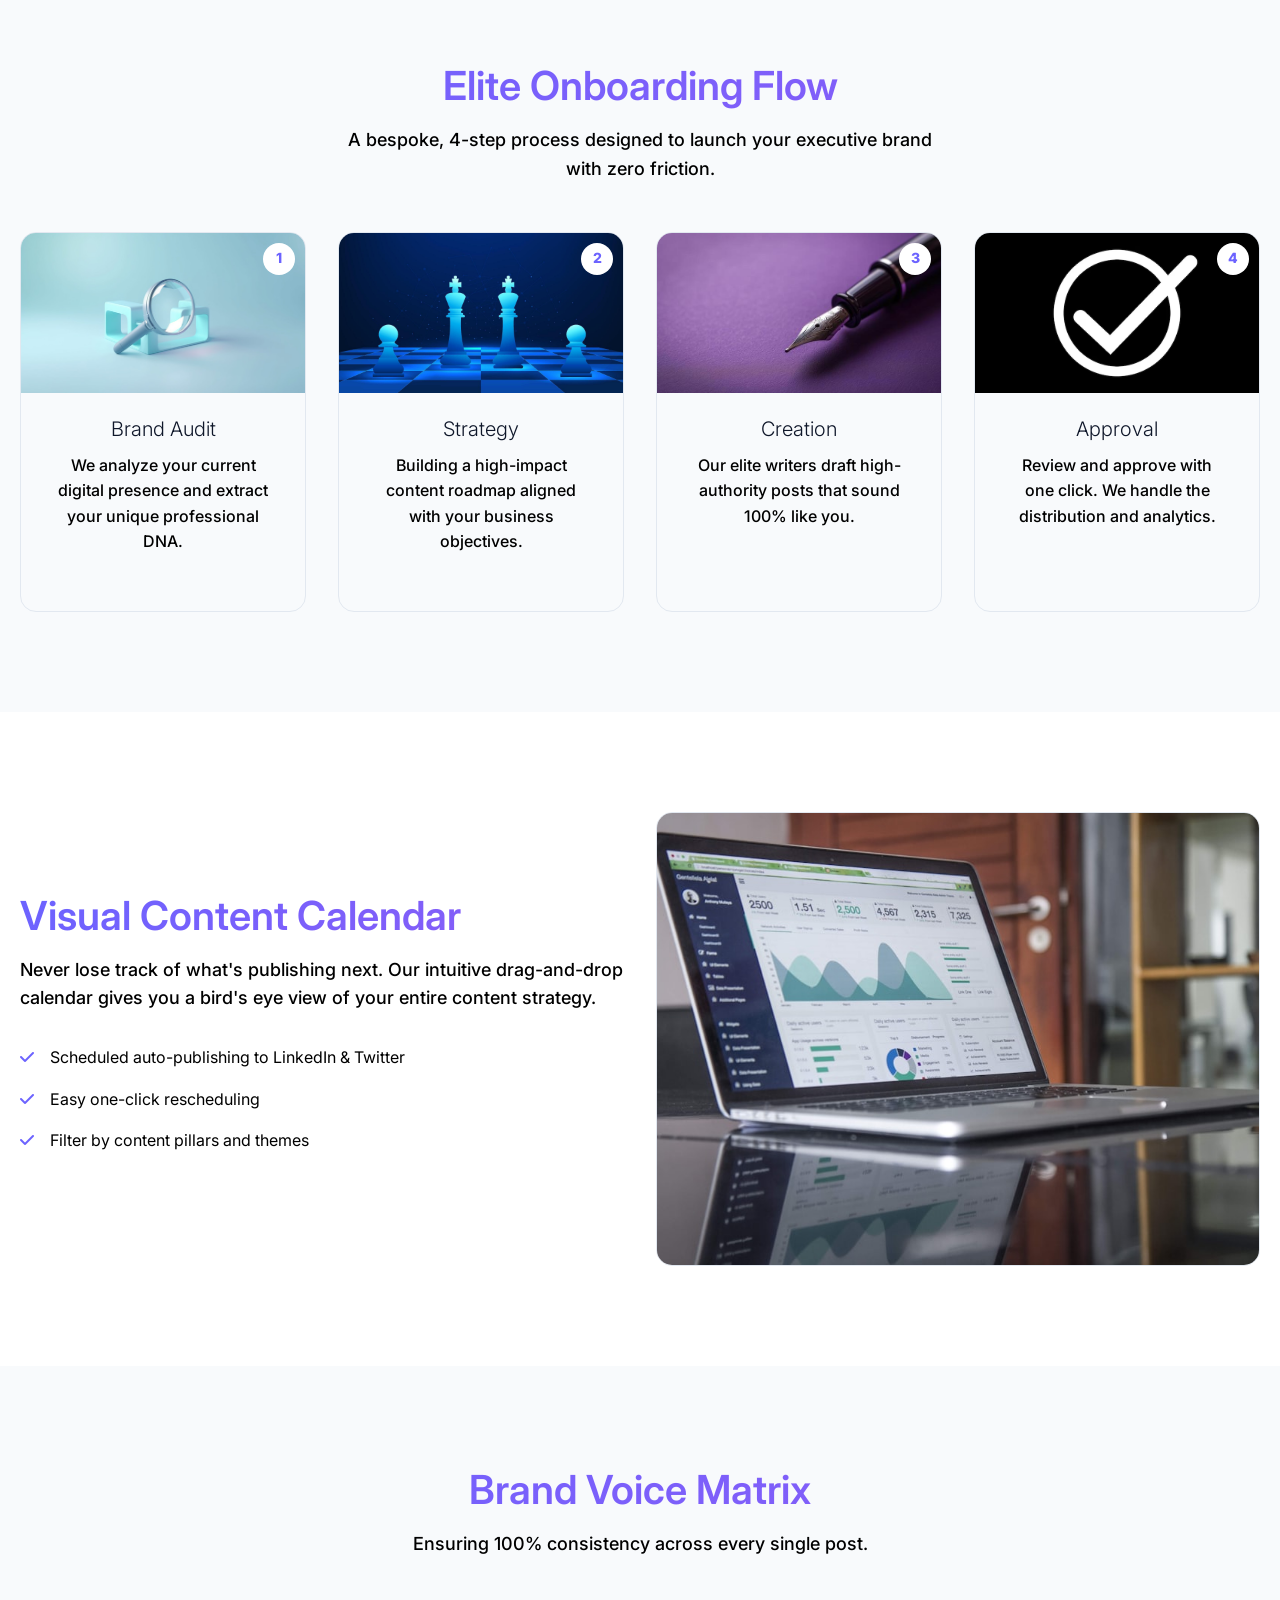
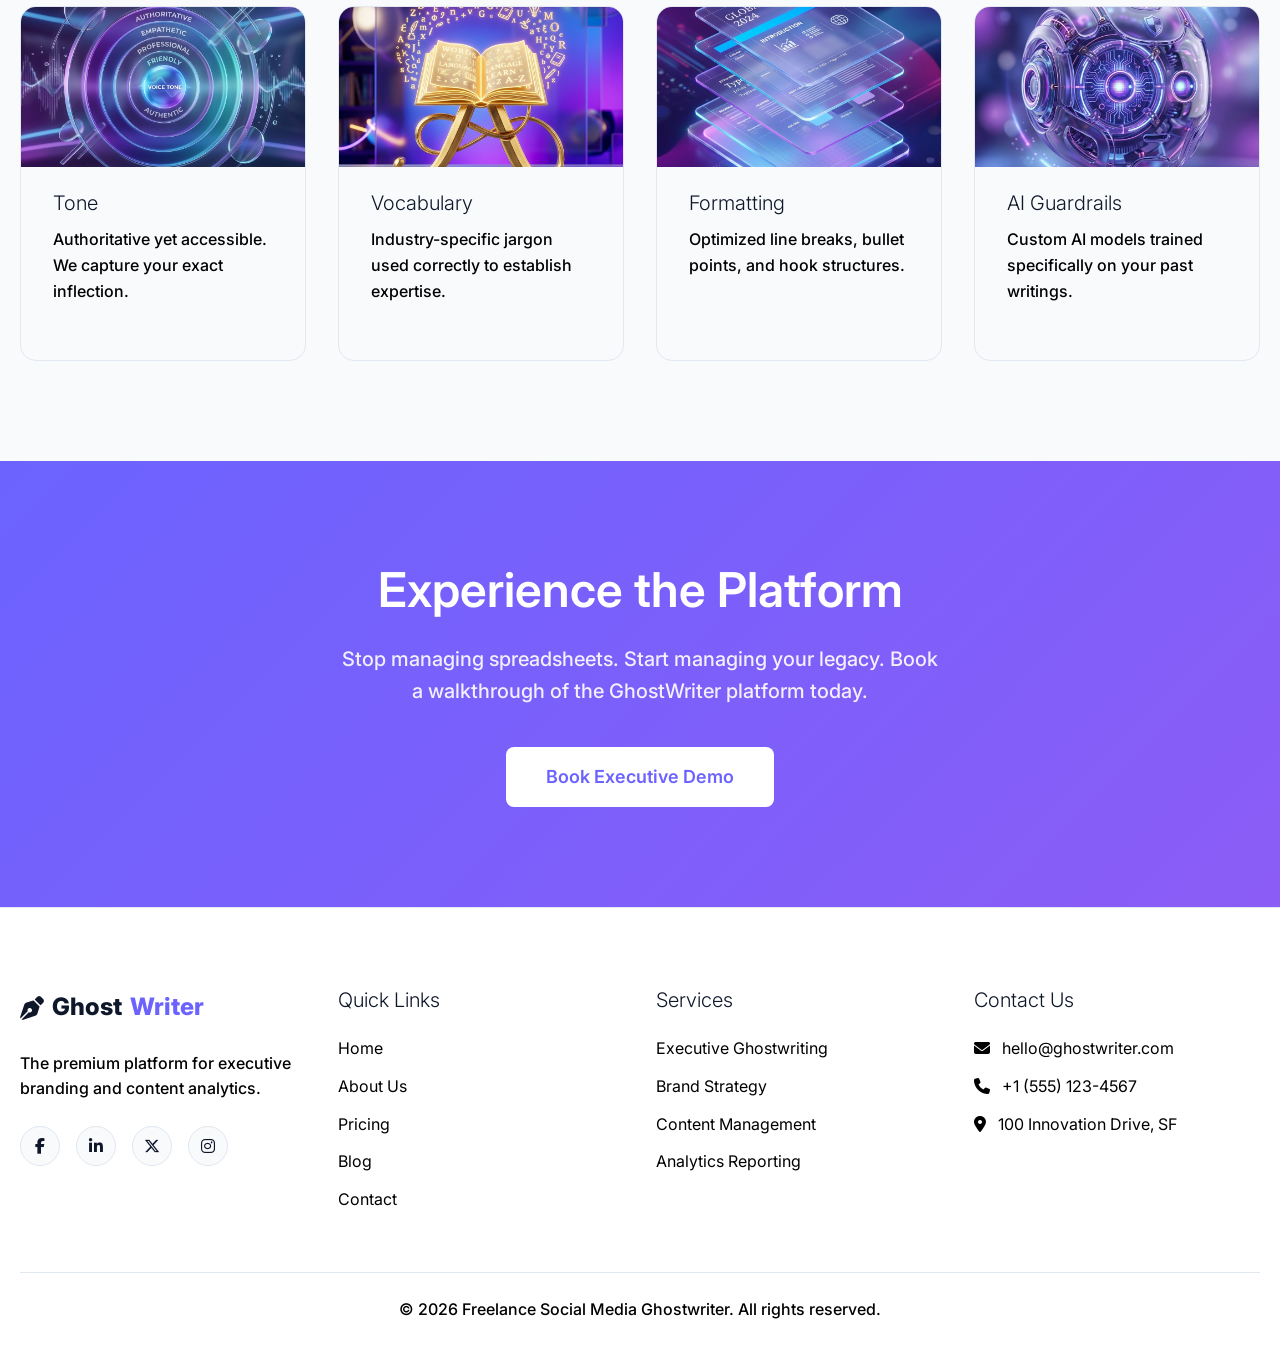
<file: home-2.html>
<!DOCTYPE html>
<html lang="en">

<head>
    <meta charset="UTF-8">
    <meta name="viewport" content="width=device-width, initial-scale=1.0">
    <title>Platform - Freelance Social Media Ghostwriter</title>
    <meta name="description" content="Premium SaaS + Executive Branding + Social Media Analytics Platform">
    <link href="https://fonts.googleapis.com/css2?family=Inter:wght@300;400;500;600;700;800&display=swap" rel="stylesheet">
    <link rel="stylesheet" href="https://cdnjs.cloudflare.com/ajax/libs/font-awesome/6.5.1/css/all.min.css">
    <link rel="stylesheet" href="assets/css/style.css">
    <link rel="stylesheet" href="assets/css/dark-mode.css">
	<link rel="icon" type="image/svg+xml" href="data:image/svg+xml,<svg xmlns='http://www.w3.org/2000/svg' viewBox='0 0 512 512'><path fill='%236c63ff' d='M290.7 93.4c22.2-22.2 58.2-22.2 80.4 0l47.4 47.4c22.2 22.2 22.2 58.2 0 80.4l-219.3 219.3c-6 6-13.4 10.5-21.6 12.7l-79.9 22c-15.4 4.2-29.6-10-25.4-25.4l22-79.9c2.2-8.1 6.7-15.5 12.7-21.6L290.7 93.4zM512 48c0-26.5-21.5-48-48-48s-48 21.5-48 48 21.5 48 48 48 48-21.5 48-48zm-16 320l-128-128c-9.4-9.4-24.6-9.4-33.9 0l-22.6 22.6c-9.4 9.4-9.4 24.6 0 33.9l128 128c9.4 9.4 24.6 9.4 33.9 0l22.6-22.6c9.4-9.4 9.4-24.6 0-33.9z'/></svg>">
</head>

<body>

    <!-- NAVBAR -->
    <nav class="navbar">
        <div class="container">
            <a href="index.html" class="logo">
                <i class="fa-solid fa-pen-nib"></i>
                Ghost<span>Writer</span>
            </a>
            <div class="nav-links">
                <a href="index.html">Home</a>
                <a href="home-2.html" class="active">Home 2</a>
                <a href="about.html">About</a>
                <a href="services.html">Services</a>
                <a href="blog.html">Blog</a>
                <a href="pricing.html">Pricing</a>
                <a href="contact.html">Contact</a>
                <a href="dashboard.html">Dashboard</a>
                <div class="mobile-nav-actions">
                    <button class="theme-toggle" aria-label="Toggle Dark Mode">
                        <i class="fa-solid fa-moon"></i>
                        <i class="fa-solid fa-sun" style="display:none;"></i>
                    </button>
                    <button class="rtl-toggle" aria-label="Toggle RTL">
                        <i class="fa-solid fa-right-left"></i>
                    </button>
                    <a href="login.html" class="btn btn-outline" style="border: 2px solid var(--primary); color: var(--primary);">Login</a>
                </div>
            </div>
            <div class="nav-actions">
                <button class="theme-toggle" aria-label="Toggle Dark Mode">
                    <i class="fa-solid fa-moon"></i>
                    <i class="fa-solid fa-sun" style="display:none;"></i>
                </button>
                <button class="rtl-toggle" aria-label="Toggle RTL">
                    <i class="fa-solid fa-right-left"></i>
                </button>
                <a href="login.html" class="btn btn-outline"
                    style="padding: 0.5rem 1rem; border: 2px solid var(--primary); color: var(--primary);">Login</a>
                <button class="mobile-menu-btn">
                    <i class="fa-solid fa-bars"></i>
                </button>
            </div>
        </div>
    </nav>

    <!-- 1. SPLIT HERO SECTION -->
    <header class="hero"
        style="background: linear-gradient(rgba(15, 23, 42, 0.8), rgba(15, 23, 42, 0.8)), url('assets/images/home2-hero.png') no-repeat center center / cover; color:#fff; padding: 150px 0; display: flex; align-items: center; justify-content: center; min-height: 100vh;">
        <div class="container" style="display: flex; justify-content: center; width: 100%;">
            <div class="hero-content" style="text-align:center; max-width:800px; margin:0;">
                <h1 style="color:#fff; margin-bottom: 2rem;">The Ultimate <br><span style="color:var(--primary)">SaaS
                        Dashboard</span></h1>
                <p style="color:rgba(255, 255, 255, 0.85); font-size: 1.25rem; margin-bottom: 2.5rem;">Manage your personal brand like
                    a true enterprise. AI-assisted workflows, real-time analytics, and seamless content approval.</p>
                <div class="hero-btns" style="display: flex; justify-content: center; gap: 1rem;">
                    <a href="dashboard.html" class="btn btn-primary">View Demo Dashboard</a>
                </div>
            </div>
        </div>
    </header>

    <!-- 2. INTELLIGENT BRAND GROWTH ENGINE -->
    <section class="section-padding" style="background:var(--bg-color);">
        <div class="container">
            <div class="grid-2" style="align-items:center; gap:4rem;">
                <div class="engine-info">
                    <h2 class="section-title" style="margin-bottom:1.5rem;">Intelligent Brand <br>Growth Engine</h2>
                    <p style="color:var(--gray); font-size:1.125rem; margin-bottom:2rem;">Our platform combines advanced data science with expert ghostwriting to ensure your personal brand grows with intent and precision.</p>
                    
                    <div style="display:grid; gap:1.5rem;">
                        <div style="display:flex; gap:1.5rem;">
                            <div style="width:50px; height:50px; border-radius:12px; background:var(--card-bg); color:var(--primary); display:flex; align-items:center; justify-content:center; flex-shrink:0; border:1px solid var(--border);">
                                <i class="fa-solid fa-chart-line"></i>
                            </div>
                            <div>
                                <h4 style="margin-bottom:0.25rem; color:var(--heading-color);">Predictive Analytics</h4>
                                <p style="color:var(--gray); font-size:0.875rem;">Identify high-performing topics before they trend in your industry.</p>
                            </div>
                        </div>
                        <div style="display:flex; gap:1.5rem;">
                            <div style="width:50px; height:50px; border-radius:12px; background:var(--card-bg); color:var(--primary); display:flex; align-items:center; justify-content:center; flex-shrink:0; border:1px solid var(--border);">
                                <i class="fa-solid fa-users-viewfinder"></i>
                            </div>
                            <div>
                                <h4 style="margin-bottom:0.25rem; color:var(--heading-color);">Audience Insights</h4>
                                <p style="color:var(--gray); font-size:0.875rem;">Deep dive into who is engaging with your content and why.</p>
                            </div>
                        </div>
                        <div style="display:flex; gap:1.5rem;">
                            <div style="width:50px; height:50px; border-radius:12px; background:var(--card-bg); color:var(--primary); display:flex; align-items:center; justify-content:center; flex-shrink:0; border:1px solid var(--border);">
                                <i class="fa-solid fa-rocket"></i>
                            </div>
                            <div>
                                <h4 style="margin-bottom:0.25rem; color:var(--heading-color);">Automated Scheduling</h4>
                                <p style="color:var(--gray); font-size:0.875rem;">Publish at optimal times for maximum reach and engagement.</p>
                            </div>
                        </div>
                    </div>
                </div>
                <div class="engine-stats" style="position:relative;">
                    <div style="background:var(--gradient); border-radius:2rem; padding:2.5rem; box-shadow:0 20px 50px rgba(108, 99, 255, 0.3); position:relative; overflow:hidden;">
                        <div style="position:absolute; top:-50px; right:-50px; width:200px; height:200px; background:rgba(255,255,255,0.1); border-radius:50%;"></div>
                        <h3 style="color:#fff; margin-bottom:1.5rem; position:relative;">Weekly Growth Report</h3>
                        <div style="display:grid; gap:1rem; position:relative;">
                            <div style="background:rgba(255,255,255,0.15); backdrop-filter:blur(5px); padding:1.25rem; border-radius:1.25rem; display:flex; justify-content:space-between; align-items:center; border:1px solid rgba(255,255,255,0.1);">
                                <span style="color:#fff; font-weight:500;">New Followers</span>
                                <span style="font-weight:800; color:#fff; font-size:1.25rem;">+1,240</span>
                            </div>
                            <div style="background:rgba(255,255,255,0.15); backdrop-filter:blur(5px); padding:1.25rem; border-radius:1.25rem; display:flex; justify-content:space-between; align-items:center; border:1px solid rgba(255,255,255,0.1);">
                                <span style="color:#fff; font-weight:500;">Engagement Rate</span>
                                <span style="font-weight:800; color:#fff; font-size:1.25rem;">4.2%</span>
                            </div>
                            <div style="background:rgba(255,255,255,0.15); backdrop-filter:blur(5px); padding:1.25rem; border-radius:1.25rem; display:flex; justify-content:space-between; align-items:center; border:1px solid rgba(255,255,255,0.1);">
                                <span style="color:#fff; font-weight:500;">Post Reach</span>
                                <span style="font-weight:800; color:#fff; font-size:1.25rem;">85.4k</span>
                            </div>
                        </div>
                        <div style="margin-top:2rem; text-align:center;">
                            <a href="dashboard.html" class="btn" style="background:#fff; color:var(--primary); width:100%; font-weight:700;">Open Dashboard</a>
                        </div>
                    </div>
                </div>
            </div>
        </div>
    </section>

    <!-- 3. WORKFLOW TIMELINE -->
    <section class="section-padding" style="background:var(--card-bg);">
        <div class="container">
            <div class="text-center">
                <h2 class="section-title">Elite Onboarding Flow</h2>
                <p class="section-subtitle">A bespoke, 4-step process designed to launch your executive brand with zero friction.</p>
            </div>
            <div class="grid-4">
                <div class="card text-center workflow-card" style="padding: 0; overflow: hidden;">
                    <div class="workflow-img-wrap">
                        <span style="position:absolute; top: 10px; right: 10px; width:32px; height:32px; border-radius:50%; background:#fff; color:var(--primary); display:flex; align-items:center; justify-content:center; font-size:0.875rem; font-weight:800; border:none; z-index: 1;">1</span>
                        <img src="assets/images/search2.png" alt="Brand Audit">
                    </div>
                    <div style="padding: 1.5rem 2rem 2rem;">
                        <h3 class="card-title">Brand Audit</h3>
                        <p class="card-text">We analyze your current digital presence and extract your unique professional DNA.</p>
                    </div>
                </div>

                <div class="card text-center workflow-card" style="padding: 0; overflow: hidden;">
                    <div class="workflow-img-wrap">
                        <span style="position:absolute; top: 10px; right: 10px; width:32px; height:32px; border-radius:50%; background:#fff; color:var(--primary); display:flex; align-items:center; justify-content:center; font-size:0.875rem; font-weight:800; border:none; z-index: 1;">2</span>
                        <img src="assets/images/chess-vector.png" alt="Strategy">
                    </div>
                    <div style="padding: 1.5rem 2rem 2rem;">
                        <h3 class="card-title">Strategy</h3>
                        <p class="card-text">Building a high-impact content roadmap aligned with your business objectives.</p>
                    </div>
                </div>

                <div class="card text-center workflow-card" style="padding: 0; overflow: hidden;">
                    <div class="workflow-img-wrap">
                        <span style="position:absolute; top: 10px; right: 10px; width:32px; height:32px; border-radius:50%; background:#fff; color:var(--primary); display:flex; align-items:center; justify-content:center; font-size:0.875rem; font-weight:800; border:none; z-index: 1;">3</span>
                        <img src="assets/images/pen2.png" alt="Creation">
                    </div>
                    <div style="padding: 1.5rem 2rem 2rem;">
                        <h3 class="card-title">Creation</h3>
                        <p class="card-text">Our elite writers draft high-authority posts that sound 100% like you.</p>
                    </div>
                </div>

                <div class="card text-center workflow-card" style="padding: 0; overflow: hidden;">
                    <div class="workflow-img-wrap">
                        <span style="position:absolute; top: 10px; right: 10px; width:32px; height:32px; border-radius:50%; background:#fff; color:var(--primary); display:flex; align-items:center; justify-content:center; font-size:0.875rem; font-weight:800; border:none; z-index: 1;">4</span>
                        <img src="assets/images/tick2.png" alt="Approval">
                    </div>
                    <div style="padding: 1.5rem 2rem 2rem;">
                        <h3 class="card-title">Approval</h3>
                        <p class="card-text">Review and approve with one click. We handle the distribution and analytics.</p>
                    </div>
                </div>
            </div>
        </div>
    </section>

    <!-- 4. CONTENT CALENDAR SHOWCASE -->
    <section class="section-padding">
        <div class="container">
            <div class="grid-2" style="align-items:center;">
                <div>
                    <h2 class="section-title">Visual Content Calendar</h2>
                    <p style="color:var(--gray); font-size:1.125rem; margin-bottom:2rem;">Never lose track of what's
                        publishing next. Our intuitive drag-and-drop calendar gives you a bird's eye view of your entire
                        content strategy.</p>
                    <ul style="margin-bottom:2rem;">
                        <li style="margin-bottom:1rem; display:flex; gap:1rem;"><i class="fa-solid fa-check"
                                style="color:var(--primary); margin-top:0.25rem;"></i> Scheduled auto-publishing to
                            LinkedIn & Twitter</li>
                        <li style="margin-bottom:1rem; display:flex; gap:1rem;"><i class="fa-solid fa-check"
                                style="color:var(--primary); margin-top:0.25rem;"></i> Easy one-click rescheduling</li>
                        <li style="margin-bottom:1rem; display:flex; gap:1rem;"><i class="fa-solid fa-check"
                                style="color:var(--primary); margin-top:0.25rem;"></i> Filter by content pillars and
                            themes</li>
                    </ul>
                </div>
                <div class="card" style="padding:0; overflow:hidden;">
                    <img src="assets/images/calendar-demo.png" alt="Calendar" style="width:100%; display:block;">
                </div>
            </div>
        </div>
    </section>

    <!-- 5. BRAND VOICE MANAGEMENT -->
    <section class="section-padding" style="background:var(--card-bg);">
        <div class="container">
            <div class="text-center">
                <h2 class="section-title">Brand Voice Matrix</h2>
                <p class="section-subtitle">Ensuring 100% consistency across every single post.</p>
            </div>
            <div class="grid-4">
                <div class="card card-flush">
                    <div class="workflow-img-wrap">
                        <img src="assets/images/tone-matrix.png" alt="Tone">
                    </div>
                    <div class="card-content">
                        <h3 class="card-title">Tone</h3>
                        <p class="card-text">Authoritative yet accessible. We capture your exact inflection.</p>
                    </div>
                </div>
                <div class="card card-flush">
                    <div class="workflow-img-wrap">
                        <img src="assets/images/vocabulary-matrix.png" alt="Vocabulary">
                    </div>
                    <div class="card-content">
                        <h3 class="card-title">Vocabulary</h3>
                        <p class="card-text">Industry-specific jargon used correctly to establish expertise.</p>
                    </div>
                </div>
                <div class="card card-flush">
                    <div class="workflow-img-wrap">
                        <img src="assets/images/formatting-matrix.png" alt="Formatting">
                    </div>
                    <div class="card-content">
                        <h3 class="card-title">Formatting</h3>
                        <p class="card-text">Optimized line breaks, bullet points, and hook structures.</p>
                    </div>
                </div>
                <div class="card card-flush">
                    <div class="workflow-img-wrap">
                        <img src="assets/images/ai-matrix.png" alt="AI Guardrails">
                    </div>
                    <div class="card-content">
                        <h3 class="card-title">AI Guardrails</h3>
                        <p class="card-text">Custom AI models trained specifically on your past writings.</p>
                    </div>
                </div>
            </div>
        </div>
    </section>

    <!-- 6. PREMIUM CTA -->
    <section class="section-padding" style="background:var(--gradient); color:#fff; text-align:center;">
        <div class="container">
            <h2 style="font-size:3rem; margin-bottom:1.5rem; color:#fff;">Experience the Platform</h2>
            <p style="font-size:1.25rem; max-width:600px; margin:0 auto 2.5rem; opacity:0.9;">Stop managing
                spreadsheets. Start managing your legacy. Book a walkthrough of the GhostWriter platform today.</p>
            <a href="contact.html" class="btn"
                style="background:#fff; color:var(--primary); padding:1rem 2.5rem; font-size:1.125rem;">Book Executive
                Demo</a>
        </div>
    </section>

    <!-- FOOTER -->
    <footer class="footer">
        <div class="container">
            <div class="footer-grid">
                <div class="footer-widget">
                    <a href="index.html" class="logo" style="color:var(--heading-color); margin-bottom:1.5rem;">
                        <i class="fa-solid fa-pen-nib"></i>
                        Ghost<span style="color:var(--primary);">Writer</span>
                    </a>
                    <p style="color:var(--gray); margin-bottom:1.5rem;">The premium platform for executive branding and
                        content analytics.</p>
                    <div class="social-icons">
                        <a href="#"><i class="fa-brands fa-facebook-f"></i></a>
                        <a href="#"><i class="fa-brands fa-linkedin-in"></i></a>
                        <a href="#"><i class="fa-brands fa-x-twitter"></i></a>
                        <a href="#"><i class="fa-brands fa-instagram"></i></a>
                    </div>
                </div>
                <div class="footer-widget">
                    <h3>Quick Links</h3>
                    <ul class="footer-links">
                        <li><a href="index.html">Home</a></li>
                        <li><a href="about.html">About Us</a></li>
                        <li><a href="pricing.html">Pricing</a></li>
                        <li><a href="blog.html">Blog</a></li>
                        <li><a href="contact.html">Contact</a></li>
                    </ul>
                </div>
                <div class="footer-widget">
                    <h3>Services</h3>
                    <ul class="footer-links">
                        <li><a href="services-details.html">Executive Ghostwriting</a></li>
                        <li><a href="services-details.html">Brand Strategy</a></li>
                        <li><a href="services-details.html">Content Management</a></li>
                        <li><a href="services-details.html">Analytics Reporting</a></li>
                    </ul>
                </div>
                <div class="footer-widget">
                    <h3>Contact Us</h3>
                    <ul class="footer-links">
                        <li style="color:var(--gray);"><i class="fa-solid fa-envelope" style="margin-right:0.5rem;"></i>
                            hello@ghostwriter.com</li>
                        <li style="color:var(--gray);"><i class="fa-solid fa-phone" style="margin-right:0.5rem;"></i> +1
                            (555) 123-4567</li>
                        <li style="color:var(--gray);"><i class="fa-solid fa-location-dot"
                                style="margin-right:0.5rem;"></i> 100 Innovation Drive, SF</li>
                    </ul>
                </div>
            </div>
            <div class="footer-bottom">
                <p>&copy; 2026 Freelance Social Media Ghostwriter. All rights reserved.</p>
            </div>
        </div>
    </footer>

    <script src="assets/js/main.js"></script>
</body>

</html>
</file>
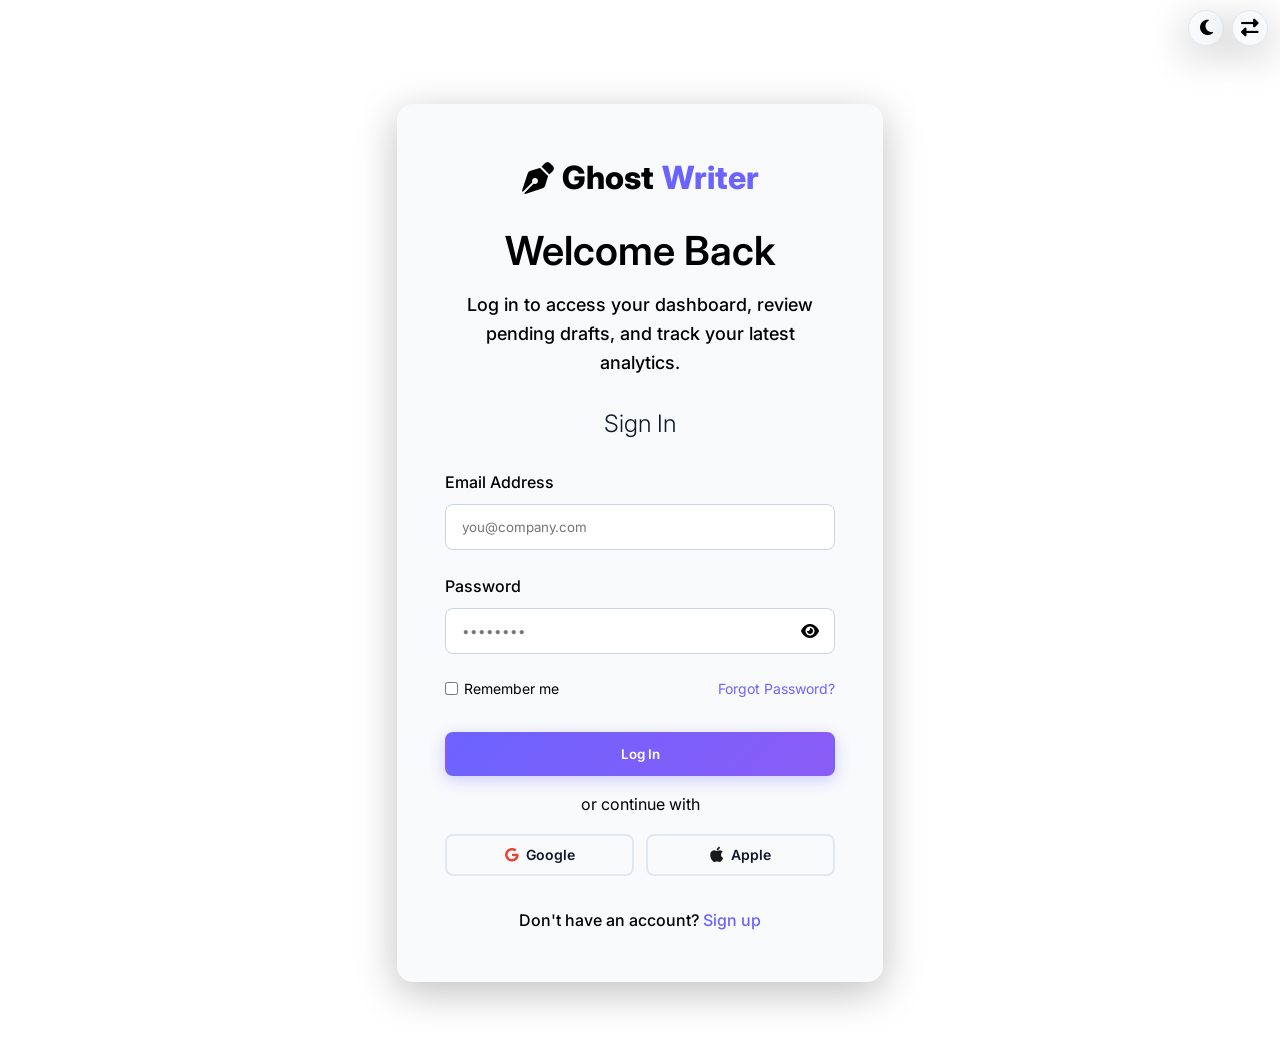
<file: login.html>
<!DOCTYPE html>
<html lang="en">
<head>
    <meta charset="UTF-8">
    <meta name="viewport" content="width=device-width, initial-scale=1.0">
    <title>Login - Freelance Social Media Ghostwriter</title>
    <link href="https://fonts.googleapis.com/css2?family=Inter:wght@300;400;500;600;700;800&display=swap" rel="stylesheet">
    <link rel="stylesheet" href="https://cdnjs.cloudflare.com/ajax/libs/font-awesome/6.5.1/css/all.min.css">
    <link rel="stylesheet" href="assets/css/style.css">
    <link rel="stylesheet" href="assets/css/dark-mode.css">
    <style>
        /* ── Login Page Mobile Fixes ── */

        /* Theme & RTL toggle buttons: always top-right, never overflow */
        .login-controls {
            position: fixed;
            top: 0.6rem;
            right: 0.75rem;
            display: flex;
            gap: 0.5rem;
            z-index: 1000;
        }
        .login-controls button {
            border: 1px solid var(--border);
            background: var(--card-bg);
            color: var(--text-color);
            font-size: 1.1rem;
            padding: 0.45rem;
            border-radius: 50%;
            box-shadow: var(--shadow);
            width: 36px;
            height: 36px;
            display: flex;
            align-items: center;
            justify-content: center;
            cursor: pointer;
        }

        /* Remember me row – always single horizontal line */
        .remember-row {
            display: flex;
            flex-wrap: nowrap;
            justify-content: space-between;
            align-items: center;
            gap: 0.5rem;
            margin-bottom: 2rem;
        }
        .remember-row label {
            display: flex;
            align-items: center;
            gap: 0.4rem;
            cursor: pointer;
            white-space: nowrap;
            flex-shrink: 0;
            font-size: 0.875rem;
        }
        .remember-row a {
            font-size: 0.875rem;
            white-space: nowrap;
            flex-shrink: 0;
        }

        /* Apple icon vertical alignment fix */
        .btn .fa-apple {
            font-size: 1.1rem;
            vertical-align: -1px;
            line-height: 1;
        }

        /* Social buttons row – stay side-by-side on all screens */
        .social-btns {
            display: flex;
            gap: 0.75rem;
        }
        .social-btns .btn {
            flex: 1;
            font-size: 0.875rem;
            padding: 0.65rem 0.5rem;
        }

        /* Card padding shrink on very small screens */
        @media (max-width: 400px) {
            .login-card {
                padding: 2rem 1.25rem !important;
            }
            .remember-row label,
            .remember-row a {
                font-size: 0.8rem;
            }
        }
    </style>
	<link rel="icon" type="image/svg+xml" href="data:image/svg+xml,<svg xmlns='http://www.w3.org/2000/svg' viewBox='0 0 512 512'><path fill='%236c63ff' d='M290.7 93.4c22.2-22.2 58.2-22.2 80.4 0l47.4 47.4c22.2 22.2 22.2 58.2 0 80.4l-219.3 219.3c-6 6-13.4 10.5-21.6 12.7l-79.9 22c-15.4 4.2-29.6-10-25.4-25.4l22-79.9c2.2-8.1 6.7-15.5 12.7-21.6L290.7 93.4zM512 48c0-26.5-21.5-48-48-48s-48 21.5-48 48 21.5 48 48 48 48-21.5 48-48zm-16 320l-128-128c-9.4-9.4-24.6-9.4-33.9 0l-22.6 22.6c-9.4 9.4-9.4 24.6 0 33.9l128 128c9.4 9.4 24.6 9.4 33.9 0l22.6-22.6c9.4-9.4 9.4-24.6 0-33.9z'/></svg>">
</head>
<body style="display:flex; min-height:100vh; align-items:flex-start; justify-content:center; padding-top:4.5rem; padding-bottom:2rem; background:var(--bg-color);">

    <div class="login-controls">
        <button class="theme-toggle" aria-label="Toggle Dark Mode">
            <i class="fa-solid fa-moon"></i>
            <i class="fa-solid fa-sun" style="display:none;"></i>
        </button>
        <button class="rtl-toggle" aria-label="Toggle RTL">
            <i class="fa-solid fa-right-left"></i>
        </button>
    </div>

    <div class="container" style="max-width:550px; padding:2rem;">
        <div class="card login-card" style="padding:3rem; border:none; box-shadow:var(--shadow); background:var(--card-bg);">
            <div style="text-align:center; margin-bottom:2rem;">
                <a href="index.html" class="logo" style="color:var(--text-color); margin-bottom:1.5rem; font-size:2rem; justify-content:center;">
                    <i class="fa-solid fa-pen-nib"></i>
                    Ghost<span style="color:var(--primary);">Writer</span>
                </a>
                <h2 style="font-size:2.5rem; margin-bottom:1rem; color:var(--text-color);">Welcome Back</h2>
                <p style="font-size:1.125rem; color:var(--gray);">Log in to access your dashboard, review pending drafts, and track your latest analytics.</p>
            </div>
            
            <h3 style="font-size:1.5rem; margin-bottom:2rem; text-align:center;">Sign In</h3>
            
            <form action="dashboard.html">
                <div class="form-group">
                    <label class="form-label">Email Address</label>
                    <input type="email" class="form-control" placeholder="you@company.com" required>
                </div>
                <div class="form-group">
                    <label class="form-label">Password</label>
                    <div style="position:relative;">
                        <input type="password" class="form-control" placeholder="••••••••" required>
                        <i class="fa-solid fa-eye toggle-password" style="position:absolute; right:1rem; top:50%; transform:translateY(-50%); cursor:pointer; color:var(--gray);"></i>
                    </div>
                </div>
                
                <div class="remember-row">
                    <label>
                        <input type="checkbox"> Remember me
                    </label>
                    <a href="#">Forgot Password?</a>
                </div>
                
                <button type="submit" class="btn btn-primary" style="width:100%; margin-bottom:1rem;">Log In</button>
                
                <div style="text-align:center; color:var(--gray); margin-bottom:1rem;">or continue with</div>
                
                <div class="social-btns">
                    <button type="button" class="btn btn-outline"><i class="fa-brands fa-google" style="color:#ea4335;"></i> Google</button>
                    <button type="button" class="btn btn-outline"><i class="fa-brands fa-apple" style="color:#1a1a1a; font-size:1.1rem; vertical-align:-1px;"></i> Apple</button>
                </div>
                
                <p style="text-align:center; margin-top:2rem;">Don't have an account? <a href="register.html">Sign up</a></p>
            </form>
        </div>
    </div>

    <script src="assets/js/main.js"></script>
</body>
</html>
</file>
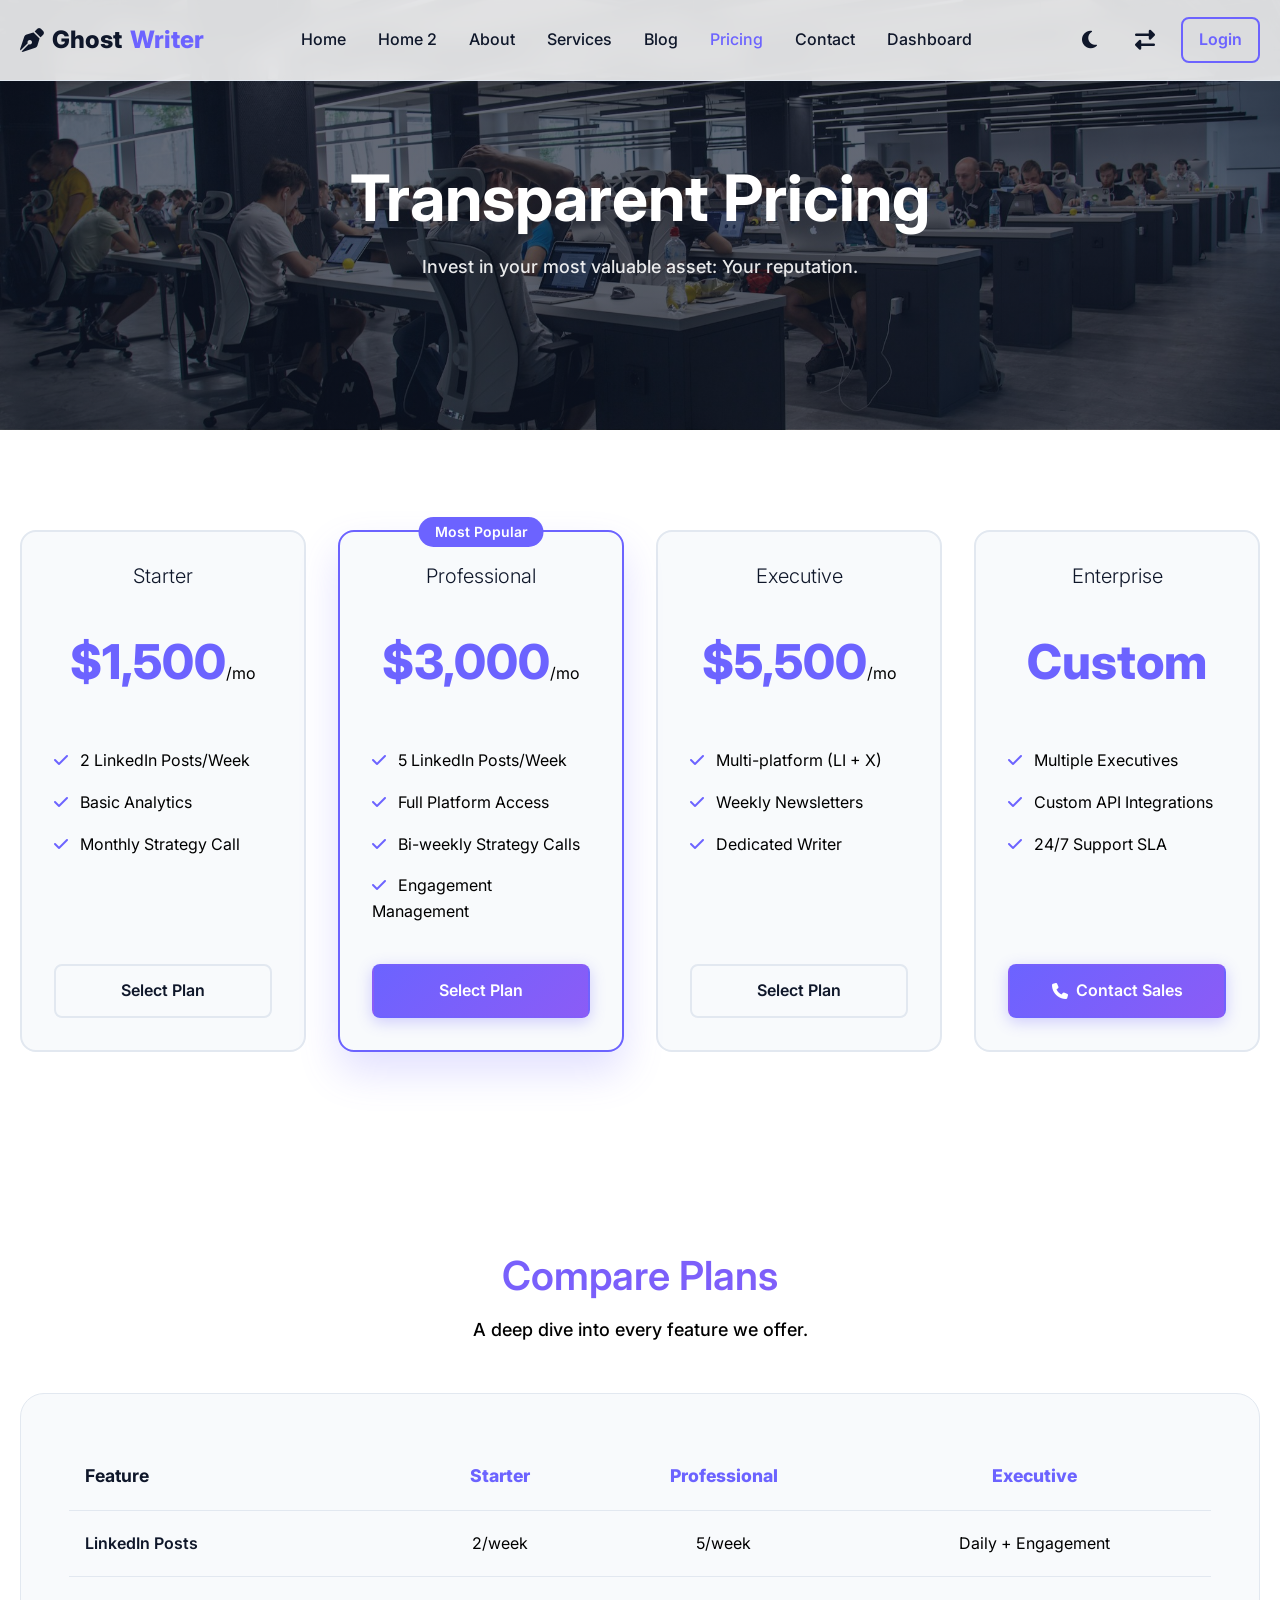
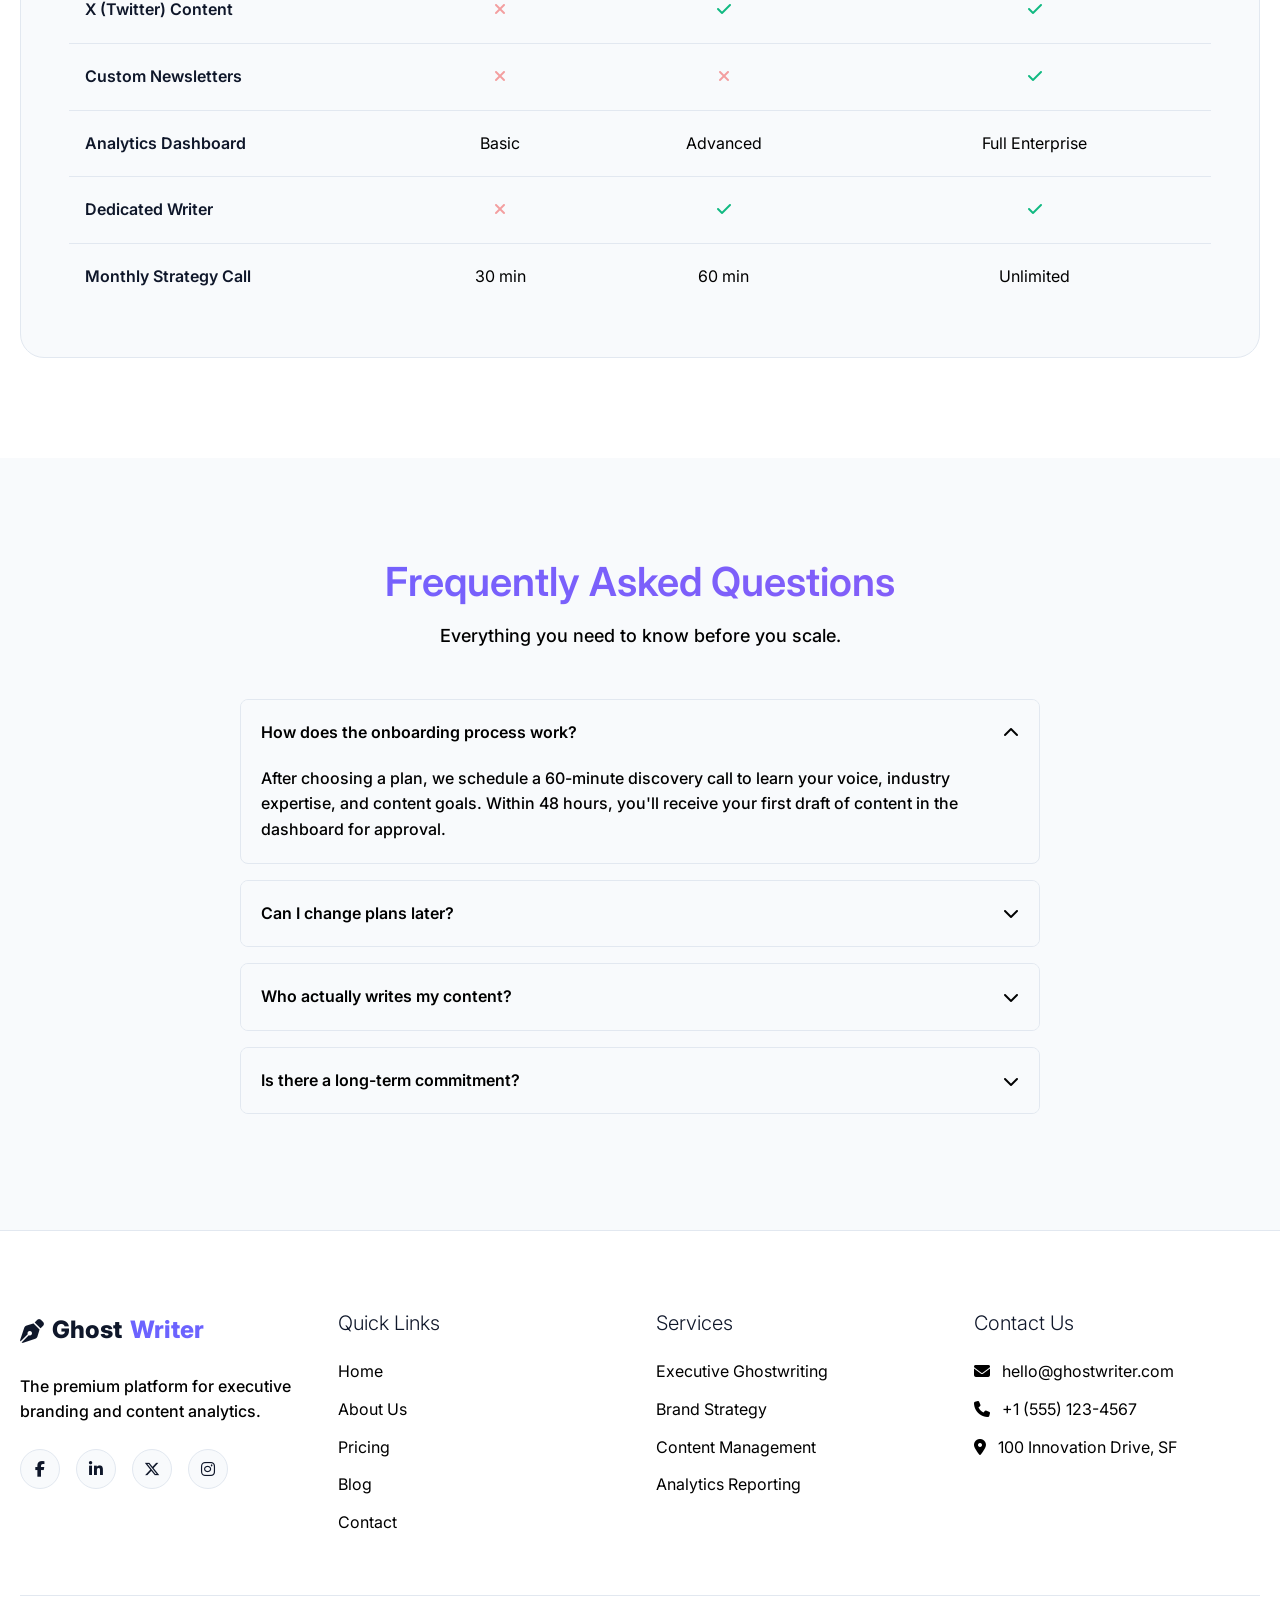
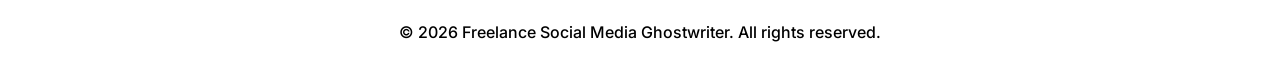
<file: pricing.html>
<!DOCTYPE html>
<html lang="en">
<head>
    <meta charset="UTF-8">
    <meta name="viewport" content="width=device-width, initial-scale=1.0">
    <title>Pricing - Freelance Social Media Ghostwriter</title>
    <meta name="description" content="Premium pricing plans for executive ghostwriting.">
    <link href="https://fonts.googleapis.com/css2?family=Inter:wght@300;400;500;600;700;800&display=swap" rel="stylesheet">
    <link rel="stylesheet" href="https://cdnjs.cloudflare.com/ajax/libs/font-awesome/6.5.1/css/all.min.css">
    <link rel="stylesheet" href="assets/css/style.css">
    <link rel="stylesheet" href="assets/css/dark-mode.css">
	<link rel="icon" type="image/svg+xml" href="data:image/svg+xml,<svg xmlns='http://www.w3.org/2000/svg' viewBox='0 0 512 512'><path fill='%236c63ff' d='M290.7 93.4c22.2-22.2 58.2-22.2 80.4 0l47.4 47.4c22.2 22.2 22.2 58.2 0 80.4l-219.3 219.3c-6 6-13.4 10.5-21.6 12.7l-79.9 22c-15.4 4.2-29.6-10-25.4-25.4l22-79.9c2.2-8.1 6.7-15.5 12.7-21.6L290.7 93.4zM512 48c0-26.5-21.5-48-48-48s-48 21.5-48 48 21.5 48 48 48 48-21.5 48-48zm-16 320l-128-128c-9.4-9.4-24.6-9.4-33.9 0l-22.6 22.6c-9.4 9.4-9.4 24.6 0 33.9l128 128c9.4 9.4 24.6 9.4 33.9 0l22.6-22.6c9.4-9.4 9.4-24.6 0-33.9z'/></svg>">
</head>
<body>

    <!-- NAVBAR -->
    <nav class="navbar">
        <div class="container">
            <a href="index.html" class="logo">
                <i class="fa-solid fa-pen-nib"></i>
                Ghost<span>Writer</span>
            </a>
            <div class="nav-links">
                <a href="index.html">Home</a>
                <a href="home-2.html">Home 2</a>
                <a href="about.html">About</a>
                <a href="services.html">Services</a>
                <a href="blog.html">Blog</a>
                <a href="pricing.html" class="active">Pricing</a>
                <a href="contact.html">Contact</a>
                <a href="dashboard.html">Dashboard</a>
                <div class="mobile-nav-actions">
                    <button class="theme-toggle" aria-label="Toggle Dark Mode">
                        <i class="fa-solid fa-moon"></i>
                        <i class="fa-solid fa-sun" style="display:none;"></i>
                    </button>
                    <button class="rtl-toggle" aria-label="Toggle RTL">
                        <i class="fa-solid fa-right-left"></i>
                    </button>
                    <a href="login.html" class="btn btn-outline" style="border: 2px solid var(--primary); color: var(--primary);">Login</a>
                </div>
            </div>
            <div class="nav-actions">
                <button class="theme-toggle" aria-label="Toggle Dark Mode">
                    <i class="fa-solid fa-moon"></i>
                    <i class="fa-solid fa-sun" style="display:none;"></i>
                </button>
                <button class="rtl-toggle" aria-label="Toggle RTL">
                    <i class="fa-solid fa-right-left"></i>
                </button>
                <a href="login.html" class="btn btn-outline" style="padding: 0.5rem 1rem; border: 2px solid var(--primary); color: var(--primary);">Login</a>
                <button class="mobile-menu-btn">
                    <i class="fa-solid fa-bars"></i>
                </button>
            </div>
        </div>
    </nav>

    <!-- PAGE HEADER -->
    <div class="page-header pricing-header">
        <div class="container">
            <h1>Transparent Pricing</h1>
            <p class="section-subtitle">Invest in your most valuable asset: Your reputation.</p>
        </div>
    </div>

    <!-- PRICING CARDS (4 CARDS) -->
    <section class="section-padding">
        <div class="container">
            <div class="grid-4">
                <div class="card pricing-card text-center" style="border-color: var(--border);">
                    <h3 class="card-title">Starter</h3>
                    <div style="font-size:3rem; font-weight:800; color:var(--primary); margin:1.5rem 0;">$1,500<span style="font-size:1rem; color:var(--gray); font-weight:400;">/mo</span></div>
                    <ul style="text-align:left;">
                        <li style="margin-bottom:1rem;"><i class="fa-solid fa-check" style="color:var(--primary); margin-right:0.5rem;"></i> 2 LinkedIn Posts/Week</li>
                        <li style="margin-bottom:1rem;"><i class="fa-solid fa-check" style="color:var(--primary); margin-right:0.5rem;"></i> Basic Analytics</li>
                        <li style="margin-bottom:1rem;"><i class="fa-solid fa-check" style="color:var(--primary); margin-right:0.5rem;"></i> Monthly Strategy Call</li>
                    </ul>
                    <a href="contact.html" class="btn btn-outline" style="width:100%;">Select Plan</a>
                </div>
                
                <div class="card pricing-card text-center" style="border:2px solid var(--primary); box-shadow: 0 20px 40px rgba(108, 99, 255, 0.2); position:relative;">
                    <div style="position:absolute; top:-15px; left:50%; transform:translateX(-50%); background:var(--primary); color:#fff; padding:0.25rem 1rem; border-radius:2rem; font-size:0.875rem; font-weight:600;">Most Popular</div>
                    <h3 class="card-title">Professional</h3>
                    <div style="font-size:3rem; font-weight:800; color:var(--primary); margin:1.5rem 0;">$3,000<span style="font-size:1rem; color:var(--gray); font-weight:400;">/mo</span></div>
                    <ul style="text-align:left;">
                        <li style="margin-bottom:1rem;"><i class="fa-solid fa-check" style="color:var(--primary); margin-right:0.5rem;"></i> 5 LinkedIn Posts/Week</li>
                        <li style="margin-bottom:1rem;"><i class="fa-solid fa-check" style="color:var(--primary); margin-right:0.5rem;"></i> Full Platform Access</li>
                        <li style="margin-bottom:1rem;"><i class="fa-solid fa-check" style="color:var(--primary); margin-right:0.5rem;"></i> Bi-weekly Strategy Calls</li>
                        <li style="margin-bottom:1rem;"><i class="fa-solid fa-check" style="color:var(--primary); margin-right:0.5rem;"></i> Engagement Management</li>
                    </ul>
                    <a href="contact.html" class="btn btn-primary" style="width:100%;">Select Plan</a>
                </div>

                <div class="card pricing-card text-center" style="border-color: var(--border);">
                    <h3 class="card-title">Executive</h3>
                    <div style="font-size:3rem; font-weight:800; color:var(--primary); margin:1.5rem 0;">$5,500<span style="font-size:1rem; color:var(--gray); font-weight:400;">/mo</span></div>
                    <ul style="text-align:left;">
                        <li style="margin-bottom:1rem;"><i class="fa-solid fa-check" style="color:var(--primary); margin-right:0.5rem;"></i> Multi-platform (LI + X)</li>
                        <li style="margin-bottom:1rem;"><i class="fa-solid fa-check" style="color:var(--primary); margin-right:0.5rem;"></i> Weekly Newsletters</li>
                        <li style="margin-bottom:1rem;"><i class="fa-solid fa-check" style="color:var(--primary); margin-right:0.5rem;"></i> Dedicated Writer</li>
                    </ul>
                    <a href="contact.html" class="btn btn-outline" style="width:100%;">Select Plan</a>
                </div>

                <div class="card pricing-card text-center" style="border-color: var(--border);">
                    <h3 class="card-title">Enterprise</h3>
                    <div style="font-size:3rem; font-weight:800; color:var(--primary); margin:1.5rem 0;">Custom</div>
                    <ul style="text-align:left;">
                        <li style="margin-bottom:1rem;"><i class="fa-solid fa-check" style="color:var(--primary); margin-right:0.5rem;"></i> Multiple Executives</li>
                        <li style="margin-bottom:1rem;"><i class="fa-solid fa-check" style="color:var(--primary); margin-right:0.5rem;"></i> Custom API Integrations</li>
                        <li style="margin-bottom:1rem;"><i class="fa-solid fa-check" style="color:var(--primary); margin-right:0.5rem;"></i> 24/7 Support SLA</li>
                    </ul>
                    <a href="contact.html" class="btn btn-primary" style="width:100%;"><i class="fa-solid fa-phone"></i> Contact Sales</a>
                </div>
            </div>
        </div>
    </section>

    <!-- PLAN COMPARISON -->
    <section class="section-padding" style="background:var(--bg-color);">
        <div class="container">
            <div class="text-center">
                <h2 class="section-title">Compare Plans</h2>
                <p class="section-subtitle">A deep dive into every feature we offer.</p>
            </div>
            <div class="comparison-wrap">
                <table class="comparison-table">
                    <thead>
                        <tr>
                            <th>Feature</th>
                            <th class="plan-name text-center">Starter</th>
                            <th class="plan-name text-center">Professional</th>
                            <th class="plan-name text-center">Executive</th>
                        </tr>
                    </thead>
                    <tbody>
                        <tr>
                            <td>LinkedIn Posts</td>
                            <td class="text-center">2/week</td>
                            <td class="text-center">5/week</td>
                            <td class="text-center">Daily + Engagement</td>
                        </tr>
                        <tr>
                            <td>X (Twitter) Content</td>
                            <td class="text-center"><i class="fa-solid fa-xmark"></i></td>
                            <td class="text-center"><i class="fa-solid fa-check"></i></td>
                            <td class="text-center"><i class="fa-solid fa-check"></i></td>
                        </tr>
                        <tr>
                            <td>Custom Newsletters</td>
                            <td class="text-center"><i class="fa-solid fa-xmark"></i></td>
                            <td class="text-center"><i class="fa-solid fa-xmark"></i></td>
                            <td class="text-center"><i class="fa-solid fa-check"></i></td>
                        </tr>
                        <tr>
                            <td>Analytics Dashboard</td>
                            <td class="text-center">Basic</td>
                            <td class="text-center">Advanced</td>
                            <td class="text-center">Full Enterprise</td>
                        </tr>
                        <tr>
                            <td>Dedicated Writer</td>
                            <td class="text-center"><i class="fa-solid fa-xmark"></i></td>
                            <td class="text-center"><i class="fa-solid fa-check"></i></td>
                            <td class="text-center"><i class="fa-solid fa-check"></i></td>
                        </tr>
                        <tr>
                            <td>Monthly Strategy Call</td>
                            <td class="text-center">30 min</td>
                            <td class="text-center">60 min</td>
                            <td class="text-center">Unlimited</td>
                        </tr>
                    </tbody>
                </table>
            </div>
        </div>
    </section>

    <!-- FAQ SECTION -->
    <section class="section-padding" style="background:var(--card-bg);">
        <div class="container">
            <div class="text-center">
                <h2 class="section-title">Frequently Asked Questions</h2>
                <p class="section-subtitle">Everything you need to know before you scale.</p>
            </div>
            <div style="max-width:800px; margin:0 auto;">
                <div class="accordion-item active">
                    <div class="accordion-header">
                        <span>How does the onboarding process work?</span>
                        <i class="fa-solid fa-chevron-down"></i>
                    </div>
                    <div class="accordion-body">
                        <p>After choosing a plan, we schedule a 60-minute discovery call to learn your voice, industry expertise, and content goals. Within 48 hours, you'll receive your first draft of content in the dashboard for approval.</p>
                    </div>
                </div>
                <div class="accordion-item">
                    <div class="accordion-header">
                        <span>Can I change plans later?</span>
                        <i class="fa-solid fa-chevron-down"></i>
                    </div>
                    <div class="accordion-body">
                        <p>Yes, you can upgrade or downgrade your plan at any time through your dashboard. Changes will be reflected in your next billing cycle.</p>
                    </div>
                </div>
                <div class="accordion-item">
                    <div class="accordion-header">
                        <span>Who actually writes my content?</span>
                        <i class="fa-solid fa-chevron-down"></i>
                    </div>
                    <div class="accordion-body">
                        <p>Your content is written by a dedicated team of elite journalistic talent, vetted specifically for executive ghostwriting. We don't use AI for the core writing; we use it only for research and data analytics.</p>
                    </div>
                </div>
                <div class="accordion-item">
                    <div class="accordion-header">
                        <span>Is there a long-term commitment?</span>
                        <i class="fa-solid fa-chevron-down"></i>
                    </div>
                    <div class="accordion-body">
                        <p>All our plans are month-to-month by default. However, we do offer annual discounts if you choose to commit to a longer-term brand strategy.</p>
                    </div>
                </div>
            </div>
        </div>
    </section>

    <!-- FOOTER -->
    <footer class="footer">
        <div class="container">
            <div class="footer-grid">
                <div class="footer-widget">
                    <a href="index.html" class="logo" style="color:var(--heading-color); margin-bottom:1.5rem;">
                        <i class="fa-solid fa-pen-nib"></i>
                        Ghost<span style="color:var(--primary);">Writer</span>
                    </a>
                    <p style="color:var(--gray); margin-bottom:1.5rem;">The premium platform for executive branding and
                        content analytics.</p>
                    <div class="social-icons">
                        <a href="#"><i class="fa-brands fa-facebook-f"></i></a>
                        <a href="#"><i class="fa-brands fa-linkedin-in"></i></a>
                        <a href="#"><i class="fa-brands fa-x-twitter"></i></a>
                        <a href="#"><i class="fa-brands fa-instagram"></i></a>
                    </div>
                </div>
                <div class="footer-widget">
                    <h3>Quick Links</h3>
                    <ul class="footer-links">
                        <li><a href="index.html">Home</a></li>
                        <li><a href="about.html">About Us</a></li>
                        <li><a href="pricing.html">Pricing</a></li>
                        <li><a href="blog.html">Blog</a></li>
                        <li><a href="contact.html">Contact</a></li>
                    </ul>
                </div>
                <div class="footer-widget">
                    <h3>Services</h3>
                    <ul class="footer-links">
                        <li><a href="services-details.html">Executive Ghostwriting</a></li>
                        <li><a href="services-details.html">Brand Strategy</a></li>
                        <li><a href="services-details.html">Content Management</a></li>
                        <li><a href="services-details.html">Analytics Reporting</a></li>
                    </ul>
                </div>
                <div class="footer-widget">
                    <h3>Contact Us</h3>
                    <ul class="footer-links">
                        <li style="color:var(--gray);"><i class="fa-solid fa-envelope" style="margin-right:0.5rem;"></i>
                            hello@ghostwriter.com</li>
                        <li style="color:var(--gray);"><i class="fa-solid fa-phone" style="margin-right:0.5rem;"></i> +1
                            (555) 123-4567</li>
                        <li style="color:var(--gray);"><i class="fa-solid fa-location-dot"
                                style="margin-right:0.5rem;"></i> 100 Innovation Drive, SF</li>
                    </ul>
                </div>
            </div>
            <div class="footer-bottom">
                <p>&copy; 2026 Freelance Social Media Ghostwriter. All rights reserved.</p>
            </div>
        </div>
    </footer>

    <script src="assets/js/main.js"></script>
</body>
</html>
</file>
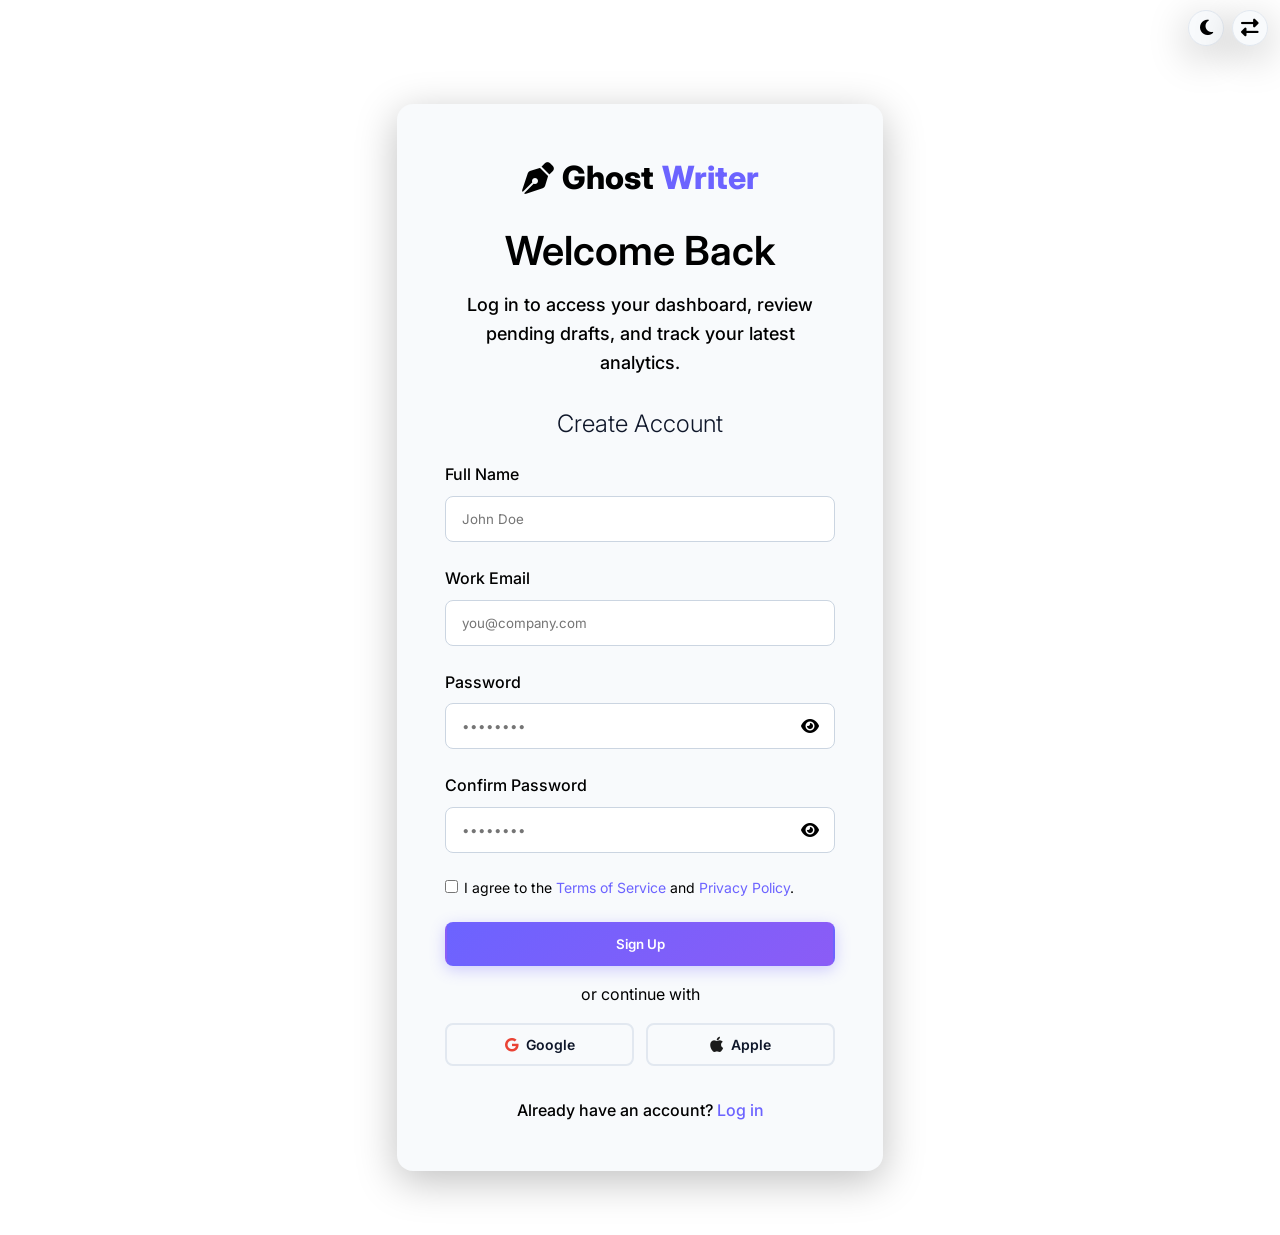
<file: register.html>
<!DOCTYPE html>
<html lang="en">
<head>
    <meta charset="UTF-8">
    <meta name="viewport" content="width=device-width, initial-scale=1.0">
    <title>Register - Freelance Social Media Ghostwriter</title>
    <link href="https://fonts.googleapis.com/css2?family=Inter:wght@300;400;500;600;700;800&display=swap" rel="stylesheet">
    <link rel="stylesheet" href="https://cdnjs.cloudflare.com/ajax/libs/font-awesome/6.5.1/css/all.min.css">
    <link rel="stylesheet" href="assets/css/style.css">
    <link rel="stylesheet" href="assets/css/dark-mode.css">
    <style>
        /* ── Register Page Mobile Fixes ── */

        /* Theme & RTL toggle buttons: always top-right, never overflow */
        .login-controls {
            position: fixed;
            top: 0.6rem;
            right: 0.75rem;
            display: flex;
            gap: 0.5rem;
            z-index: 1000;
        }
        .login-controls button {
            border: 1px solid var(--border);
            background: var(--card-bg);
            color: var(--text-color);
            font-size: 1.1rem;
            padding: 0.45rem;
            border-radius: 50%;
            box-shadow: var(--shadow);
            width: 36px;
            height: 36px;
            display: flex;
            align-items: center;
            justify-content: center;
            cursor: pointer;
        }

        /* Apple icon vertical alignment fix */
        .btn .fa-apple {
            font-size: 1.1rem;
            vertical-align: -1px;
            line-height: 1;
        }

        /* Social buttons row – stay side-by-side on all screens */
        .social-btns {
            display: flex;
            gap: 0.75rem;
        }
        .social-btns .btn {
            flex: 1;
            font-size: 0.875rem;
            padding: 0.65rem 0.5rem;
        }

        /* Terms checkbox row – single horizontal line */
        .terms-row {
            margin-bottom: 1.5rem;
        }
        .terms-row label {
            display: flex;
            align-items: flex-start;
            gap: 0.4rem;
            cursor: pointer;
            font-size: 0.875rem;
        }
        .terms-row input[type="checkbox"] {
            flex-shrink: 0;
            margin-top: 0.2rem;
        }
        .terms-row label span {
            line-height: 1.5;
        }

        /* Card padding shrink on very small screens */
        @media (max-width: 480px) {
            .register-card {
                padding: 2rem 1rem !important;
            }
            .terms-row label {
                font-size: 0.72rem;
            }
        }
    </style>
	<link rel="icon" type="image/svg+xml" href="data:image/svg+xml,<svg xmlns='http://www.w3.org/2000/svg' viewBox='0 0 512 512'><path fill='%236c63ff' d='M290.7 93.4c22.2-22.2 58.2-22.2 80.4 0l47.4 47.4c22.2 22.2 22.2 58.2 0 80.4l-219.3 219.3c-6 6-13.4 10.5-21.6 12.7l-79.9 22c-15.4 4.2-29.6-10-25.4-25.4l22-79.9c2.2-8.1 6.7-15.5 12.7-21.6L290.7 93.4zM512 48c0-26.5-21.5-48-48-48s-48 21.5-48 48 21.5 48 48 48 48-21.5 48-48zm-16 320l-128-128c-9.4-9.4-24.6-9.4-33.9 0l-22.6 22.6c-9.4 9.4-9.4 24.6 0 33.9l128 128c9.4 9.4 24.6 9.4 33.9 0l22.6-22.6c9.4-9.4 9.4-24.6 0-33.9z'/></svg>">
</head>
<body style="display:flex; min-height:100vh; align-items:flex-start; justify-content:center; padding-top:4.5rem; padding-bottom:2rem; background:var(--bg-color);">

    <div class="login-controls">
        <button class="theme-toggle" aria-label="Toggle Dark Mode">
            <i class="fa-solid fa-moon"></i>
            <i class="fa-solid fa-sun" style="display:none;"></i>
        </button>
        <button class="rtl-toggle" aria-label="Toggle RTL">
            <i class="fa-solid fa-right-left"></i>
        </button>
    </div>

    <div class="container" style="max-width:550px; padding:2rem;">
        <div class="card register-card" style="padding:3rem; border:none; box-shadow:var(--shadow); background:var(--card-bg);">
            <div style="text-align:center; margin-bottom:2rem;">
                <a href="index.html" class="logo" style="color:var(--text-color); margin-bottom:1.5rem; font-size:2rem; justify-content:center;">
                    <i class="fa-solid fa-pen-nib"></i>
                    Ghost<span style="color:var(--primary);">Writer</span>
                </a>
                <h2 style="font-size:2.5rem; margin-bottom:1rem; color:var(--text-color);">Welcome Back</h2>
                <p style="font-size:1.125rem; color:var(--gray);">Log in to access your dashboard, review pending drafts, and track your latest analytics.</p>
            </div>
            
            <h3 style="font-size:1.5rem; margin-bottom:1.5rem; text-align:center;">Create Account</h3>
            
            <form action="dashboard.html">
                <div class="form-group">
                    <label class="form-label">Full Name</label>
                    <input type="text" class="form-control" placeholder="John Doe" required>
                </div>
                <div class="form-group">
                    <label class="form-label">Work Email</label>
                    <input type="email" class="form-control" placeholder="you@company.com" required>
                </div>
                <div class="form-group">
                    <label class="form-label">Password</label>
                    <div style="position:relative;">
                        <input type="password" class="form-control" placeholder="••••••••" required>
                        <i class="fa-solid fa-eye toggle-password" style="position:absolute; right:1rem; top:50%; transform:translateY(-50%); cursor:pointer; color:var(--gray);"></i>
                    </div>
                </div>
                <div class="form-group">
                    <label class="form-label">Confirm Password</label>
                    <div style="position:relative;">
                        <input type="password" class="form-control" placeholder="••••••••" required>
                        <i class="fa-solid fa-eye toggle-password" style="position:absolute; right:1rem; top:50%; transform:translateY(-50%); cursor:pointer; color:var(--gray);"></i>
                    </div>
                </div>
                
                <div class="terms-row">
                    <label>
                        <input type="checkbox" required>
                        <span>I agree to the <a href="#">Terms of Service</a> and <a href="#">Privacy Policy</a>.</span>
                    </label>
                </div>
                
                <button type="submit" class="btn btn-primary" style="width:100%; margin-bottom:1rem;">Sign Up</button>
                
                <div style="text-align:center; color:var(--gray); margin-bottom:1rem;">or continue with</div>
                
                <div class="social-btns">
                    <button type="button" class="btn btn-outline"><i class="fa-brands fa-google" style="color:#ea4335;"></i> Google</button>
                    <button type="button" class="btn btn-outline"><i class="fa-brands fa-apple" style="color:#1a1a1a; font-size:1.1rem; vertical-align:-1px;"></i> Apple</button>
                </div>
                
                <p style="text-align:center; margin-top:2rem;">Already have an account? <a href="login.html">Log in</a></p>
            </form>
        </div>
    </div>

    <script src="assets/js/main.js"></script>
</body>
</html>
</file>
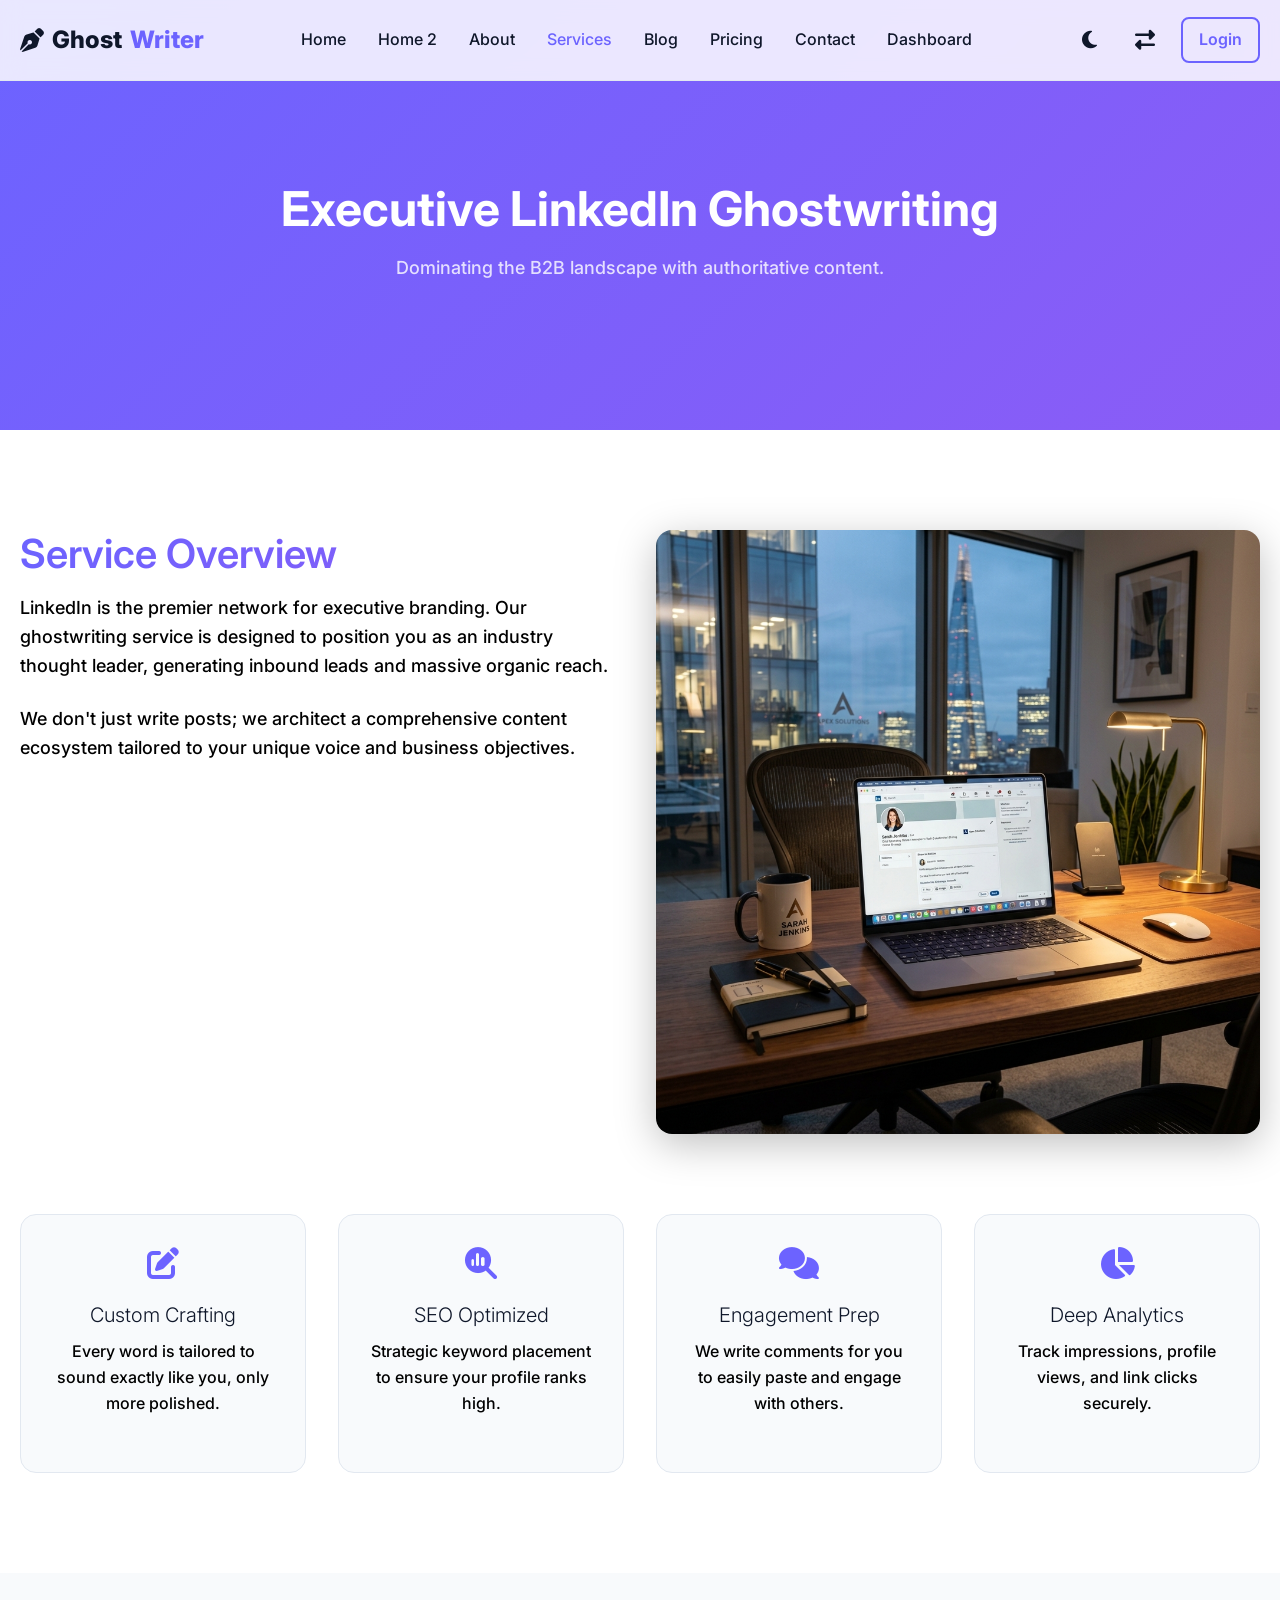
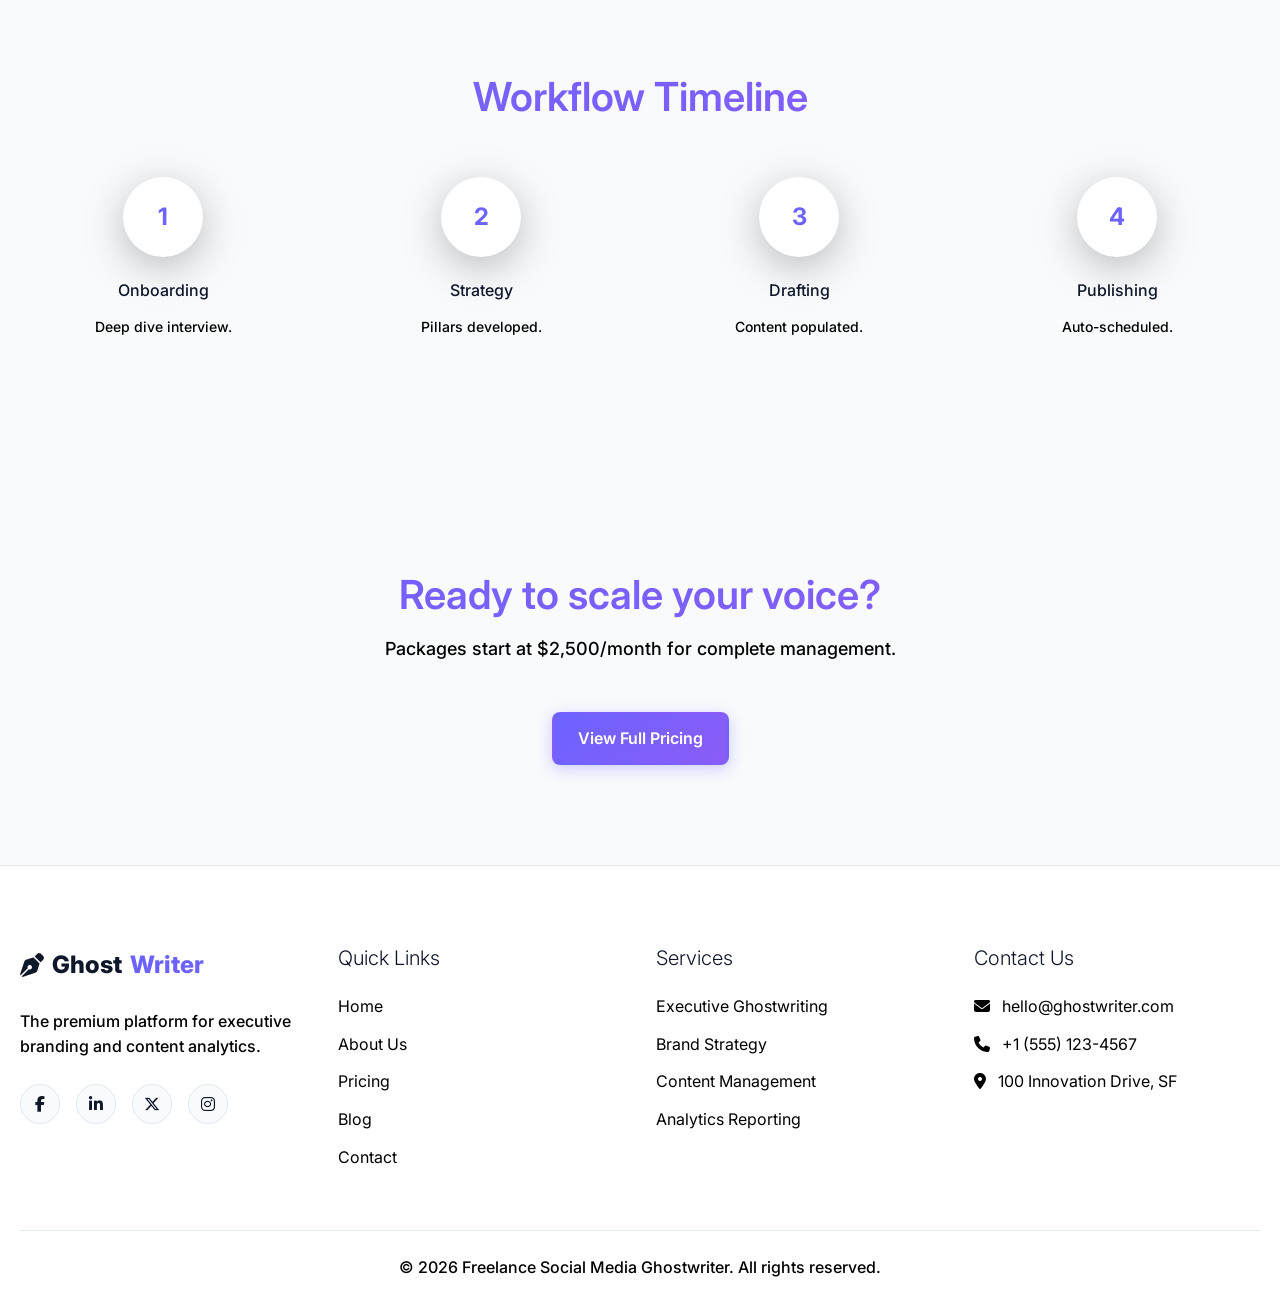
<file: services-details.html>
<!DOCTYPE html>
<html lang="en">

<head>
    <meta charset="UTF-8">
    <meta name="viewport" content="width=device-width, initial-scale=1.0">
    <title>Service Details - Freelance Social Media Ghostwriter</title>
    <meta name="description" content="Detailed overview of our premium executive ghostwriting service.">
    <link href="https://fonts.googleapis.com/css2?family=Inter:wght@300;400;500;600;700;800&display=swap" rel="stylesheet">
    <link rel="stylesheet" href="https://cdnjs.cloudflare.com/ajax/libs/font-awesome/6.5.1/css/all.min.css">
    <link rel="stylesheet" href="assets/css/style.css">
    <link rel="stylesheet" href="assets/css/dark-mode.css">
    <link rel="icon" type="image/svg+xml"
        href="data:image/svg+xml,<svg xmlns='http://www.w3.org/2000/svg' viewBox='0 0 512 512'><path fill='%236c63ff' d='M290.7 93.4c22.2-22.2 58.2-22.2 80.4 0l47.4 47.4c22.2 22.2 22.2 58.2 0 80.4l-219.3 219.3c-6 6-13.4 10.5-21.6 12.7l-79.9 22c-15.4 4.2-29.6-10-25.4-25.4l22-79.9c2.2-8.1 6.7-15.5 12.7-21.6L290.7 93.4zM512 48c0-26.5-21.5-48-48-48s-48 21.5-48 48 21.5 48 48 48 48-21.5 48-48zm-16 320l-128-128c-9.4-9.4-24.6-9.4-33.9 0l-22.6 22.6c-9.4 9.4-9.4 24.6 0 33.9l128 128c9.4 9.4 24.6 9.4 33.9 0l22.6-22.6c9.4-9.4 9.4-24.6 0-33.9z'/></svg>">
</head>

<body>

    <!-- NAVBAR -->
    <nav class="navbar">
        <div class="container">
            <a href="index.html" class="logo">
                <i class="fa-solid fa-pen-nib"></i>
                Ghost<span>Writer</span>
            </a>
            <div class="nav-links">
                <a href="index.html">Home</a>
                <a href="home-2.html">Home 2</a>
                <a href="about.html">About</a>
                <a href="services.html" class="active">Services</a>
                <a href="blog.html">Blog</a>
                <a href="pricing.html">Pricing</a>
                <a href="contact.html">Contact</a>
                <a href="dashboard.html">Dashboard</a>
                <div class="mobile-nav-actions">
                    <button class="theme-toggle" aria-label="Toggle Dark Mode">
                        <i class="fa-solid fa-moon"></i>
                        <i class="fa-solid fa-sun" style="display:none;"></i>
                    </button>
                    <button class="rtl-toggle" aria-label="Toggle RTL">
                        <i class="fa-solid fa-right-left"></i>
                    </button>
                    <a href="login.html" class="btn btn-outline"
                        style="border: 2px solid var(--primary); color: var(--primary);">Login</a>
                </div>
            </div>
            <div class="nav-actions">
                <button class="theme-toggle" aria-label="Toggle Dark Mode">
                    <i class="fa-solid fa-moon"></i>
                    <i class="fa-solid fa-sun" style="display:none;"></i>
                </button>
                <button class="rtl-toggle" aria-label="Toggle RTL">
                    <i class="fa-solid fa-right-left"></i>
                </button>
                <a href="login.html" class="btn btn-outline"
                    style="padding: 0.5rem 1rem; border: 2px solid var(--primary); color: var(--primary);">Login</a>
                <button class="mobile-menu-btn">
                    <i class="fa-solid fa-bars"></i>
                </button>
            </div>
        </div>
    </nav>

    <!-- PAGE HEADER -->
    <div class="page-header" style="background:var(--gradient); color:#fff; padding:180px 0 100px;">
        <div class="container">
            <h1 id="service-title" style="color:#fff;">Executive LinkedIn Ghostwriting</h1>
            <p id="service-subtitle" class="section-subtitle" style="color:rgba(255,255,255,0.8);">Dominating the B2B
                landscape with authoritative content.</p>
        </div>
    </div>

    <!-- OVERVIEW & FEATURES (GRID-4) -->
    <section class="section-padding">
        <div class="container">
            <div class="grid-2">
                <div>
                    <h2 class="section-title">Service Overview</h2>
                    <p id="service-text-1" style="color:var(--gray); font-size:1.125rem; margin-bottom:1.5rem;">LinkedIn
                        is the premier network for executive branding. Our ghostwriting service is designed to position
                        you as an industry thought leader, generating inbound leads and massive organic reach.</p>
                    <p id="service-text-2" style="color:var(--gray); font-size:1.125rem; margin-bottom:1.5rem;">We don't
                        just write posts; we architect a comprehensive content ecosystem tailored to your unique voice
                        and business objectives.</p>
                </div>
                <div>
                    <img id="service-image" src="assets/images/linkedin-service.png" alt="Service Detail"
                        style="border-radius:1rem; box-shadow:var(--shadow);">
                </div>
            </div>

            <div class="grid-4 mt-12">
                <div class="card text-center">
                    <i class="fa-solid fa-pen-to-square mb-4" style="font-size:2rem; color:var(--primary);"></i>
                    <h3 class="card-title">Custom Crafting</h3>
                    <p class="card-text">Every word is tailored to sound exactly like you, only more polished.</p>
                </div>
                <div class="card text-center">
                    <i class="fa-solid fa-magnifying-glass-chart mb-4"
                        style="font-size:2rem; color:var(--primary);"></i>
                    <h3 class="card-title">SEO Optimized</h3>
                    <p class="card-text">Strategic keyword placement to ensure your profile ranks high.</p>
                </div>
                <div class="card text-center">
                    <i class="fa-solid fa-comments mb-4" style="font-size:2rem; color:var(--primary);"></i>
                    <h3 class="card-title">Engagement Prep</h3>
                    <p class="card-text">We write comments for you to easily paste and engage with others.</p>
                </div>
                <div class="card text-center">
                    <i class="fa-solid fa-chart-pie mb-4" style="font-size:2rem; color:var(--primary);"></i>
                    <h3 class="card-title">Deep Analytics</h3>
                    <p class="card-text">Track impressions, profile views, and link clicks securely.</p>
                </div>
            </div>
        </div>
    </section>

    <!-- WORKFLOW & BENEFITS -->
    <section class="section-padding" style="background:var(--card-bg);">
        <div class="container">
            <div class="text-center">
                <h2 class="section-title">Workflow Timeline</h2>
            </div>
            <div class="grid-4 mt-4">
                <div class="card text-center" style="border:none; box-shadow:none; background:transparent;">
                    <div
                        style="width:80px; height:80px; background:#fff; border-radius:50%; display:flex; align-items:center; justify-content:center; margin:0 auto 1.5rem; font-size:1.5rem; font-weight:700; color:var(--primary); box-shadow:var(--shadow);">
                        1</div>
                    <h4>Onboarding</h4>
                    <p style="color:var(--gray); font-size:0.875rem;">Deep dive interview.</p>
                </div>
                <div class="card text-center" style="border:none; box-shadow:none; background:transparent;">
                    <div
                        style="width:80px; height:80px; background:#fff; border-radius:50%; display:flex; align-items:center; justify-content:center; margin:0 auto 1.5rem; font-size:1.5rem; font-weight:700; color:var(--primary); box-shadow:var(--shadow);">
                        2</div>
                    <h4>Strategy</h4>
                    <p style="color:var(--gray); font-size:0.875rem;">Pillars developed.</p>
                </div>
                <div class="card text-center" style="border:none; box-shadow:none; background:transparent;">
                    <div
                        style="width:80px; height:80px; background:#fff; border-radius:50%; display:flex; align-items:center; justify-content:center; margin:0 auto 1.5rem; font-size:1.5rem; font-weight:700; color:var(--primary); box-shadow:var(--shadow);">
                        3</div>
                    <h4>Drafting</h4>
                    <p style="color:var(--gray); font-size:0.875rem;">Content populated.</p>
                </div>
                <div class="card text-center" style="border:none; box-shadow:none; background:transparent;">
                    <div
                        style="width:80px; height:80px; background:#fff; border-radius:50%; display:flex; align-items:center; justify-content:center; margin:0 auto 1.5rem; font-size:1.5rem; font-weight:700; color:var(--primary); box-shadow:var(--shadow);">
                        4</div>
                    <h4>Publishing</h4>
                    <p style="color:var(--gray); font-size:0.875rem;">Auto-scheduled.</p>
                </div>
            </div>
        </div>
    </section>



    <!-- PRICING PREVIEW CTA -->
    <section class="section-padding text-center" style="background:var(--card-bg);">
        <div class="container">
            <h2 class="section-title">Ready to scale your voice?</h2>
            <p class="section-subtitle">Packages start at $2,500/month for complete management.</p>
            <a href="pricing.html" class="btn btn-primary">View Full Pricing</a>
        </div>
    </section>

    <!-- FOOTER -->
    <footer class="footer">
        <div class="container">
            <div class="footer-grid">
                <div class="footer-widget">
                    <a href="index.html" class="logo" style="color:var(--heading-color); margin-bottom:1.5rem;">
                        <i class="fa-solid fa-pen-nib"></i>
                        Ghost<span style="color:var(--primary);">Writer</span>
                    </a>
                    <p style="color:var(--gray); margin-bottom:1.5rem;">The premium platform for executive branding and
                        content analytics.</p>
                    <div class="social-icons">
                        <a href="#"><i class="fa-brands fa-facebook-f"></i></a>
                        <a href="#"><i class="fa-brands fa-linkedin-in"></i></a>
                        <a href="#"><i class="fa-brands fa-x-twitter"></i></a>
                        <a href="#"><i class="fa-brands fa-instagram"></i></a>
                    </div>
                </div>
                <div class="footer-widget">
                    <h3>Quick Links</h3>
                    <ul class="footer-links">
                        <li><a href="index.html">Home</a></li>
                        <li><a href="about.html">About Us</a></li>
                        <li><a href="pricing.html">Pricing</a></li>
                        <li><a href="blog.html">Blog</a></li>
                        <li><a href="contact.html">Contact</a></li>
                    </ul>
                </div>
                <div class="footer-widget">
                    <h3>Services</h3>
                    <ul class="footer-links">
                        <li><a href="services-details.html">Executive Ghostwriting</a></li>
                        <li><a href="services-details.html">Brand Strategy</a></li>
                        <li><a href="services-details.html">Content Management</a></li>
                        <li><a href="services-details.html">Analytics Reporting</a></li>
                    </ul>
                </div>
                <div class="footer-widget">
                    <h3>Contact Us</h3>
                    <ul class="footer-links">
                        <li style="color:var(--gray);"><i class="fa-solid fa-envelope" style="margin-right:0.5rem;"></i>
                            hello@ghostwriter.com</li>
                        <li style="color:var(--gray);"><i class="fa-solid fa-phone" style="margin-right:0.5rem;"></i> +1
                            (555) 123-4567</li>
                        <li style="color:var(--gray);"><i class="fa-solid fa-location-dot"
                                style="margin-right:0.5rem;"></i> 100 Innovation Drive, SF</li>
                    </ul>
                </div>
            </div>
            <div class="footer-bottom">
                <p>&copy; 2026 Freelance Social Media Ghostwriter. All rights reserved.</p>
            </div>
        </div>
    </footer>

    <script>
        document.addEventListener('DOMContentLoaded', () => {
            const servicesData = {
                'linkedin': {
                    title: 'LinkedIn Ghostwriting',
                    subtitle: 'Dominating the B2B landscape with authoritative content.',
                    text1: 'LinkedIn is the premier network for executive branding. Our ghostwriting service is designed to position you as an industry thought leader, generating inbound leads and massive organic reach.',
                    text2: 'We don\'t just write posts; we architect a comprehensive content ecosystem tailored to your unique voice and business objectives.',
                    image: 'assets/images/linkedin-service.png'
                },
                'twitter': {
                    title: 'Twitter/X Growth',
                    subtitle: 'Architecting viral threads and daily engagement.',
                    text1: 'Twitter/X requires a fast-paced, high-engagement strategy. We craft viral threads and daily insights that position you at the center of industry conversations.',
                    text2: 'Our team monitors trends in real-time to ensure your voice is always relevant and impactful, driving massive organic growth and network expansion.',
                    image: 'assets/images/twitter-service.png'
                },
                'newsletter': {
                    title: 'Newsletter Writing',
                    subtitle: 'Building deep connections through long-form mastery.',
                    text1: 'Build a direct connection with your audience through high-quality long-form content. We handle everything from research to drafting and distribution for your Substack or email list.',
                    text2: 'Our newsletters are designed to provide immense value, keeping your subscribers engaged and establishing your authority as a subject matter expert.',
                    image: 'assets/images/newsletter-service.png'
                },
                'brand': {
                    title: 'Brand Strategy',
                    subtitle: 'Defining your unique voice in a crowded digital world.',
                    text1: 'Your brand is more than just a profile. We develop a robust strategy including visual identity, tone of voice, and content pillars to ensure consistent excellence.',
                    text2: 'We map out your long-term positioning to ensure every piece of content serves a strategic purpose in building your professional legacy.',
                    image: 'assets/images/brand-service.png'
                },
                'profile': {
                    title: 'Profile Optimization',
                    subtitle: 'Converting profile visitors into high-value connections.',
                    text1: 'First impressions are everything. We optimize your headers, bios, and featured sections to convert profile visitors into followers and inbound leads.',
                    text2: 'Our comprehensive audit and overhaul ensure that every aspect of your social presence is aligned with your current professional goals.',
                    image: 'assets/images/profile-service.png'
                },
                'analytics': {
                    title: 'Analytics Dashboard',
                    subtitle: 'Data-driven insights for exponential growth.',
                    text1: 'Data-driven growth is our philosophy. Access your personalized dashboard to track every metric that matters, from reach to conversion, with clear ROI reporting.',
                    text2: 'We translate complex data into actionable insights, allowing us to continuously refine your strategy for maximum performance.',
                    image: 'assets/images/analytics-service.png'
                }
            };

            const urlParams = new URLSearchParams(window.location.search);
            const serviceKey = urlParams.get('service');

            if (serviceKey && servicesData[serviceKey]) {
                const data = servicesData[serviceKey];
                document.getElementById('service-title').textContent = data.title;
                document.getElementById('service-subtitle').textContent = data.subtitle;
                document.getElementById('service-text-1').textContent = data.text1;
                document.getElementById('service-text-2').textContent = data.text2;
                document.getElementById('service-image').src = data.image;
                document.getElementById('service-image').alt = data.title;
                document.title = `${data.title} - Service Details`;
            }
        });
    </script>
    <script src="assets/js/main.js"></script>
</body>

</html>
</file>
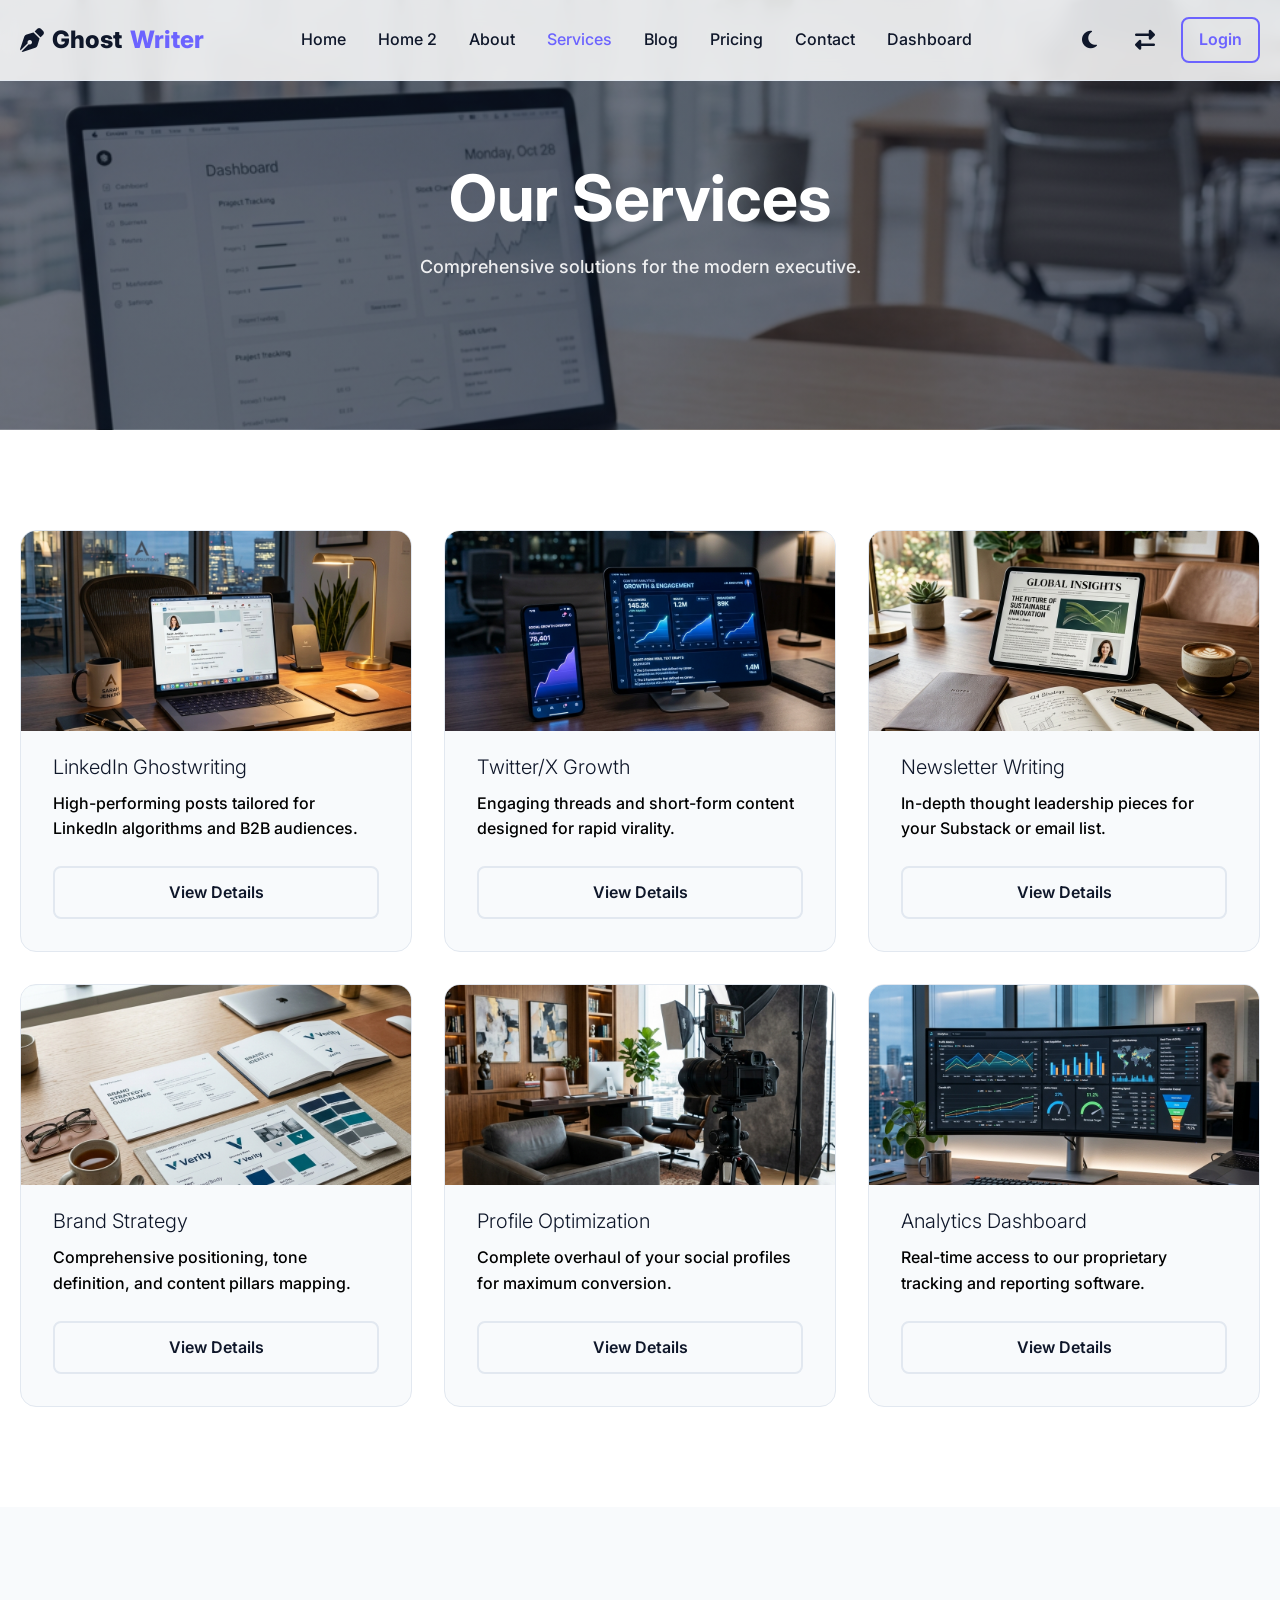
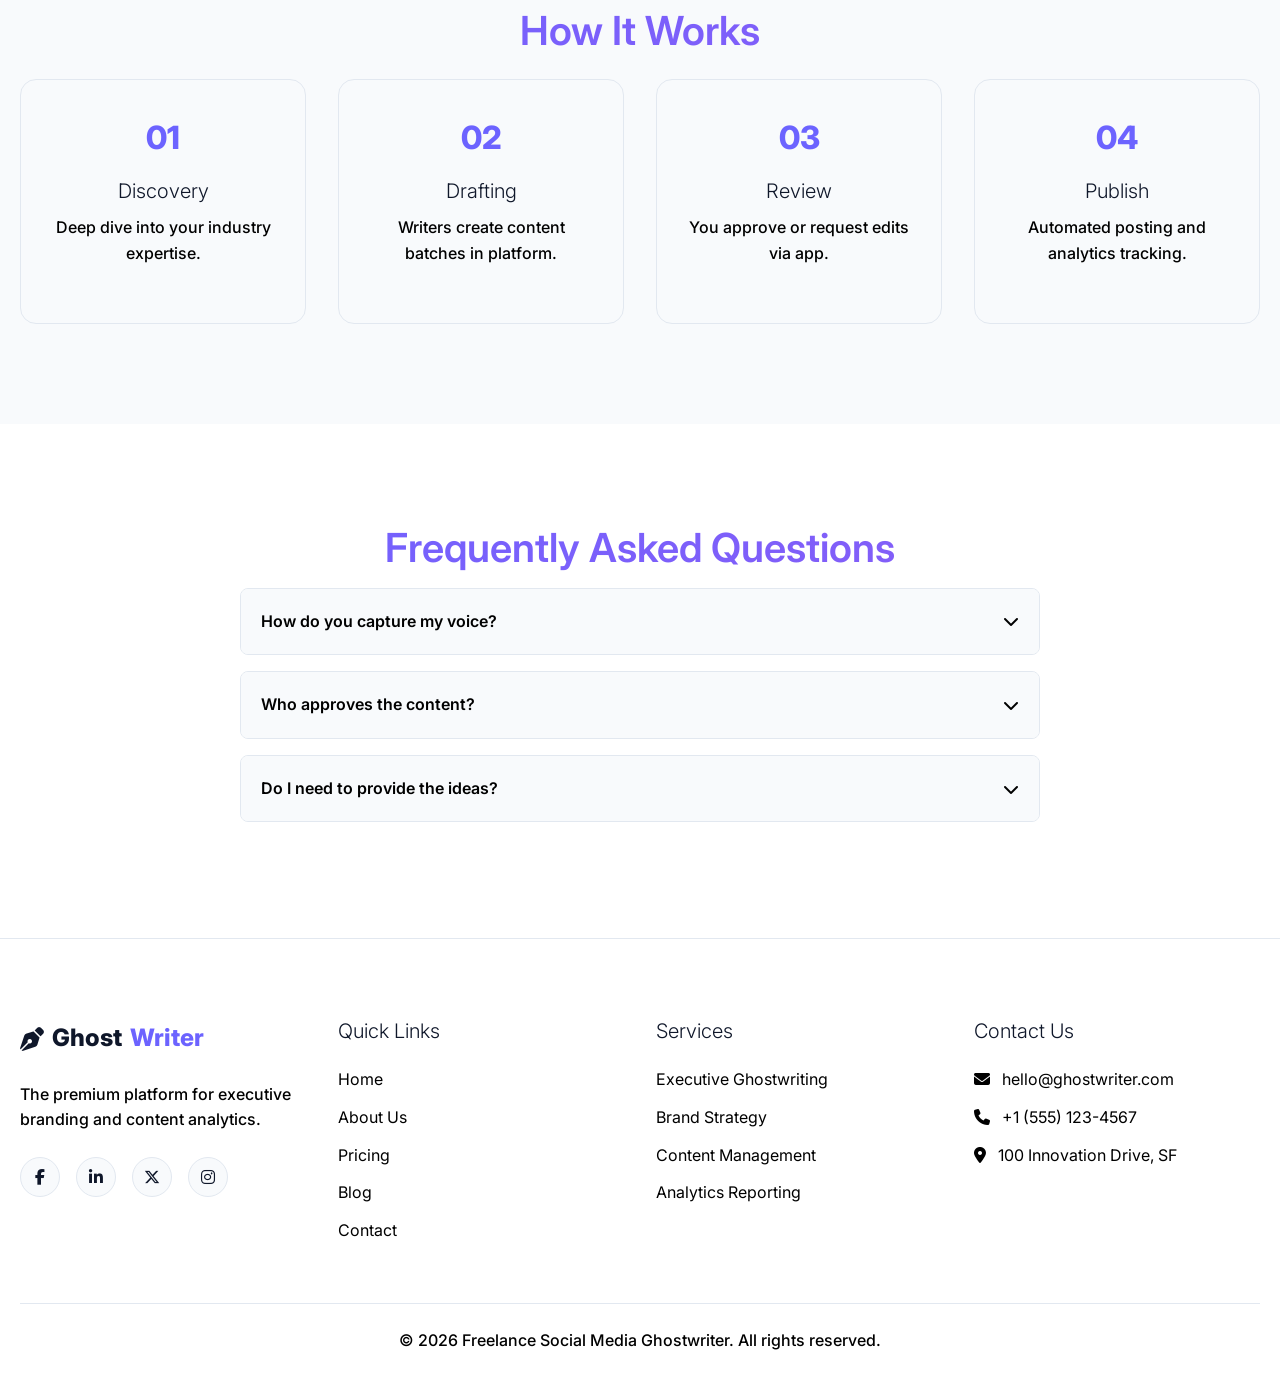
<file: services.html>
<!DOCTYPE html>
<html lang="en">
<head>
    <meta charset="UTF-8">
    <meta name="viewport" content="width=device-width, initial-scale=1.0">
    <title>Services - Freelance Social Media Ghostwriter</title>
    <meta name="description" content="Explore our premium ghostwriting and analytics services.">
    <link href="https://fonts.googleapis.com/css2?family=Inter:wght@300;400;500;600;700;800&display=swap" rel="stylesheet">
    <link rel="stylesheet" href="https://cdnjs.cloudflare.com/ajax/libs/font-awesome/6.5.1/css/all.min.css">
    <link rel="stylesheet" href="assets/css/style.css">
    <link rel="stylesheet" href="assets/css/dark-mode.css">
	<link rel="icon" type="image/svg+xml" href="data:image/svg+xml,<svg xmlns='http://www.w3.org/2000/svg' viewBox='0 0 512 512'><path fill='%236c63ff' d='M290.7 93.4c22.2-22.2 58.2-22.2 80.4 0l47.4 47.4c22.2 22.2 22.2 58.2 0 80.4l-219.3 219.3c-6 6-13.4 10.5-21.6 12.7l-79.9 22c-15.4 4.2-29.6-10-25.4-25.4l22-79.9c2.2-8.1 6.7-15.5 12.7-21.6L290.7 93.4zM512 48c0-26.5-21.5-48-48-48s-48 21.5-48 48 21.5 48 48 48 48-21.5 48-48zm-16 320l-128-128c-9.4-9.4-24.6-9.4-33.9 0l-22.6 22.6c-9.4 9.4-9.4 24.6 0 33.9l128 128c9.4 9.4 24.6 9.4 33.9 0l22.6-22.6c9.4-9.4 9.4-24.6 0-33.9z'/></svg>">
</head>
<body>

    <!-- NAVBAR -->
    <nav class="navbar">
        <div class="container">
            <a href="index.html" class="logo">
                <i class="fa-solid fa-pen-nib"></i>
                Ghost<span>Writer</span>
            </a>
            <div class="nav-links">
                <a href="index.html">Home</a>
                <a href="home-2.html">Home 2</a>
                <a href="about.html">About</a>
                <a href="services.html" class="active">Services</a>
                <a href="blog.html">Blog</a>
                <a href="pricing.html">Pricing</a>
                <a href="contact.html">Contact</a>
                <a href="dashboard.html">Dashboard</a>
                <div class="mobile-nav-actions">
                    <button class="theme-toggle" aria-label="Toggle Dark Mode">
                        <i class="fa-solid fa-moon"></i>
                        <i class="fa-solid fa-sun" style="display:none;"></i>
                    </button>
                    <button class="rtl-toggle" aria-label="Toggle RTL">
                        <i class="fa-solid fa-right-left"></i>
                    </button>
                    <a href="login.html" class="btn btn-outline" style="border: 2px solid var(--primary); color: var(--primary);">Login</a>
                </div>
            </div>
            <div class="nav-actions">
                <button class="theme-toggle" aria-label="Toggle Dark Mode">
                    <i class="fa-solid fa-moon"></i>
                    <i class="fa-solid fa-sun" style="display:none;"></i>
                </button>
                <button class="rtl-toggle" aria-label="Toggle RTL">
                    <i class="fa-solid fa-right-left"></i>
                </button>
                <a href="login.html" class="btn btn-outline" style="padding: 0.5rem 1rem; border: 2px solid var(--primary); color: var(--primary);">Login</a>
                <button class="mobile-menu-btn">
                    <i class="fa-solid fa-bars"></i>
                </button>
            </div>
        </div>
    </nav>

    <!-- PAGE HEADER -->
    <div class="page-header services-header">
        <div class="container">
            <h1>Our Services</h1>
            <p class="section-subtitle">Comprehensive solutions for the modern executive.</p>
        </div>
    </div>

    <!-- 6 SERVICE CARDS -->
    <section class="section-padding">
        <div class="container">
            <div class="grid-6">
                <div class="card card-flush">
                    <div class="card-img-wrap">
                        <img src="assets/images/linkedin-service.png" alt="LinkedIn Ghostwriting">
                    </div>
                    <div class="card-content">
                        <h3 class="card-title">LinkedIn Ghostwriting</h3>
                        <p class="card-text">High-performing posts tailored for LinkedIn algorithms and B2B audiences.</p>
                        <div class="card-footer">
                            <a href="services-details.html?service=linkedin" class="btn btn-outline" style="width:100%;">View Details</a>
                        </div>
                    </div>
                </div>
                <div class="card card-flush">
                    <div class="card-img-wrap">
                        <img src="assets/images/twitter-service.png" alt="Twitter/X Growth">
                    </div>
                    <div class="card-content">
                        <h3 class="card-title">Twitter/X Growth</h3>
                        <p class="card-text">Engaging threads and short-form content designed for rapid virality.</p>
                        <div class="card-footer">
                            <a href="services-details.html?service=twitter" class="btn btn-outline" style="width:100%;">View Details</a>
                        </div>
                    </div>
                </div>
                <div class="card card-flush">
                    <div class="card-img-wrap">
                        <img src="assets/images/newsletter-service.png" alt="Newsletter Writing">
                    </div>
                    <div class="card-content">
                        <h3 class="card-title">Newsletter Writing</h3>
                        <p class="card-text">In-depth thought leadership pieces for your Substack or email list.</p>
                        <div class="card-footer">
                            <a href="services-details.html?service=newsletter" class="btn btn-outline" style="width:100%;">View Details</a>
                        </div>
                    </div>
                </div>
                <div class="card card-flush">
                    <div class="card-img-wrap">
                        <img src="assets/images/brand-service.png" alt="Brand Strategy">
                    </div>
                    <div class="card-content">
                        <h3 class="card-title">Brand Strategy</h3>
                        <p class="card-text">Comprehensive positioning, tone definition, and content pillars mapping.</p>
                        <div class="card-footer">
                            <a href="services-details.html?service=brand" class="btn btn-outline" style="width:100%;">View Details</a>
                        </div>
                    </div>
                </div>
                <div class="card card-flush">
                    <div class="card-img-wrap">
                        <img src="assets/images/profile-service.png" alt="Profile Optimization">
                    </div>
                    <div class="card-content">
                        <h3 class="card-title">Profile Optimization</h3>
                        <p class="card-text">Complete overhaul of your social profiles for maximum conversion.</p>
                        <div class="card-footer">
                            <a href="services-details.html?service=profile" class="btn btn-outline" style="width:100%;">View Details</a>
                        </div>
                    </div>
                </div>
                <div class="card card-flush">
                    <div class="card-img-wrap">
                        <img src="assets/images/analytics-service.png" alt="Analytics Reporting">
                    </div>
                    <div class="card-content">
                        <h3 class="card-title">Analytics Dashboard</h3>
                        <p class="card-text">Real-time access to our proprietary tracking and reporting software.</p>
                        <div class="card-footer">
                            <a href="services-details.html?service=analytics" class="btn btn-outline" style="width:100%;">View Details</a>
                        </div>
                    </div>
                </div>
            </div>
        </div>
    </section>

    <!-- PROCESS SECTION -->
    <section class="section-padding" style="background:var(--card-bg);">
        <div class="container">
            <div class="text-center">
                <h2 class="section-title">How It Works</h2>
            </div>
            <div class="grid-4 mt-4">
                <div class="card text-center">
                    <div style="font-size:2rem; font-weight:800; color:var(--primary); margin-bottom:1rem;">01</div>
                    <h3 class="card-title">Discovery</h3>
                    <p class="card-text">Deep dive into your industry expertise.</p>
                </div>
                <div class="card text-center">
                    <div style="font-size:2rem; font-weight:800; color:var(--primary); margin-bottom:1rem;">02</div>
                    <h3 class="card-title">Drafting</h3>
                    <p class="card-text">Writers create content batches in platform.</p>
                </div>
                <div class="card text-center">
                    <div style="font-size:2rem; font-weight:800; color:var(--primary); margin-bottom:1rem;">03</div>
                    <h3 class="card-title">Review</h3>
                    <p class="card-text">You approve or request edits via app.</p>
                </div>
                <div class="card text-center">
                    <div style="font-size:2rem; font-weight:800; color:var(--primary); margin-bottom:1rem;">04</div>
                    <h3 class="card-title">Publish</h3>
                    <p class="card-text">Automated posting and analytics tracking.</p>
                </div>
            </div>
        </div>
    </section>

    <!-- FAQ ACCORDION -->
    <section class="section-padding">
        <div class="container">
            <div class="text-center">
                <h2 class="section-title">Frequently Asked Questions</h2>
            </div>
            <div style="max-width:800px; margin:0 auto;" class="mt-4">
                <div class="accordion-item">
                    <div class="accordion-header">
                        How do you capture my voice?
                        <i class="fa-solid fa-chevron-down"></i>
                    </div>
                    <div class="accordion-body">
                        <p style="padding-top:1rem;">We conduct an extensive onboarding interview, analyze your past writings, and use our proprietary AI-assisted templates to ensure 100% tone match.</p>
                    </div>
                </div>
                <div class="accordion-item">
                    <div class="accordion-header">
                        Who approves the content?
                        <i class="fa-solid fa-chevron-down"></i>
                    </div>
                    <div class="accordion-body">
                        <p style="padding-top:1rem;">You retain complete control. Nothing is ever published without your explicit approval via our dashboard.</p>
                    </div>
                </div>
                <div class="accordion-item">
                    <div class="accordion-header">
                        Do I need to provide the ideas?
                        <i class="fa-solid fa-chevron-down"></i>
                    </div>
                    <div class="accordion-body">
                        <p style="padding-top:1rem;">No. We pitch content ideas based on industry trends and your established content pillars, though you are always welcome to provide input.</p>
                    </div>
                </div>
            </div>
        </div>
    </section>

    <!-- FOOTER -->
    <footer class="footer">
        <div class="container">
            <div class="footer-grid">
                <div class="footer-widget">
                    <a href="index.html" class="logo" style="color:var(--heading-color); margin-bottom:1.5rem;">
                        <i class="fa-solid fa-pen-nib"></i>
                        Ghost<span style="color:var(--primary);">Writer</span>
                    </a>
                    <p style="color:var(--gray); margin-bottom:1.5rem;">The premium platform for executive branding and content analytics.</p>
                    <div class="social-icons">
                        <a href="#"><i class="fa-brands fa-facebook-f"></i></a>
                        <a href="#"><i class="fa-brands fa-linkedin-in"></i></a>
                        <a href="#"><i class="fa-brands fa-x-twitter"></i></a>
                        <a href="#"><i class="fa-brands fa-instagram"></i></a>
                    </div>
                </div>
                <div class="footer-widget">
                    <h3>Quick Links</h3>
                    <ul class="footer-links">
                        <li><a href="index.html">Home</a></li>
                        <li><a href="about.html">About Us</a></li>
                        <li><a href="pricing.html">Pricing</a></li>
                        <li><a href="blog.html">Blog</a></li>
                        <li><a href="contact.html">Contact</a></li>
                    </ul>
                </div>
                <div class="footer-widget">
                    <h3>Services</h3>
                    <ul class="footer-links">
                        <li><a href="services-details.html">Executive Ghostwriting</a></li>
                        <li><a href="services-details.html">Brand Strategy</a></li>
                        <li><a href="services-details.html">Content Management</a></li>
                        <li><a href="services-details.html">Analytics Reporting</a></li>
                    </ul>
                </div>
                <div class="footer-widget">
                    <h3>Contact Us</h3>
                    <ul class="footer-links">
                        <li style="color:var(--gray);"><i class="fa-solid fa-envelope" style="margin-right:0.5rem;"></i> hello@ghostwriter.com</li>
                        <li style="color:var(--gray);"><i class="fa-solid fa-phone" style="margin-right:0.5rem;"></i> +1 (555) 123-4567</li>
                        <li style="color:var(--gray);"><i class="fa-solid fa-location-dot" style="margin-right:0.5rem;"></i> 100 Innovation Drive, SF</li>
                    </ul>
                </div>
            </div>
            <div class="footer-bottom">
                <p>&copy; 2026 Freelance Social Media Ghostwriter. All rights reserved.</p>
            </div>
        </div>
    </footer>

    <script src="assets/js/main.js"></script>
</body>
</html>
</file>
<file: assets/css/style.css>
/* ==========================================================================
   GLOBAL VARIABLES
   ========================================================================== */
:root {
  --primary: #6c63ff;
  --secondary: #111827;
  --accent: #8b5cf6;
  --light: #ffffff;
  --dark: #0f172a;
  --text: #e5e7eb;
  --gray: #000000;
  --border: #e2e8f0;
  --glass: rgba(255, 255, 255, 0.08);
  --shadow: 0 10px 40px rgba(0, 0, 0, 0.25);
  --gradient: linear-gradient(135deg, #6c63ff, #8b5cf6);
  --bg-color: #ffffff;
  --text-color: #000000;
  --heading-color: #0f172a;
  --card-bg: #f8fafc;
  --nav-bg: rgba(255, 255, 255, 0.85);
  --input-bg: #ffffff;
  --input-border: #cbd5e1;
}

/* ==========================================================================
   RESET & BASE STYLES
   ========================================================================== */
* {
  margin: 0;
  padding: 0;
  box-sizing: border-box;
}

body {
  font-family: 'Inter', sans-serif;
  background-color: var(--bg-color);
  color: var(--text-color);
  line-height: 1.6;
  overflow-x: hidden;
  transition: background-color 0.3s ease, color 0.3s ease;
}

h1,
h2,
h3,
h4,
h5,
h6 {
  color: var(--heading-color);
  font-family: 'Inter', sans-serif;
  line-height: 1.2;
  margin-bottom: 1rem;
}

h1 {
  font-weight: 700;
}

h2 {
  font-weight: 600;
}

h3 {
  font-weight: 300;
}

h4,
h5,
h6 {
  font-weight: 500;
}

p,
.section-subtitle {
  font-weight: 500;
}

a {
  text-decoration: none;
  color: var(--primary);
  transition: all 0.3s ease;
}

img {
  max-width: 100%;
  display: block;
}

ul {
  list-style: none;
}

button {
  cursor: pointer;
  border: none;
  outline: none;
  font-family: inherit;
}

input,
textarea,
select {
  font-family: inherit;
}

/* ==========================================================================
   LAYOUT & UTILITIES
   ========================================================================== */
.container {
  width: 100%;
  max-width: 1280px;
  margin: auto;
  padding: 0 20px;
}

.section-padding {
  padding: 100px 0;
}

.text-center {
  text-align: center;
}

.mb-4 {
  margin-bottom: 1.5rem;
}

.mb-8 {
  margin-bottom: 3rem;
}

.mt-4 {
  margin-top: 1.5rem;
}

.mt-8 {
  margin-top: 3rem;
}

.mt-12 {
  margin-top: 5rem;
}

.section-title {
  font-size: 2.5rem;
  margin-bottom: 1rem;
  background: var(--gradient);
  -webkit-background-clip: text;
  background-clip: text;
  -webkit-text-fill-color: transparent;
}

.section-subtitle {
  color: var(--gray);
  max-width: 600px;
  margin: 0 auto 3rem;
  font-size: 1.125rem;
}

/* ==========================================================================
   BUTTONS
   ========================================================================== */
.btn {
  display: inline-flex;
  align-items: center;
  justify-content: center;
  padding: 0.75rem 1.5rem;
  border-radius: 0.5rem;
  font-weight: 600;
  transition: all 0.3s ease;
  gap: 0.5rem;
}

.btn:hover {
  transform: translateY(-3px);
  box-shadow: 0 10px 25px rgba(0, 0, 0, 0.1);
  filter: brightness(1.05);
}

.btn:active {
  transform: translateY(-1px);
}

.btn-primary {
  background: var(--gradient);
  color: #ffffff;
  box-shadow: 0 4px 15px rgba(108, 99, 255, 0.3);
  border: 2px solid transparent;
}

.btn-primary:hover {
  box-shadow: 0 10px 25px rgba(108, 99, 255, 0.4);
  color: #fff;
}

.btn-outline {
  background: transparent;
  color: var(--heading-color);
  border: 2px solid var(--border);
}

.btn-outline:hover {
  background: var(--primary) !important;
  border-color: var(--primary) !important;
  color: #ffffff !important;
}

/* ==========================================================================
   NAVBAR
   ========================================================================== */
.navbar {
  position: fixed;
  top: 0;
  left: 0;
  width: 100%;
  background: var(--nav-bg);
  backdrop-filter: blur(10px);
  -webkit-backdrop-filter: blur(10px);
  z-index: 1000;
  border-bottom: 1px solid var(--border);
  transition: all 0.3s ease;
}

.navbar .container {
  display: flex;
  justify-content: space-between;
  align-items: center;
  height: 80px;
}

.logo {
  font-size: 1.5rem;
  font-weight: 800;
  color: var(--heading-color);
  display: flex;
  align-items: center;
  gap: 0.5rem;
}

.logo span {
  color: var(--primary);
}

.nav-links {
  display: flex;
  gap: 2rem;
  align-items: center;
}

.nav-links a {
  color: var(--heading-color);
  font-weight: 500;
}

.nav-links a:hover,
.nav-links a.active {
  color: var(--primary);
}

.nav-actions {
  display: flex;
  gap: 1rem;
  align-items: center;
}

.theme-toggle,
.rtl-toggle {
  background: transparent;
  color: var(--heading-color);
  font-size: 1.25rem;
  padding: 0.5rem;
  border-radius: 50%;
  transition: all 0.3s ease;
  display: flex;
  align-items: center;
  justify-content: center;
  width: 40px;
  height: 40px;
}

.theme-toggle:hover,
.rtl-toggle:hover {
  background: var(--glass);
}

.mobile-menu-btn {
  display: none;
  font-size: 1.5rem;
  background: transparent;
  color: var(--heading-color);
}

.mobile-nav-actions {
  display: none;
  gap: 1.5rem;
  margin-top: 2rem;
  align-items: center;
  justify-content: center;
  width: 100%;
}

/* ==========================================================================
   FOOTER
   ========================================================================== */
.engine-info .section-title {
  text-align: left;
}

@media (max-width: 1024px) {

  .engine-info,
  .engine-info .section-title {
    text-align: center;
  }
}

.footer {
  background: #ffffff;
  color: var(--text-color);
  padding: 80px 0 0;
  border-top: 1px solid var(--border);
}

.footer-grid {
  display: grid;
  grid-template-columns: repeat(4, 1fr);
  gap: 2rem;
  margin-bottom: 3rem;
}

.footer-widget h3 {
  color: var(--heading-color);
  font-size: 1.25rem;
  margin-bottom: 1.5rem;
}

.footer-links li {
  margin-bottom: 0.75rem;
}

.footer-links a {
  color: var(--gray);
}

.footer-links a:hover {
  color: var(--primary);
  padding-left: 0.5rem;
}

.social-icons {
  display: flex;
  gap: 1rem;
  margin-top: 1.5rem;
}

.social-icons a {
  display: flex;
  align-items: center;
  justify-content: center;
  width: 40px;
  height: 40px;
  border-radius: 50%;
  background: var(--card-bg);
  color: var(--heading-color);
  border: 1px solid var(--border);
}

.social-icons a:hover {
  background: var(--primary);
  color: #fff;
  transform: translateY(-3px);
  border-color: var(--primary);
}

.newsletter-form {
  display: flex;
  gap: 0.5rem;
}

@media (max-width: 640px) {
  .newsletter-form {
    flex-direction: column;
    padding: 1rem !important;
  }

  .newsletter-form input {
    width: 100%;
    margin-bottom: 0.5rem;
    padding: 0.75rem !important;
    border: 1px solid var(--border) !important;
    border-radius: 0.5rem !important;
  }
}

.newsletter-form input {
  flex: 1;
  padding: 0.75rem 1rem;
  border-radius: 0.5rem;
  border: 1px solid var(--border);
  background: var(--input-bg);
  color: var(--text-color);
}

.footer-bottom {
  text-align: center;
  padding: 1.5rem 0;
  border-top: 1px solid var(--border);
  color: var(--gray);
}

/* ==========================================================================
   GRID & CARDS
   ========================================================================== */
.grid-2 {
  display: grid;
  grid-template-columns: repeat(2, 1fr);
  gap: 2rem;
}

.grid-3 {
  display: grid;
  grid-template-columns: repeat(3, 1fr);
  gap: 2rem;
}

.grid-4 {
  display: grid;
  grid-template-columns: repeat(4, 1fr);
  gap: 2rem;
}

.grid-6 {
  display: grid;
  grid-template-columns: repeat(3, 1fr);
  gap: 2rem;
}

.grid-8 {
  display: grid;
  grid-template-columns: repeat(4, 1fr);
  gap: 2rem;
}

.card {
  background: var(--card-bg);
  border-radius: 1rem;
  padding: 2rem;
  border: 1px solid var(--border);
  transition: all 0.3s ease;
  display: flex;
  flex-direction: column;
  height: 100%;
}

.card:hover {
  transform: translateY(-5px);
  box-shadow: var(--shadow);
  border-color: var(--primary);
}

.pricing-card {
  display: grid !important;
  grid-template-rows: auto auto 1fr auto;
  height: 100%;
  border-width: 2px !important;
}

.pricing-card ul {
  margin: 0 !important;
  padding: 1.5rem 0 !important;
}

.card-img-wrap {
  width: 100%;
  height: 200px;
  border-radius: 0.75rem;
  overflow: hidden;
  margin-bottom: 1.5rem;
}

.card-img-wrap img {
  width: 100%;
  height: 100%;
  object-fit: cover;
  object-position: center;
  transition: transform 0.5s ease;
}

.card:hover .card-img-wrap img {
  transform: scale(1.05);
}

.card-content {
  flex: 1;
  display: flex;
  flex-direction: column;
}

/* Card with flush image at top */
.card.card-flush {
  padding: 0;
  overflow: hidden;
}

.workflow-img-wrap {
  width: 100%;
  height: 160px;
  background: var(--primary);
  display: flex;
  align-items: center;
  justify-content: center;
  position: relative;
  overflow: hidden;
}

.workflow-img-wrap img {
  width: 100%;
  height: 100%;
  object-fit: cover;
}

.card.card-flush .card-img-wrap {
  height: 200px;
  border-radius: 0;
  margin-bottom: 0;
}

.card.card-flush .card-content {
  padding: 1.5rem 2rem 2rem;
}

.card-title {
  font-size: 1.25rem;
  margin-bottom: 0.75rem;
}

.card-text {
  color: var(--gray);
  margin-bottom: 1.5rem;
  flex: 1;
}

.card-footer {
  margin-top: auto;
}

/* ==========================================================================
   HERO SECTIONS
   ========================================================================== */
.hero {
  min-height: 100vh;
  display: flex;
  align-items: center;
  padding: 80px 0 60px;
  position: relative;
  overflow: hidden;
  background: var(--bg-color);
}

.hero::before {
  content: '';
  position: absolute;
  top: -20%;
  right: -10%;
  width: 500px;
  height: 500px;
  background: var(--primary);
  filter: blur(150px);
  opacity: 0.15;
  border-radius: 50%;
  z-index: 0;
}

.hero .container {
  position: relative;
  z-index: 1;
  display: grid;
  grid-template-columns: 1fr 1fr;
  gap: 4rem;
  align-items: center;
}

.hero-content h1 {
  font-size: 3.5rem;
  margin-bottom: 1.5rem;
}

.hero-content p {
  font-size: 1.25rem;
  color: var(--gray);
  margin-bottom: 2rem;
}

.hero-btns {
  display: flex;
  gap: 1rem;
}

.hero-img-wrap {
  position: relative;
}

.hero-img-wrap img {
  border-radius: 1rem;
  box-shadow: var(--shadow);
  width: 100%;
  height: auto;
  max-height: 60vh;
  object-fit: contain;
}

/* ==========================================================================
   FORMS
   ========================================================================== */
.form-group {
  margin-bottom: 1.5rem;
}

.form-label {
  display: block;
  margin-bottom: 0.5rem;
  font-weight: 500;
}

.form-control {
  width: 100%;
  padding: 0.875rem 1rem;
  border-radius: 0.5rem;
  border: 1px solid var(--input-border);
  background: var(--input-bg);
  color: var(--text-color);
  transition: all 0.3s ease;
}

.form-control:focus {
  border-color: var(--primary);
  box-shadow: 0 0 0 3px rgba(108, 99, 255, 0.1);
}

/* ==========================================================================
   ACCORDION (FAQ)
   ========================================================================== */
.accordion-item {
  border: 1px solid var(--border);
  border-radius: 0.5rem;
  margin-bottom: 1rem;
  background: var(--card-bg);
  overflow: hidden;
}

.accordion-header {
  padding: 1.25rem;
  display: flex;
  justify-content: space-between;
  align-items: center;
  cursor: pointer;
  font-weight: 600;
  background: var(--card-bg);
}

.accordion-header i {
  transition: transform 0.3s ease;
}

.accordion-item.active .accordion-header i {
  transform: rotate(180deg);
}

.accordion-body {
  padding: 0 1.25rem;
  max-height: 0;
  overflow: hidden;
  transition: max-height 0.3s ease, padding 0.3s ease;
}

.accordion-item.active .accordion-body {
  padding: 0 1.25rem 1.25rem;
  max-height: 500px;
}

/* ==========================================================================
   PAGE HEADERS (For inner pages)
   ========================================================================== */
.page-header {
  padding: 160px 0 80px;
  background: var(--bg-color);
  text-align: center;
  position: relative;
  transition: all 0.3s ease;
}

.page-header h1 {
  font-size: 3rem;
  margin-bottom: 1rem;
}

/* Specific About Header */
.page-header.about-header {
  padding: 220px 0 140px;
  background: linear-gradient(rgba(15, 23, 42, 0.6), rgba(15, 23, 42, 0.6)), url('../images/about-hero2.png');
  background-size: cover;
  background-position: center;
  background-repeat: no-repeat;
  color: #ffffff;
}

/* Specific Services Header */
.page-header.services-header {
  padding: 160px 0 100px;
  background: linear-gradient(rgba(15, 23, 42, 0.6), rgba(15, 23, 42, 0.6)), url('../images/services-hero.png');
  background-size: cover;
  background-position: center;
  background-repeat: no-repeat;
  color: #ffffff;
}

/* Specific Blog Header */
.page-header.blog-header {
  padding: 160px 0 100px;
  background: linear-gradient(rgba(15, 23, 42, 0.6), rgba(15, 23, 42, 0.6)), url('../images/blog-hero.png');
  background-size: cover;
  background-position: center;
  background-repeat: no-repeat;
  color: #ffffff;
}

/* Specific Pricing Header */
.page-header.pricing-header {
  padding: 160px 0 100px;
  background: linear-gradient(rgba(15, 23, 42, 0.65), rgba(15, 23, 42, 0.65)), url('../images/pricing-hero.png');
  background-size: cover;
  background-position: center;
  background-repeat: no-repeat;
  color: #ffffff;
  display: flex;
  align-items: center;
  justify-content: center;
  width: 100%;
}

/* Specific Contact Header */
.page-header.contact-header {
  padding: 220px 0 140px;
  background: linear-gradient(rgba(15, 23, 42, 0.7), rgba(15, 23, 42, 0.7)), url('../images/contact-hero.png');
  background-size: cover;
  background-position: center center;
  background-repeat: no-repeat;
  color: #ffffff;
}

.page-header.about-header h1,
.page-header.services-header h1,
.page-header.blog-header h1,
.page-header.pricing-header h1,
.page-header.contact-header h1 {
  font-size: 4rem;
  color: #ffffff;
}

.page-header.about-header .section-subtitle,
.page-header.services-header .section-subtitle,
.page-header.blog-header .section-subtitle,
.page-header.pricing-header .section-subtitle,
.page-header.contact-header .section-subtitle {
  color: #ffffff;
  opacity: 0.9;
}

/* ==========================================================================
   COMPARISON TABLE
   ========================================================================== */
.comparison-wrap {
  width: 100%;
  overflow-x: auto;
  background: var(--card-bg);
  border-radius: 1.5rem;
  padding: 3rem;
  border: 1px solid var(--border);
  margin-top: 3rem;
}

.comparison-table {
  width: 100%;
  border-collapse: collapse;
  text-align: left;
}

.comparison-table th,
.comparison-table td {
  padding: 1.25rem 1rem;
  border-bottom: 1px solid var(--border);
}

.comparison-table th {
  font-weight: 700;
  color: var(--heading-color);
  font-size: 1.1rem;
}

.comparison-table td:first-child {
  font-weight: 600;
  color: var(--heading-color);
  width: 30%;
}

.comparison-table tr:last-child td {
  border-bottom: none;
}

.comparison-table .fa-check {
  color: #10b981;
}

.comparison-table .fa-xmark {
  color: #ef4444;
  opacity: 0.5;
}

.comparison-table .plan-name {
  color: var(--primary);
  font-weight: 800;
}

/* ==========================================================================
   RESPONSIVE DESIGN
   ========================================================================== */
@media (max-width: 1024px) {
  .hero .container {
    grid-template-columns: 1fr;
    text-align: center;
  }

  h1,
  h2,
  h3,
  h4,
  h5,
  h6,
  .section-title {
    text-align: center !important;
  }

  .resources-info {
    text-align: center;
  }

  .resources-info .section-subtitle {
    text-align: center !important;
    margin-left: auto !important;
    margin-right: auto !important;
  }

  .hero-btns {
    justify-content: center;
  }

  .hero-rating {
    justify-content: center;
  }

  .hero-img-wrap {
    margin: 3rem auto 0;
    width: fit-content;
    max-width: 100%;
  }

  .hero-img-wrap img {
    max-width: 500px;
  }

  .grid-3,
  .grid-4,
  .grid-8,
  .grid-6 {
    grid-template-columns: repeat(2, 1fr);
  }

  .footer-grid {
    grid-template-columns: repeat(2, 1fr);
  }

  .nav-links {
    position: fixed;
    top: 80px;
    left: -100%;
    width: 100%;
    height: calc(100vh - 80px);
    background: var(--nav-bg);
    backdrop-filter: blur(10px);
    flex-direction: column;
    align-items: center;
    justify-content: center;
    transition: all 0.3s ease;
  }

  .nav-links.active {
    left: 0;
  }

  .mobile-menu-btn {
    display: block;
  }

  .nav-actions .theme-toggle,
  .nav-actions .rtl-toggle,
  .nav-actions .btn-outline,
  .dashboard-header .theme-toggle,
  .dashboard-header .rtl-toggle {
    display: none !important;
  }

  .mobile-nav-actions {
    display: flex;
  }

  .workflow-img-wrap {
    height: 220px;
  }
}

@media (max-width: 768px) {

  .hero-content h1,
  .page-header h1 {
    font-size: 2.25rem;
  }

  .hero-rating {
    flex-direction: column;
    gap: 0.5rem !important;
    text-align: center;
  }

  .cta-section .container {
    padding: 0 30px !important;
  }

  .timeline-item {
    flex-direction: column;
    text-align: center;
    gap: 1rem !important;
  }

  .section-title {
    font-size: 2rem;
  }

  .grid-2 {
    grid-template-columns: 1fr;
  }

  .footer-grid {
    grid-template-columns: 1fr;
  }

  .footer-widget {
    text-align: center;
  }

  .footer-widget .logo {
    justify-content: center;
  }

  .footer-widget .social-icons {
    justify-content: center;
  }
}

@media (max-width: 640px) {

  .grid-3,
  .grid-4,
  .grid-8,
  .grid-6 {
    grid-template-columns: 1fr;
  }

  .footer-grid {
    grid-template-columns: 1fr;
  }

  .footer-widget {
    text-align: center;
  }

  .footer-widget .logo {
    justify-content: center;
  }

  .footer-widget .social-icons {
    justify-content: center;
  }

  .hero-btns {
    flex-direction: column;
  }

  .hero-content h1,
  .page-header h1 {
    font-size: 1.8rem !important;
  }

  .section-subtitle {
    font-size: 1rem !important;
  }
}
</file>
<file: assets/css/dark-mode.css>
/* ==========================================================================
   DARK MODE STYLES
   ========================================================================== */
body.dark-mode {
  --bg-color: #000000;
  --text-color: #a1a1aa;
  --heading-color: #ffffff;
  --gray: #94a3b8;
  --card-bg: #09090b;
  --nav-bg: rgba(0, 0, 0, 0.9);
  --input-bg: #09090b;
  --input-border: #27272a;
  --border: rgba(255, 255, 255, 0.1);
  --glass: rgba(255, 255, 255, 0.05);
}

body.dark-mode .btn-outline {
  border-color: var(--border);
  color: var(--heading-color);
}

body.dark-mode .btn-outline:hover {
  border-color: var(--primary);
  color: var(--primary);
}

body.dark-mode .card {
  box-shadow: 0 4px 20px rgba(0, 0, 0, 0.5);
  background: var(--card-bg);
}

body.dark-mode .card:hover {
  box-shadow: 0 10px 40px rgba(0, 0, 0, 0.8);
  border-color: var(--primary);
}

body.dark-mode .navbar a,
body.dark-mode .navbar span,
body.dark-mode .navbar i,
body.dark-mode .dashboard-header,
body.dark-mode .dashboard-header *,
body.dark-mode .dashboard-sidebar,
body.dark-mode .dashboard-sidebar a,
body.dark-mode .dashboard-sidebar span,
body.dark-mode .dashboard-sidebar i {
    color: #ffffff !important;
}

body.dark-mode .navbar .nav-links a:hover,
body.dark-mode .navbar .nav-links a.active,
body.dark-mode .dashboard-sidebar a:hover,
body.dark-mode .dashboard-sidebar a.active {
    color: var(--primary) !important;
}

body.dark-mode .accordion-item {
  border-color: var(--border);
  background: var(--card-bg);
}

body.dark-mode .accordion-header {
  background: var(--card-bg);
  color: var(--heading-color);
}

body.dark-mode .footer {
  background: #000000;
  border-top: 1px solid var(--border);
}

body.dark-mode .stats-card,
body.dark-mode .pricing-card,
body.dark-mode .dashboard-card,
body.dark-mode .content-section {
  background: var(--card-bg);
  border-color: var(--border);
}

body.dark-mode .page-header {
  background-color: #000000;
}

/* Darken overlays on header images */
body.dark-mode .page-header.about-header,
body.dark-mode .page-header.services-header,
body.dark-mode .page-header.blog-header,
body.dark-mode .page-header.pricing-header,
body.dark-mode .page-header.contact-header {
    background-blend-mode: multiply;
    background-color: rgba(0, 0, 0, 0.7);
}

/* Fix forms for dark mode */
body.dark-mode .pricing-card,
body.dark-mode .pricing-card *,
body.dark-mode .comparison-table,
body.dark-mode .comparison-table *,
body.dark-mode .page-header.pricing-header * {
    color: #ffffff !important;
}

body.dark-mode .pricing-card .btn-outline {
    border-color: #ffffff !important;
}

body.dark-mode .pricing-card .btn-outline:hover {
    background: var(--primary) !important;
    color: #ffffff !important;
}

body.dark-mode .form-control {
  color: var(--heading-color);
  background: var(--input-bg);
  border-color: var(--input-border);
}

body.dark-mode .form-control:focus {
    background: #000;
}

body.dark-mode .form-control::placeholder {
  color: #52525b;
}

/* Table styles for dark mode */
body.dark-mode table th {
    background: rgba(255,255,255,0.02);
    color: var(--heading-color);
}

body.dark-mode .comparison-wrap,
body.dark-mode .table-wrap {
    background: var(--card-bg);
    border-color: var(--border);
}

/* Theme toggle icon animation */
.theme-toggle .fa-moon {
  display: block;
}
.theme-toggle .fa-sun {
  display: none;
}

body.dark-mode .theme-toggle .fa-moon {
  display: none;
}
body.dark-mode .theme-toggle .fa-sun {
  display: block;
}
</file>
